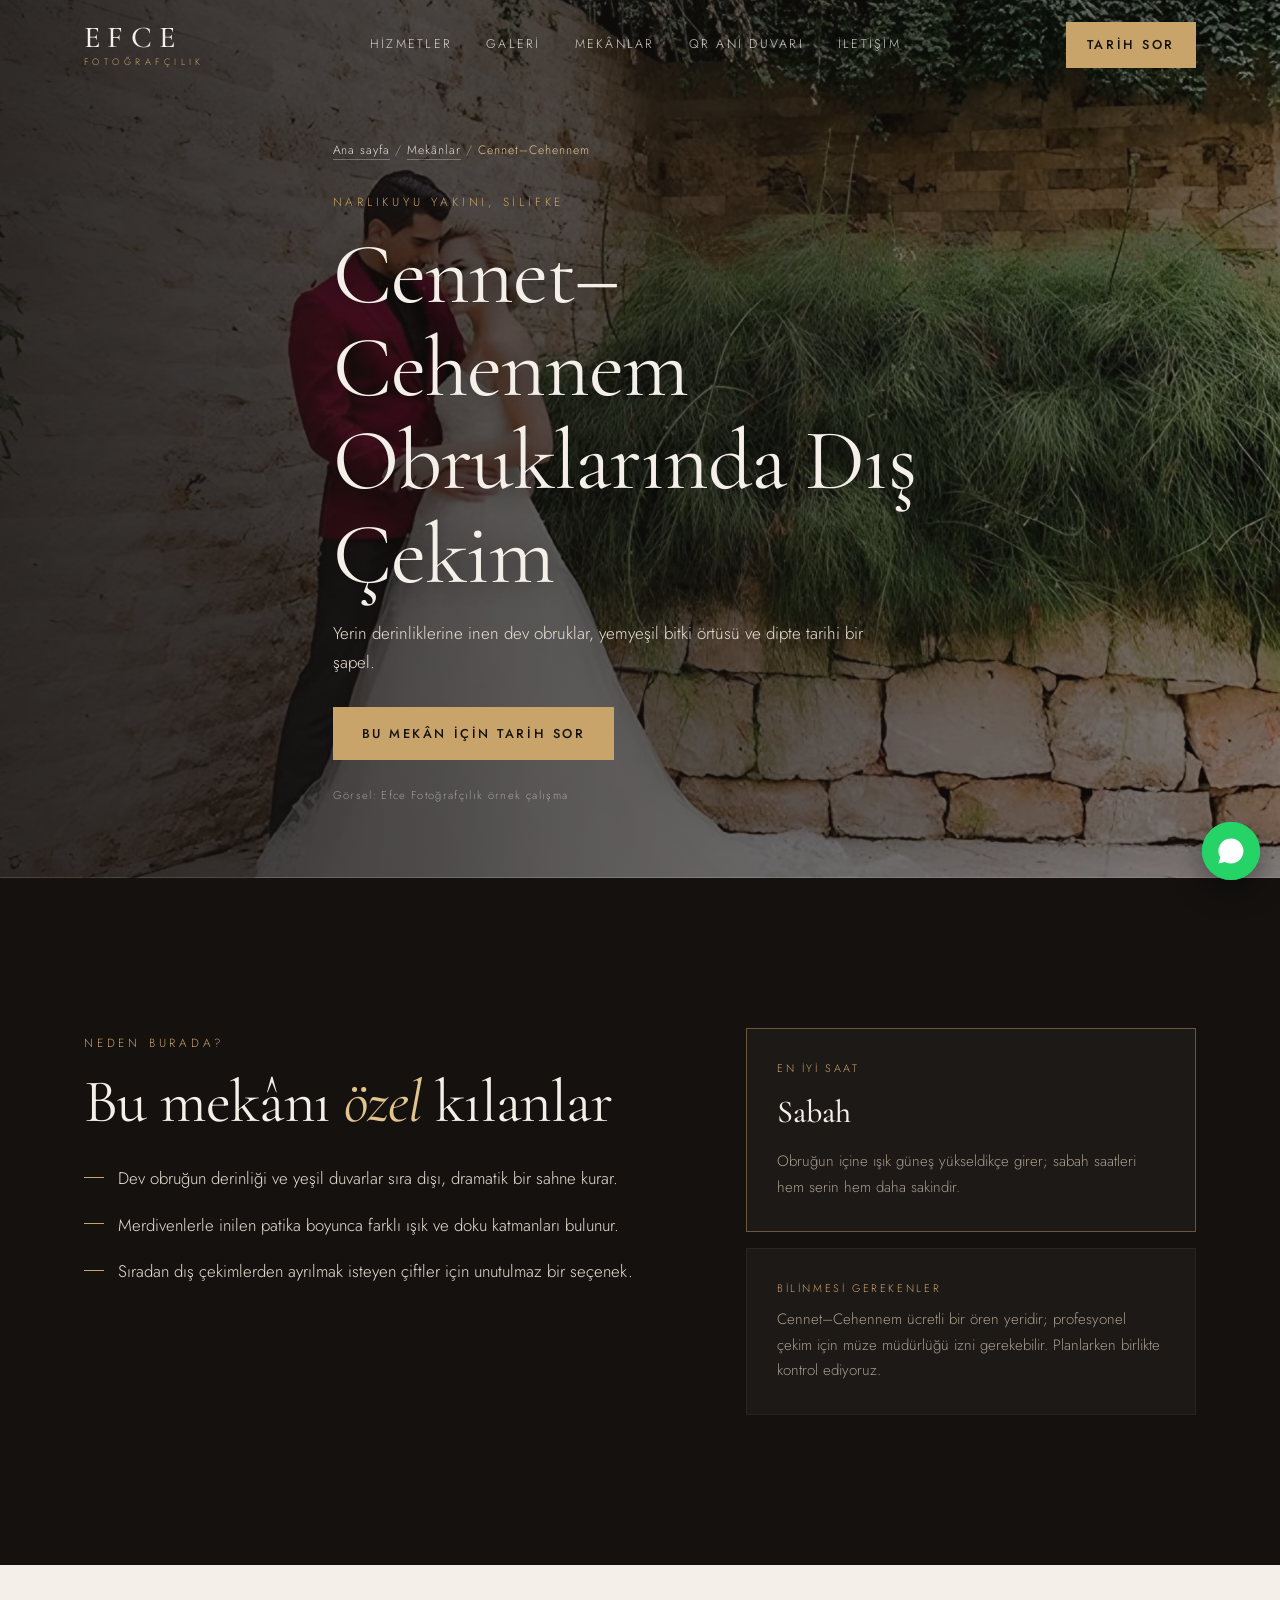
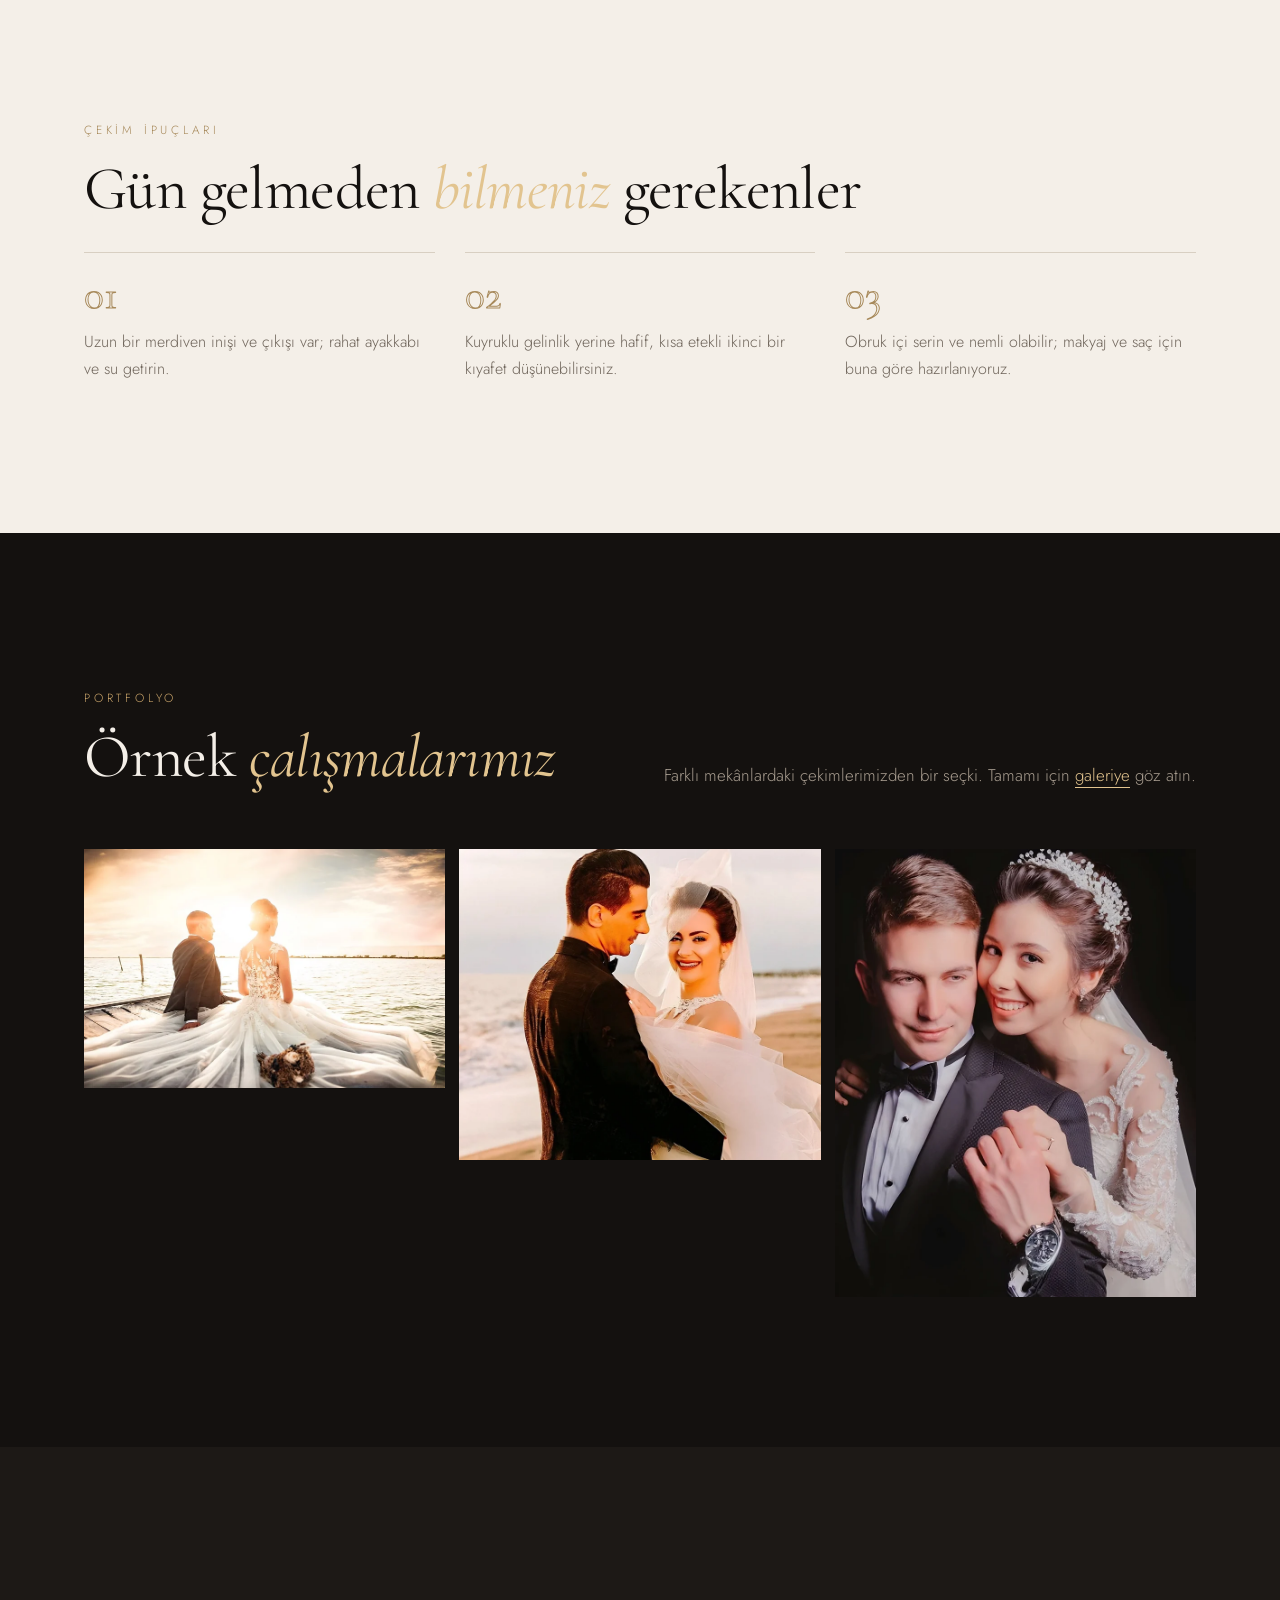
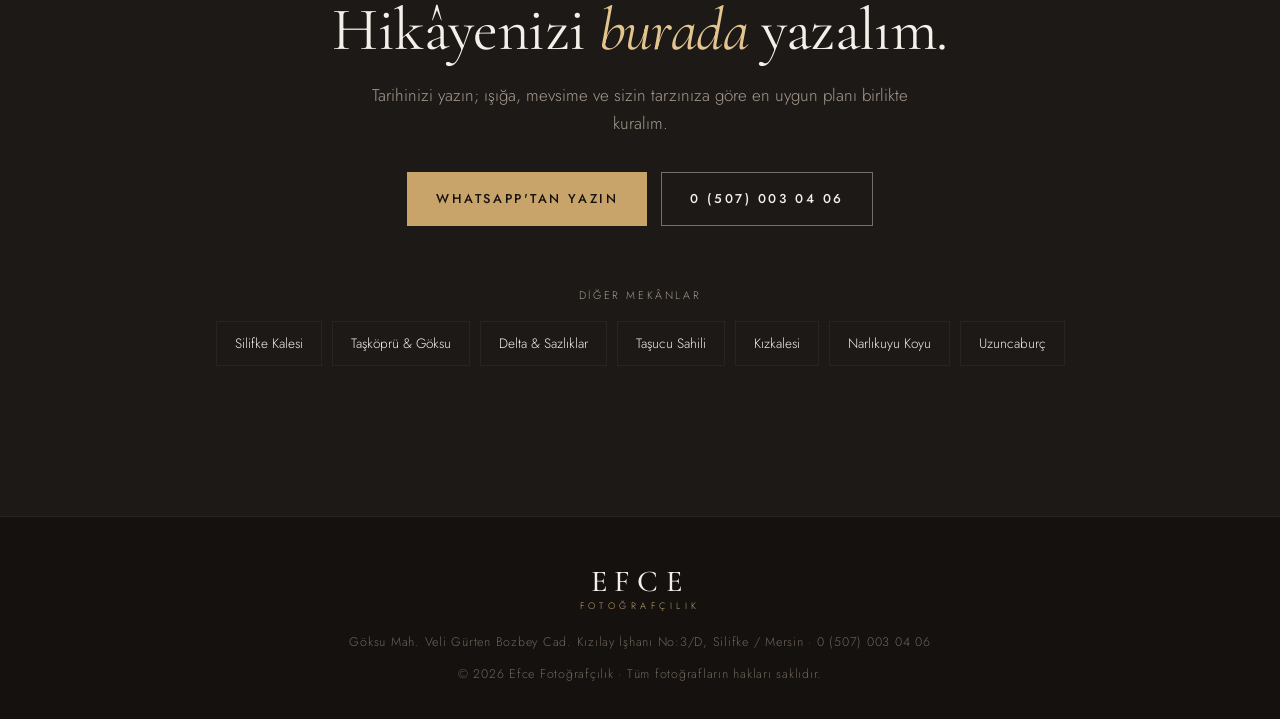
<file: dis-cekim/cennet-cehennem.html>
<!doctype html>
<html lang="tr">
<head>
<meta charset="utf-8">
<meta name="viewport" content="width=device-width, initial-scale=1">
<title>Cennet–Cehennem Obruklarında Dış Çekim · Efce Fotoğrafçılık Silifke</title>
<meta name="description" content="Yerin derinliklerine inen dev obruklar, yemyeşil bitki örtüsü ve dipte tarihi bir şapel. Cennet–Cehennem dış çekim ve düğün fotoğrafları için en iyi saat, ipuçları ve bilinmesi gerekenler.">
<link rel="canonical" href="https://efcefotografcilik.com.tr/dis-cekim/cennet-cehennem.html">
<meta property="og:title" content="Cennet–Cehennem Obruklarında Dış Çekim · Efce Fotoğrafçılık">
<meta property="og:description" content="Yerin derinliklerine inen dev obruklar, yemyeşil bitki örtüsü ve dipte tarihi bir şapel.">
<meta property="og:image" content="https://efcefotografcilik.com.tr/img/p6.jpg">
<meta property="og:type" content="article">
<meta name="theme-color" content="#14110f">
<link rel="icon" href="data:image/svg+xml,<svg xmlns='http://www.w3.org/2000/svg' viewBox='0 0 64 64'><rect width='64' height='64' rx='14' fill='%2314110f'/><circle cx='32' cy='32' r='15' fill='none' stroke='%23c9a46a' stroke-width='4'/><circle cx='32' cy='32' r='5' fill='%23c9a46a'/></svg>">
<link rel="preconnect" href="https://fonts.googleapis.com"><link rel="preconnect" href="https://fonts.gstatic.com" crossorigin>
<link href="https://fonts.googleapis.com/css2?family=Cormorant+Garamond:ital,wght@0,400;0,500;0,600;1,400;1,500&family=Jost:wght@300;400;500&display=swap" rel="stylesheet">
<link rel="stylesheet" href="../assets/site.css?v=3">
<script type="application/ld+json">{"@context": "https://schema.org", "@graph": [{"@type": "Service", "name": "Cennet–Cehennem Obruklarında Dış Çekim", "serviceType": "Dış çekim / düğün fotoğrafçılığı", "areaServed": "Narlıkuyu yakını, Silifke", "provider": {"@type": "ProfessionalService", "name": "Efce Fotoğrafçılık", "telephone": "+905070030406", "url": "https://efcefotografcilik.com.tr", "address": {"@type": "PostalAddress", "streetAddress": "Göksu Mah. Veli Gürten Bozbey Cad. Kızılay İşhanı No:3/D", "postalCode": "33960", "addressLocality": "Silifke", "addressRegion": "Mersin", "addressCountry": "TR"}}}, {"@type": "BreadcrumbList", "itemListElement": [{"@type": "ListItem", "position": 1, "name": "Ana sayfa", "item": "https://efcefotografcilik.com.tr/"}, {"@type": "ListItem", "position": 2, "name": "Dış çekim mekânları", "item": "https://efcefotografcilik.com.tr/#mekanlar"}, {"@type": "ListItem", "position": 3, "name": "Cennet–Cehennem Obruklarında Dış Çekim", "item": "https://efcefotografcilik.com.tr/dis-cekim/cennet-cehennem.html"}]}]}</script>
</head>
<body>
<nav id="nav" class="solid">
  <div class="wrap">
    <a href="../" class="logo" aria-label="Efce Fotoğrafçılık ana sayfa"><b>EFCE</b><small>Fotoğrafçılık</small></a>
    <div class="links" id="links">
      <a href="../#hizmetler">Hizmetler</a>
      <a href="../#galeri">Galeri</a>
      <a href="../#mekanlar">Mekânlar</a>
      <a href="../#qr">QR Anı Duvarı</a>
      <a href="../#iletisim">İletişim</a>
    </div>
    <a class="btn nav-cta" data-wa="Merhaba, çekim tarihi sormak istiyorum." href="#">Tarih Sor</a>
    <button class="burger" id="burger" aria-label="Menü"><svg viewBox="0 0 24 24" stroke="currentColor" stroke-width="1.5" fill="none"><path d="M3 7h18M3 12h18M3 17h18"/></svg></button>
  </div>
</nav>
<header class="page-hero" style="background-image:linear-gradient(90deg,rgba(20,17,15,.85),rgba(20,17,15,.35)),url(../img/p6-1600.webp)">
  <div class="wrap">
    <div class="crumb" role="navigation" aria-label="Konum"><a href="../">Ana sayfa</a> / <a href="../#mekanlar">Mekânlar</a> / <span>Cennet–Cehennem</span></div>
    <span class="eyebrow">Narlıkuyu yakını, Silifke</span>
    <h1>Cennet–Cehennem Obruklarında Dış Çekim</h1>
    <p class="lead">Yerin derinliklerine inen dev obruklar, yemyeşil bitki örtüsü ve dipte tarihi bir şapel.</p>
    <div class="hero-btns"><a class="btn" data-wa="Merhaba, Cennet–Cehennem için dış çekim tarihi sormak istiyorum." href="#">Bu mekân için tarih sor</a></div>
    <p class="photo-note">Görsel: Efce Fotoğrafçılık örnek çalışma</p>
  </div>
</header>

<section class="mekan-detay">
  <div class="wrap md-grid">
    <div class="rv">
      <span class="eyebrow">Neden burada?</span>
      <h2>Bu mekânı <em>özel</em> kılanlar</h2>
      <ul class="tick"><li>Dev obruğun derinliği ve yeşil duvarlar sıra dışı, dramatik bir sahne kurar.</li><li>Merdivenlerle inilen patika boyunca farklı ışık ve doku katmanları bulunur.</li><li>Sıradan dış çekimlerden ayrılmak isteyen çiftler için unutulmaz bir seçenek.</li></ul>
    </div>
    <aside class="rv">
      <div class="when-box"><small>En iyi saat</small><b>Sabah</b><p>Obruğun içine ışık güneş yükseldikçe girer; sabah saatleri hem serin hem daha sakindir.</p></div>
      <div class="info-box"><small>Bilinmesi gerekenler</small><p>Cennet–Cehennem ücretli bir ören yeridir; profesyonel çekim için müze müdürlüğü izni gerekebilir. Planlarken birlikte kontrol ediyoruz.</p></div>
    </aside>
  </div>
</section>

<section class="mekan-ipucu">
  <div class="wrap rv">
    <span class="eyebrow">Çekim ipuçları</span>
    <h2>Gün gelmeden <em>bilmeniz</em> gerekenler</h2>
    <ol class="tips"><li>Uzun bir merdiven inişi ve çıkışı var; rahat ayakkabı ve su getirin.</li><li>Kuyruklu gelinlik yerine hafif, kısa etekli ikinci bir kıyafet düşünebilirsiniz.</li><li>Obruk içi serin ve nemli olabilir; makyaj ve saç için buna göre hazırlanıyoruz.</li></ol>
  </div>
</section>

<section class="mekan-ornek">
  <div class="wrap">
    <div class="sec-head rv"><div><span class="eyebrow">Portfolyo</span><h2>Örnek <em>çalışmalarımız</em></h2></div><p class="lead">Farklı mekânlardaki çekimlerimizden bir seçki. Tamamı için <a href="../#galeri" style="color:var(--gold2);border-bottom:1px solid">galeriye</a> göz atın.</p></div>
    <div class="grid three pswp-gallery"><figure><a href="../img/p5-1600.webp" data-pswp-width="1600" data-pswp-height="1058"><img src="../img/p5-800.webp" srcset="../img/p5-800.webp 800w, ../img/p5-1600.webp 1600w" sizes="(max-width:700px) 100vw, 33vw" alt="Efce Fotoğrafçılık örnek çalışma" loading="lazy"></a></figure><figure><a href="../img/p3-1600.webp" data-pswp-width="1600" data-pswp-height="1374"><img src="../img/p3-800.webp" srcset="../img/p3-800.webp 800w, ../img/p3-1600.webp 1600w" sizes="(max-width:700px) 100vw, 33vw" alt="Efce Fotoğrafçılık örnek çalışma" loading="lazy"></a></figure><figure><a href="../img/p8-1600.webp" data-pswp-width="1600" data-pswp-height="1981"><img src="../img/p8-800.webp" srcset="../img/p8-800.webp 800w, ../img/p8-1600.webp 1600w" sizes="(max-width:700px) 100vw, 33vw" alt="Efce Fotoğrafçılık örnek çalışma" loading="lazy"></a></figure></div>
  </div>
</section>

<section class="mekan-cta">
  <div class="wrap rv">
    <h2>Hikâyenizi <em>burada</em> yazalım.</h2>
    <p class="lead">Tarihinizi yazın; ışığa, mevsime ve sizin tarzınıza göre en uygun planı birlikte kuralım.</p>
    <div class="hero-btns" style="justify-content:center"><a class="btn" data-wa="Merhaba, Cennet–Cehennem için dış çekim planlamak istiyorum." href="#">WhatsApp'tan Yazın</a><a class="btn ghost" href="#" data-tel></a></div>
    <div class="other"><small>Diğer mekânlar</small><div><a href="silifke-kalesi.html">Silifke Kalesi</a><a href="taskopru-goksu.html">Taşköprü &amp; Göksu</a><a href="goksu-deltasi.html">Delta &amp; Sazlıklar</a><a href="tasucu.html">Taşucu Sahili</a><a href="kizkalesi.html">Kızkalesi</a><a href="narlikuyu.html">Narlıkuyu Koyu</a><a href="uzuncaburc.html">Uzuncaburç</a></div></div>
  </div>
</section>
<footer>
  <div class="wrap">
    <a href="../" class="logo"><b>EFCE</b><small>Fotoğrafçılık</small></a>
    <p style="margin-bottom:10px">Göksu Mah. Veli Gürten Bozbey Cad. Kızılay İşhanı No:3/D, Silifke / Mersin · <a href="#" data-tel></a></p>
    <p>© <span class="yil"></span> Efce Fotoğrafçılık · Tüm fotoğrafların hakları saklıdır.</p>
  </div>
</footer>
<a class="wa" data-wa="Merhaba, dış çekim hakkında bilgi almak istiyorum." href="#" aria-label="WhatsApp ile yazın"><svg viewBox="0 0 24 24"><path d="M12 2a10 10 0 0 0-8.6 15.1L2 22l5-1.3A10 10 0 1 0 12 2Z"/></svg></a>
<script src="../assets/site.js?v=3" defer></script>
</body>
</html>
</file>
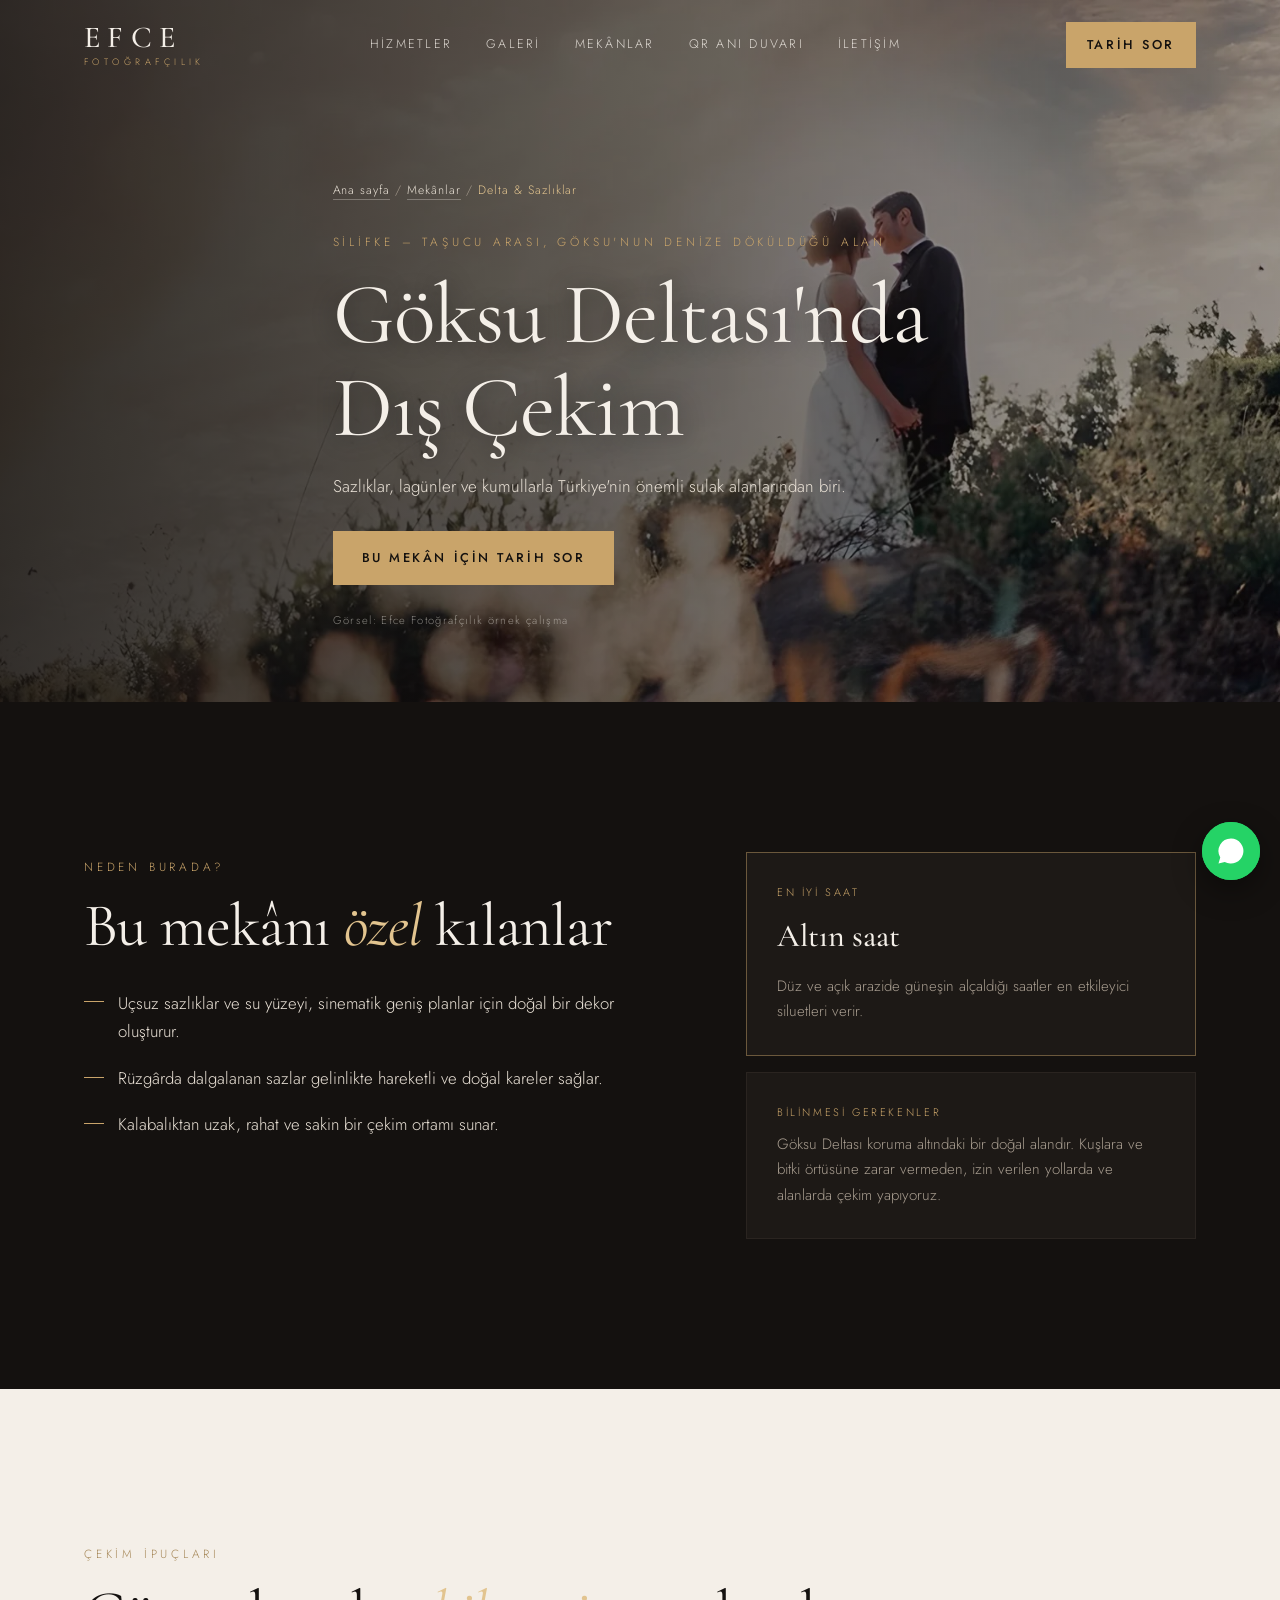
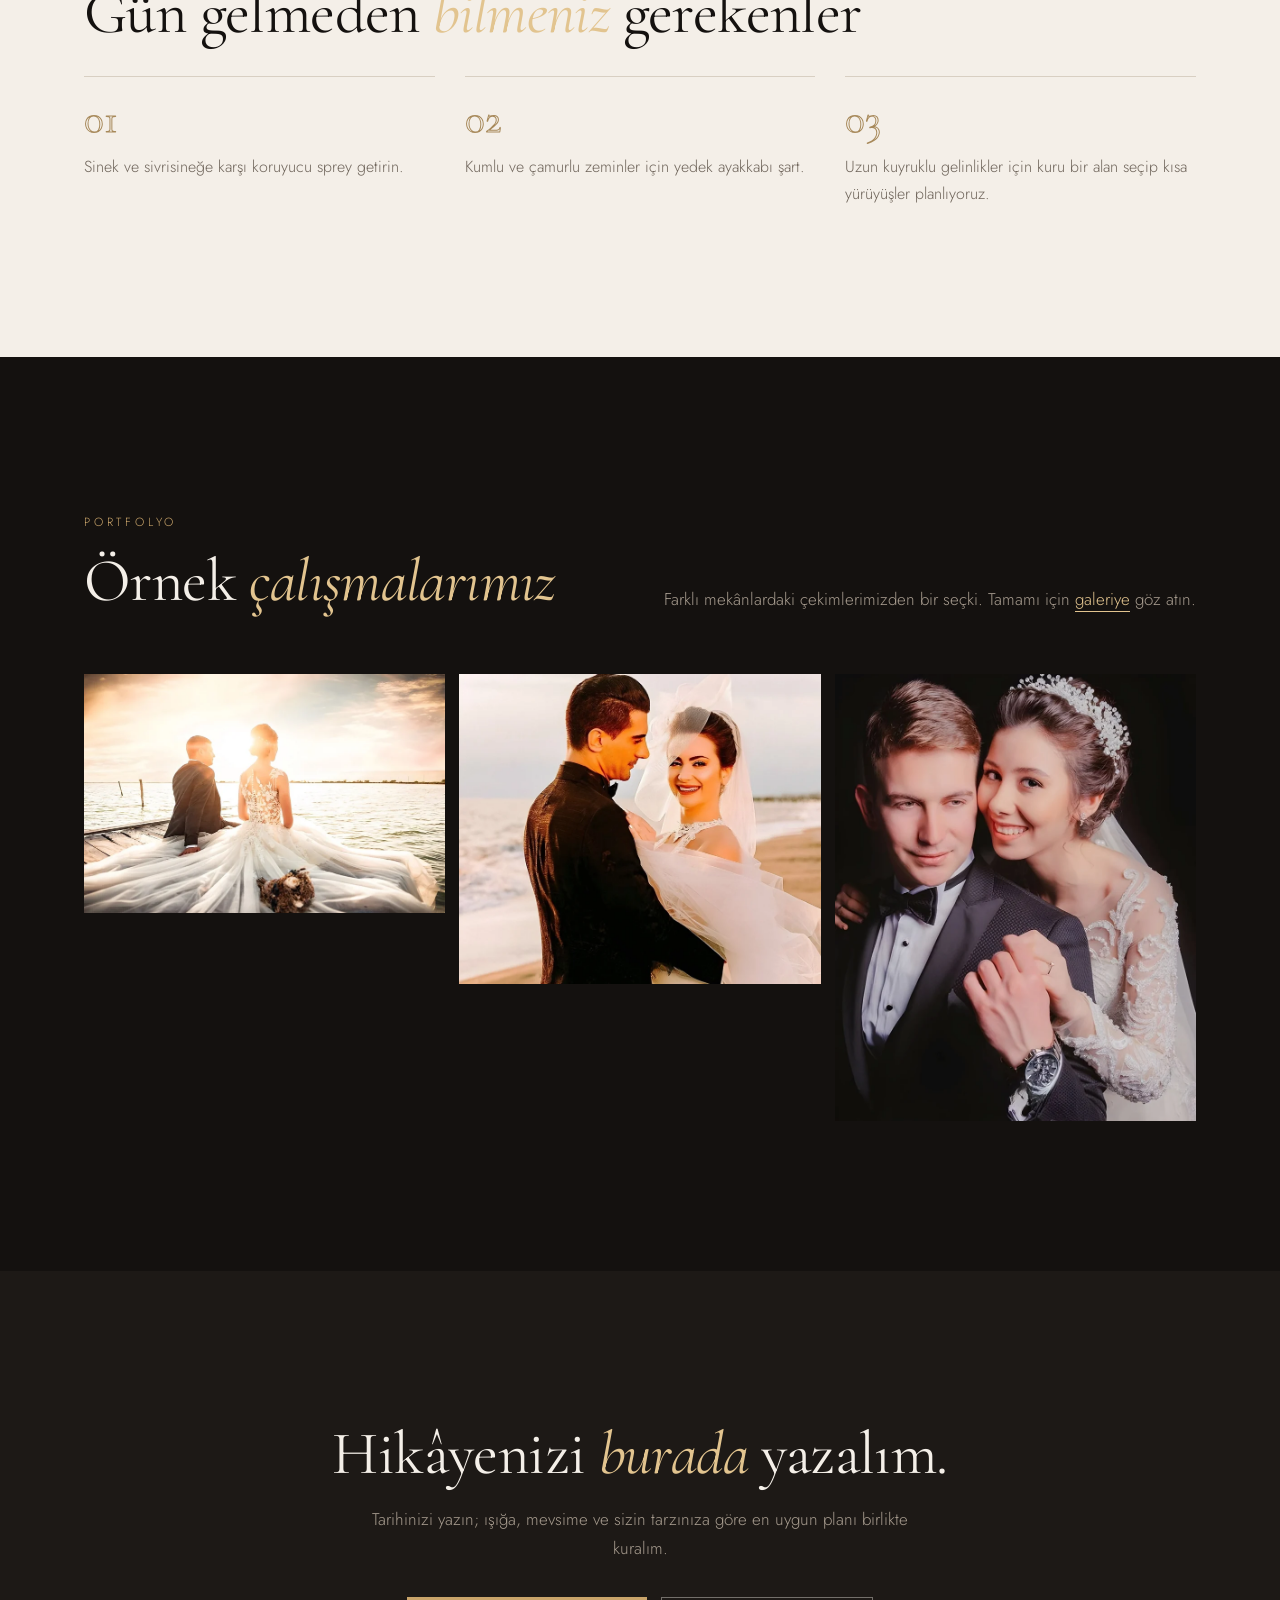
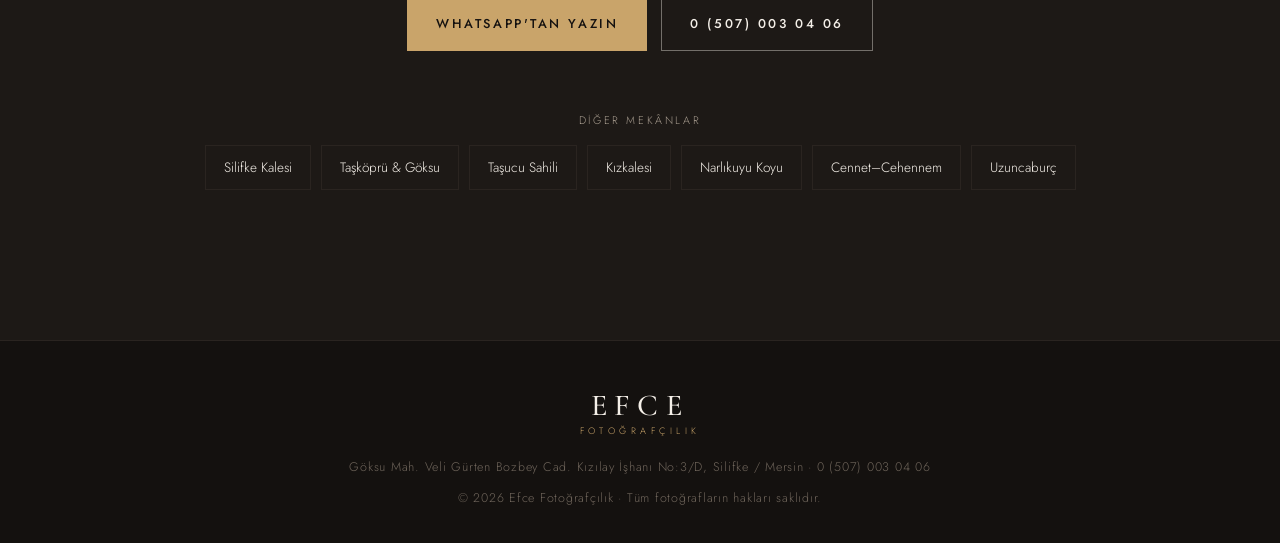
<file: dis-cekim/goksu-deltasi.html>
<!doctype html>
<html lang="tr">
<head>
<meta charset="utf-8">
<meta name="viewport" content="width=device-width, initial-scale=1">
<title>Göksu Deltası&#x27;nda Dış Çekim · Efce Fotoğrafçılık Silifke</title>
<meta name="description" content="Sazlıklar, lagünler ve kumullarla Türkiye&#x27;nin önemli sulak alanlarından biri. Delta &amp; Sazlıklar dış çekim ve düğün fotoğrafları için en iyi saat, ipuçları ve bilinmesi gerekenler.">
<link rel="canonical" href="https://efcefotografcilik.com.tr/dis-cekim/goksu-deltasi.html">
<meta property="og:title" content="Göksu Deltası&#x27;nda Dış Çekim · Efce Fotoğrafçılık">
<meta property="og:description" content="Sazlıklar, lagünler ve kumullarla Türkiye&#x27;nin önemli sulak alanlarından biri.">
<meta property="og:image" content="https://efcefotografcilik.com.tr/img/p2.jpg">
<meta property="og:type" content="article">
<meta name="theme-color" content="#14110f">
<link rel="icon" href="data:image/svg+xml,<svg xmlns='http://www.w3.org/2000/svg' viewBox='0 0 64 64'><rect width='64' height='64' rx='14' fill='%2314110f'/><circle cx='32' cy='32' r='15' fill='none' stroke='%23c9a46a' stroke-width='4'/><circle cx='32' cy='32' r='5' fill='%23c9a46a'/></svg>">
<link rel="preconnect" href="https://fonts.googleapis.com"><link rel="preconnect" href="https://fonts.gstatic.com" crossorigin>
<link href="https://fonts.googleapis.com/css2?family=Cormorant+Garamond:ital,wght@0,400;0,500;0,600;1,400;1,500&family=Jost:wght@300;400;500&display=swap" rel="stylesheet">
<link rel="stylesheet" href="../assets/site.css?v=3">
<script type="application/ld+json">{"@context": "https://schema.org", "@graph": [{"@type": "Service", "name": "Göksu Deltası'nda Dış Çekim", "serviceType": "Dış çekim / düğün fotoğrafçılığı", "areaServed": "Silifke – Taşucu arası, Göksu'nun denize döküldüğü alan", "provider": {"@type": "ProfessionalService", "name": "Efce Fotoğrafçılık", "telephone": "+905070030406", "url": "https://efcefotografcilik.com.tr", "address": {"@type": "PostalAddress", "streetAddress": "Göksu Mah. Veli Gürten Bozbey Cad. Kızılay İşhanı No:3/D", "postalCode": "33960", "addressLocality": "Silifke", "addressRegion": "Mersin", "addressCountry": "TR"}}}, {"@type": "BreadcrumbList", "itemListElement": [{"@type": "ListItem", "position": 1, "name": "Ana sayfa", "item": "https://efcefotografcilik.com.tr/"}, {"@type": "ListItem", "position": 2, "name": "Dış çekim mekânları", "item": "https://efcefotografcilik.com.tr/#mekanlar"}, {"@type": "ListItem", "position": 3, "name": "Göksu Deltası'nda Dış Çekim", "item": "https://efcefotografcilik.com.tr/dis-cekim/goksu-deltasi.html"}]}]}</script>
</head>
<body>
<nav id="nav" class="solid">
  <div class="wrap">
    <a href="../" class="logo" aria-label="Efce Fotoğrafçılık ana sayfa"><b>EFCE</b><small>Fotoğrafçılık</small></a>
    <div class="links" id="links">
      <a href="../#hizmetler">Hizmetler</a>
      <a href="../#galeri">Galeri</a>
      <a href="../#mekanlar">Mekânlar</a>
      <a href="../#qr">QR Anı Duvarı</a>
      <a href="../#iletisim">İletişim</a>
    </div>
    <a class="btn nav-cta" data-wa="Merhaba, çekim tarihi sormak istiyorum." href="#">Tarih Sor</a>
    <button class="burger" id="burger" aria-label="Menü"><svg viewBox="0 0 24 24" stroke="currentColor" stroke-width="1.5" fill="none"><path d="M3 7h18M3 12h18M3 17h18"/></svg></button>
  </div>
</nav>
<header class="page-hero" style="background-image:linear-gradient(90deg,rgba(20,17,15,.85),rgba(20,17,15,.35)),url(../img/p2-1600.webp)">
  <div class="wrap">
    <div class="crumb" role="navigation" aria-label="Konum"><a href="../">Ana sayfa</a> / <a href="../#mekanlar">Mekânlar</a> / <span>Delta &amp; Sazlıklar</span></div>
    <span class="eyebrow">Silifke – Taşucu arası, Göksu&#x27;nun denize döküldüğü alan</span>
    <h1>Göksu Deltası&#x27;nda Dış Çekim</h1>
    <p class="lead">Sazlıklar, lagünler ve kumullarla Türkiye&#x27;nin önemli sulak alanlarından biri.</p>
    <div class="hero-btns"><a class="btn" data-wa="Merhaba, Delta &amp; Sazlıklar için dış çekim tarihi sormak istiyorum." href="#">Bu mekân için tarih sor</a></div>
    <p class="photo-note">Görsel: Efce Fotoğrafçılık örnek çalışma</p>
  </div>
</header>

<section class="mekan-detay">
  <div class="wrap md-grid">
    <div class="rv">
      <span class="eyebrow">Neden burada?</span>
      <h2>Bu mekânı <em>özel</em> kılanlar</h2>
      <ul class="tick"><li>Uçsuz sazlıklar ve su yüzeyi, sinematik geniş planlar için doğal bir dekor oluşturur.</li><li>Rüzgârda dalgalanan sazlar gelinlikte hareketli ve doğal kareler sağlar.</li><li>Kalabalıktan uzak, rahat ve sakin bir çekim ortamı sunar.</li></ul>
    </div>
    <aside class="rv">
      <div class="when-box"><small>En iyi saat</small><b>Altın saat</b><p>Düz ve açık arazide güneşin alçaldığı saatler en etkileyici siluetleri verir.</p></div>
      <div class="info-box"><small>Bilinmesi gerekenler</small><p>Göksu Deltası koruma altındaki bir doğal alandır. Kuşlara ve bitki örtüsüne zarar vermeden, izin verilen yollarda ve alanlarda çekim yapıyoruz.</p></div>
    </aside>
  </div>
</section>

<section class="mekan-ipucu">
  <div class="wrap rv">
    <span class="eyebrow">Çekim ipuçları</span>
    <h2>Gün gelmeden <em>bilmeniz</em> gerekenler</h2>
    <ol class="tips"><li>Sinek ve sivrisineğe karşı koruyucu sprey getirin.</li><li>Kumlu ve çamurlu zeminler için yedek ayakkabı şart.</li><li>Uzun kuyruklu gelinlikler için kuru bir alan seçip kısa yürüyüşler planlıyoruz.</li></ol>
  </div>
</section>

<section class="mekan-ornek">
  <div class="wrap">
    <div class="sec-head rv"><div><span class="eyebrow">Portfolyo</span><h2>Örnek <em>çalışmalarımız</em></h2></div><p class="lead">Farklı mekânlardaki çekimlerimizden bir seçki. Tamamı için <a href="../#galeri" style="color:var(--gold2);border-bottom:1px solid">galeriye</a> göz atın.</p></div>
    <div class="grid three pswp-gallery"><figure><a href="../img/p5-1600.webp" data-pswp-width="1600" data-pswp-height="1058"><img src="../img/p5-800.webp" srcset="../img/p5-800.webp 800w, ../img/p5-1600.webp 1600w" sizes="(max-width:700px) 100vw, 33vw" alt="Efce Fotoğrafçılık örnek çalışma" loading="lazy"></a></figure><figure><a href="../img/p3-1600.webp" data-pswp-width="1600" data-pswp-height="1374"><img src="../img/p3-800.webp" srcset="../img/p3-800.webp 800w, ../img/p3-1600.webp 1600w" sizes="(max-width:700px) 100vw, 33vw" alt="Efce Fotoğrafçılık örnek çalışma" loading="lazy"></a></figure><figure><a href="../img/p8-1600.webp" data-pswp-width="1600" data-pswp-height="1981"><img src="../img/p8-800.webp" srcset="../img/p8-800.webp 800w, ../img/p8-1600.webp 1600w" sizes="(max-width:700px) 100vw, 33vw" alt="Efce Fotoğrafçılık örnek çalışma" loading="lazy"></a></figure></div>
  </div>
</section>

<section class="mekan-cta">
  <div class="wrap rv">
    <h2>Hikâyenizi <em>burada</em> yazalım.</h2>
    <p class="lead">Tarihinizi yazın; ışığa, mevsime ve sizin tarzınıza göre en uygun planı birlikte kuralım.</p>
    <div class="hero-btns" style="justify-content:center"><a class="btn" data-wa="Merhaba, Delta &amp; Sazlıklar için dış çekim planlamak istiyorum." href="#">WhatsApp'tan Yazın</a><a class="btn ghost" href="#" data-tel></a></div>
    <div class="other"><small>Diğer mekânlar</small><div><a href="silifke-kalesi.html">Silifke Kalesi</a><a href="taskopru-goksu.html">Taşköprü &amp; Göksu</a><a href="tasucu.html">Taşucu Sahili</a><a href="kizkalesi.html">Kızkalesi</a><a href="narlikuyu.html">Narlıkuyu Koyu</a><a href="cennet-cehennem.html">Cennet–Cehennem</a><a href="uzuncaburc.html">Uzuncaburç</a></div></div>
  </div>
</section>
<footer>
  <div class="wrap">
    <a href="../" class="logo"><b>EFCE</b><small>Fotoğrafçılık</small></a>
    <p style="margin-bottom:10px">Göksu Mah. Veli Gürten Bozbey Cad. Kızılay İşhanı No:3/D, Silifke / Mersin · <a href="#" data-tel></a></p>
    <p>© <span class="yil"></span> Efce Fotoğrafçılık · Tüm fotoğrafların hakları saklıdır.</p>
  </div>
</footer>
<a class="wa" data-wa="Merhaba, dış çekim hakkında bilgi almak istiyorum." href="#" aria-label="WhatsApp ile yazın"><svg viewBox="0 0 24 24"><path d="M12 2a10 10 0 0 0-8.6 15.1L2 22l5-1.3A10 10 0 1 0 12 2Z"/></svg></a>
<script src="../assets/site.js?v=3" defer></script>
</body>
</html>
</file>
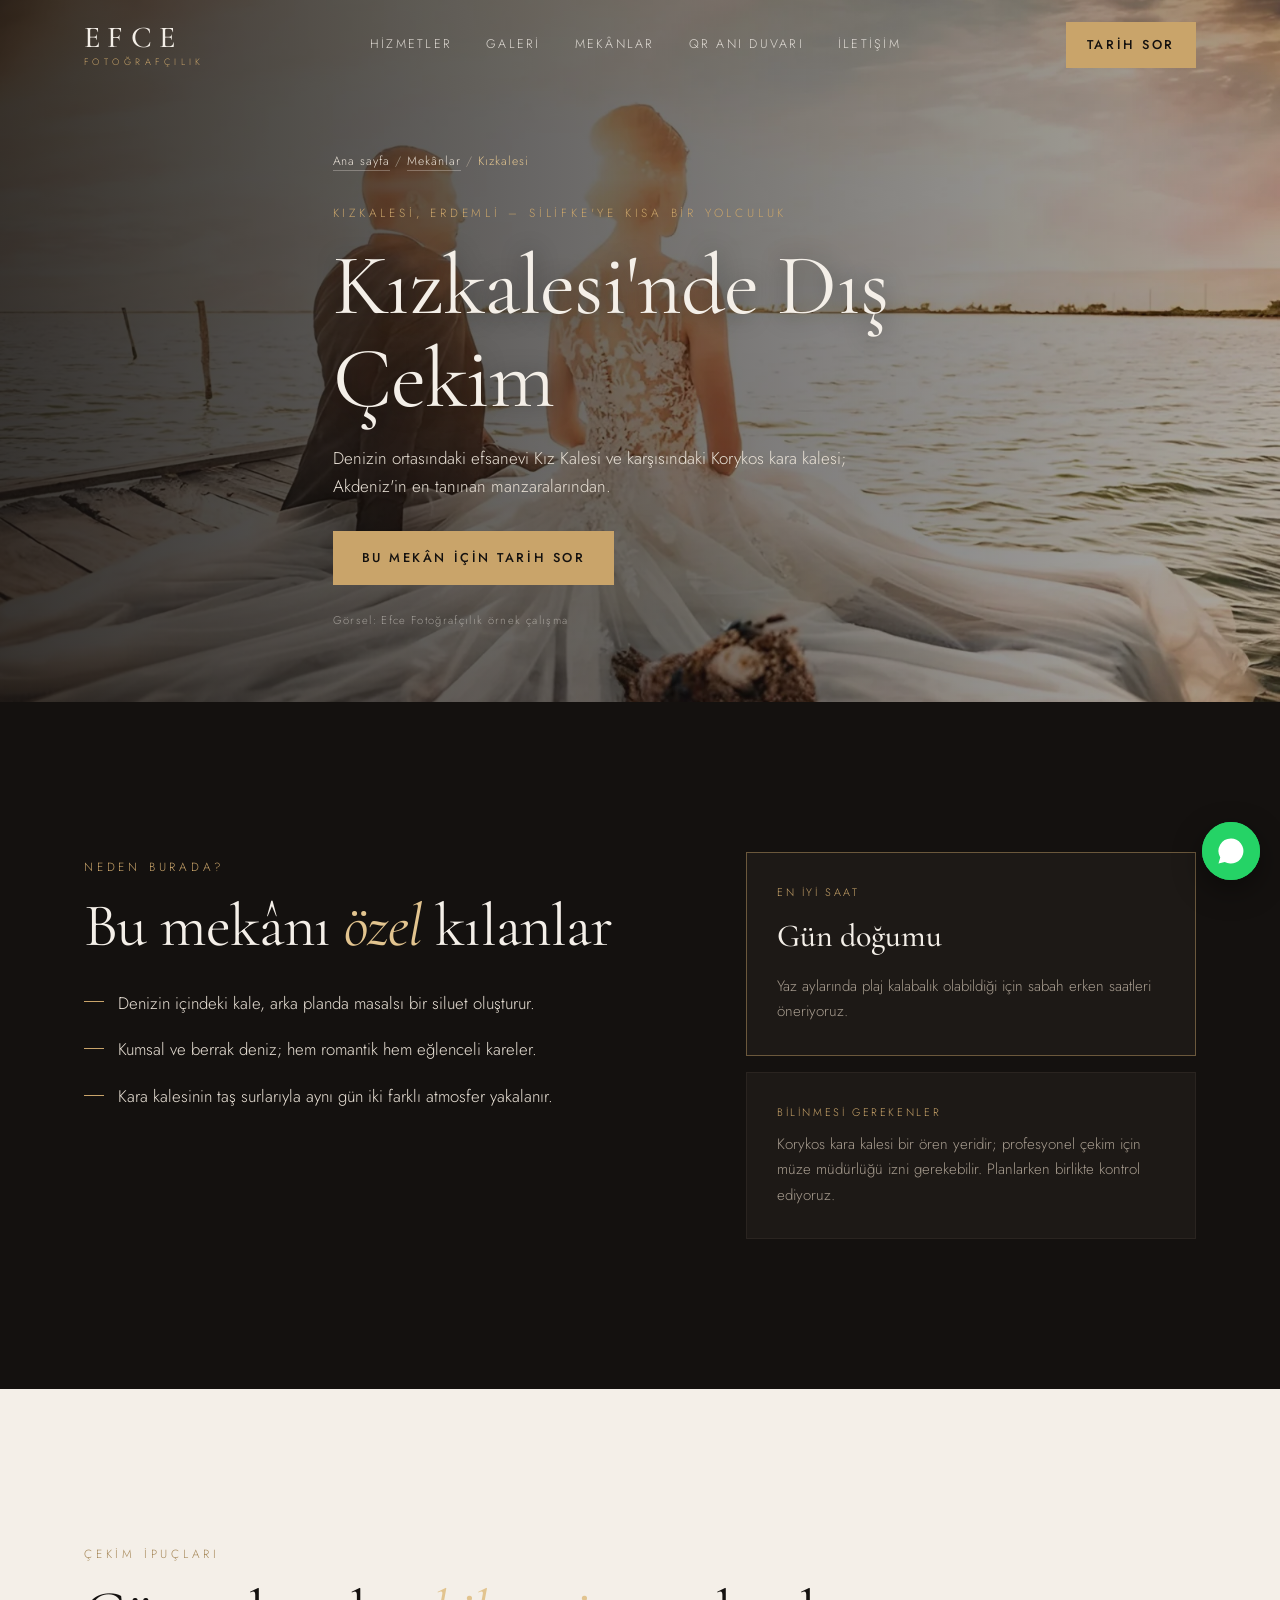
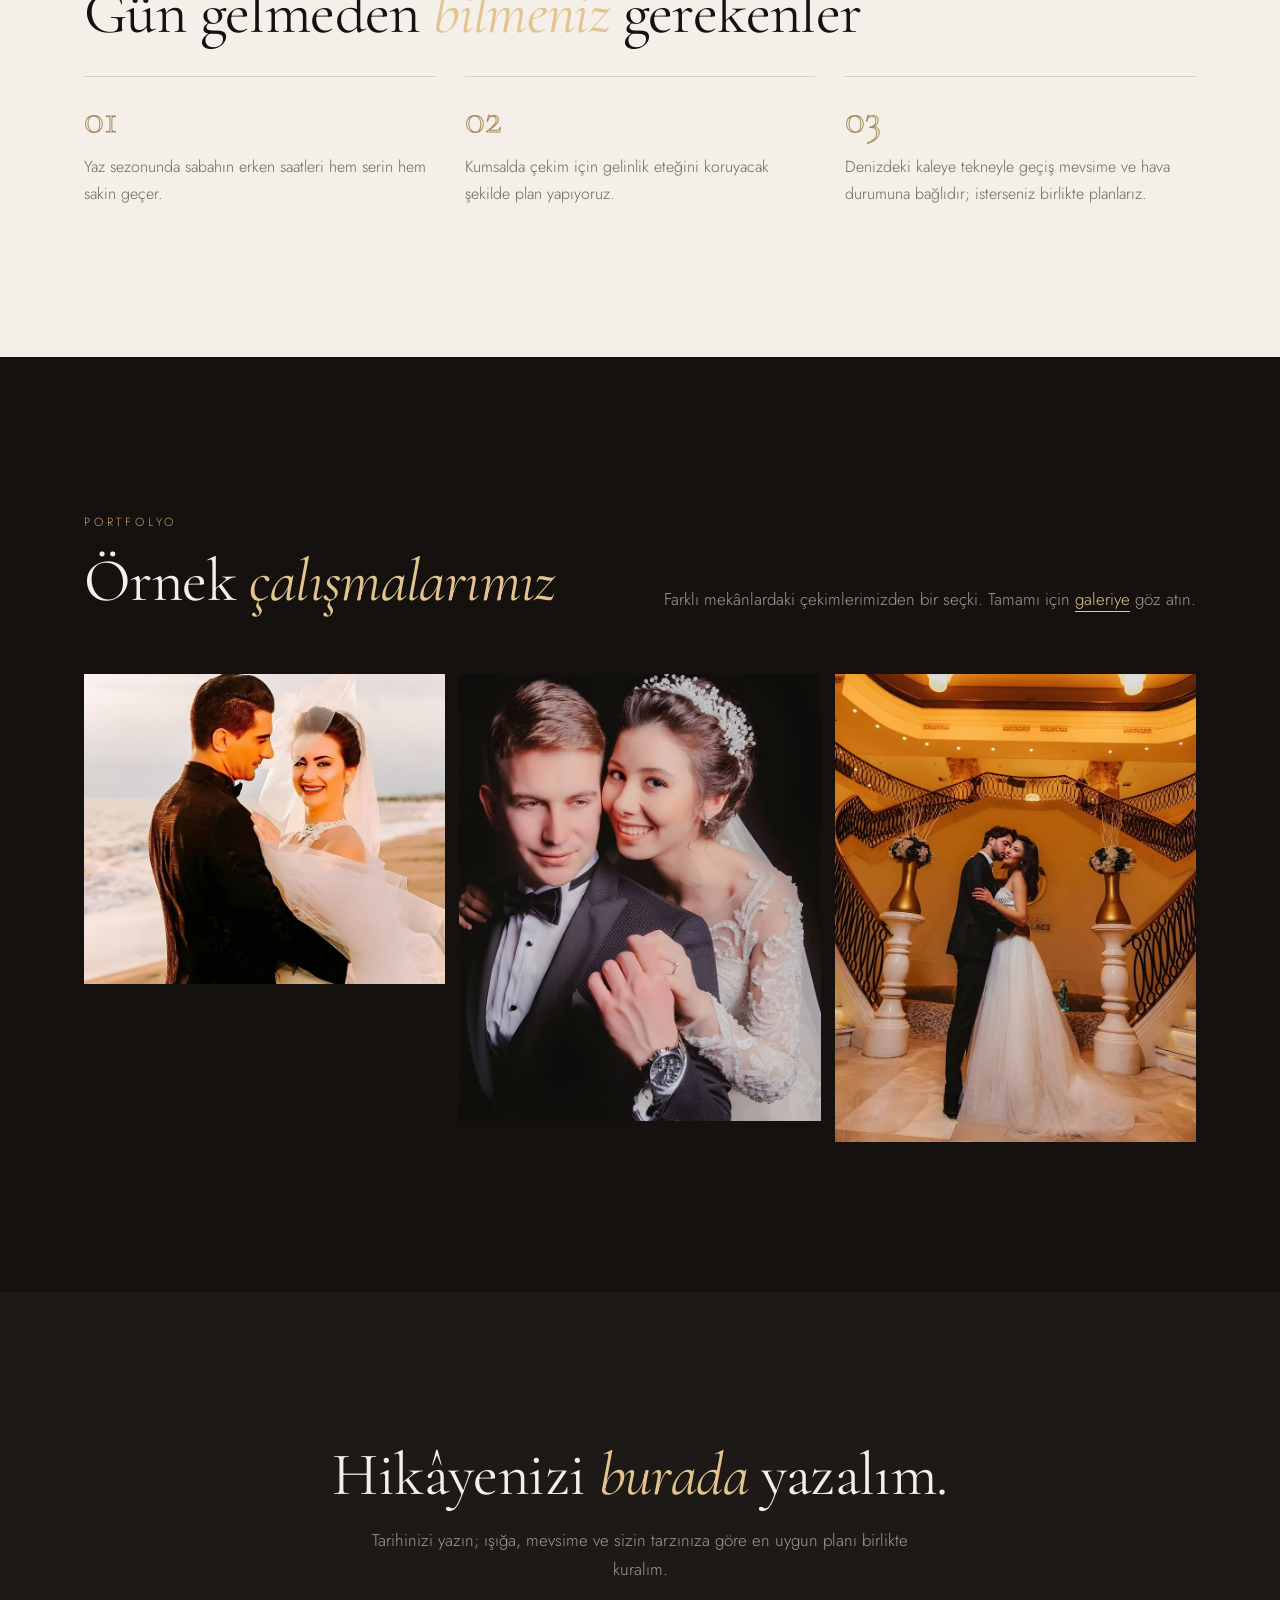
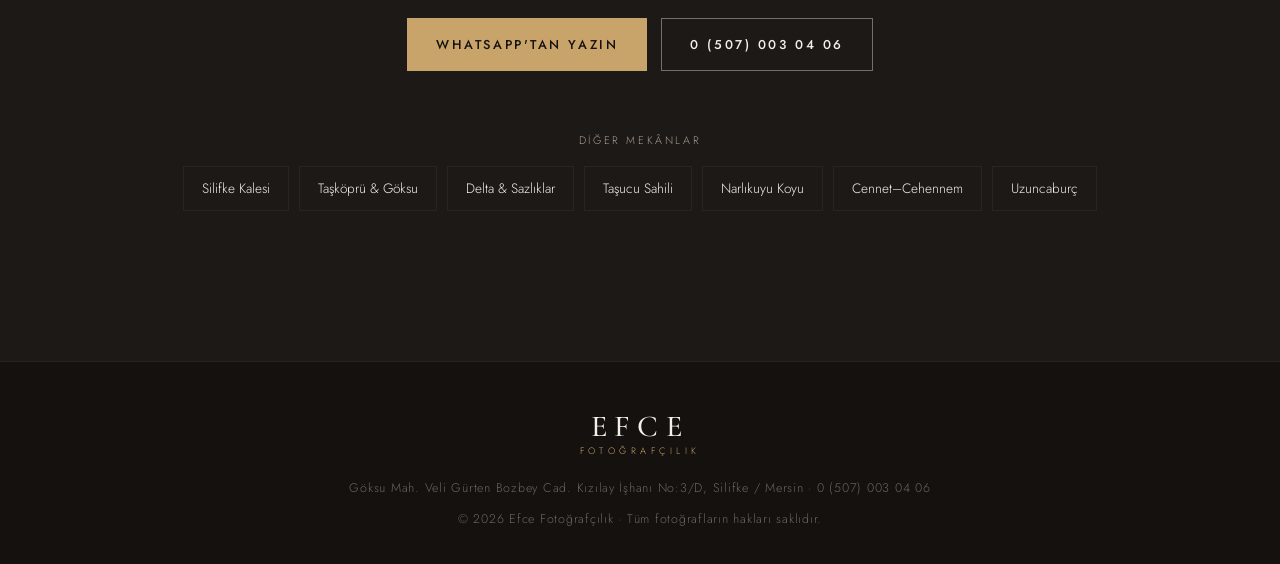
<file: dis-cekim/kizkalesi.html>
<!doctype html>
<html lang="tr">
<head>
<meta charset="utf-8">
<meta name="viewport" content="width=device-width, initial-scale=1">
<title>Kızkalesi&#x27;nde Dış Çekim · Efce Fotoğrafçılık Silifke</title>
<meta name="description" content="Denizin ortasındaki efsanevi Kız Kalesi ve karşısındaki Korykos kara kalesi; Akdeniz&#x27;in en tanınan manzaralarından. Kızkalesi dış çekim ve düğün fotoğrafları için en iyi saat, ipuçları ve bilinmesi gerekenler.">
<link rel="canonical" href="https://efcefotografcilik.com.tr/dis-cekim/kizkalesi.html">
<meta property="og:title" content="Kızkalesi&#x27;nde Dış Çekim · Efce Fotoğrafçılık">
<meta property="og:description" content="Denizin ortasındaki efsanevi Kız Kalesi ve karşısındaki Korykos kara kalesi; Akdeniz&#x27;in en tanınan manzaralarından.">
<meta property="og:image" content="https://efcefotografcilik.com.tr/img/p5.jpg">
<meta property="og:type" content="article">
<meta name="theme-color" content="#14110f">
<link rel="icon" href="data:image/svg+xml,<svg xmlns='http://www.w3.org/2000/svg' viewBox='0 0 64 64'><rect width='64' height='64' rx='14' fill='%2314110f'/><circle cx='32' cy='32' r='15' fill='none' stroke='%23c9a46a' stroke-width='4'/><circle cx='32' cy='32' r='5' fill='%23c9a46a'/></svg>">
<link rel="preconnect" href="https://fonts.googleapis.com"><link rel="preconnect" href="https://fonts.gstatic.com" crossorigin>
<link href="https://fonts.googleapis.com/css2?family=Cormorant+Garamond:ital,wght@0,400;0,500;0,600;1,400;1,500&family=Jost:wght@300;400;500&display=swap" rel="stylesheet">
<link rel="stylesheet" href="../assets/site.css?v=3">
<script type="application/ld+json">{"@context": "https://schema.org", "@graph": [{"@type": "Service", "name": "Kızkalesi'nde Dış Çekim", "serviceType": "Dış çekim / düğün fotoğrafçılığı", "areaServed": "Kızkalesi, Erdemli – Silifke'ye kısa bir yolculuk", "provider": {"@type": "ProfessionalService", "name": "Efce Fotoğrafçılık", "telephone": "+905070030406", "url": "https://efcefotografcilik.com.tr", "address": {"@type": "PostalAddress", "streetAddress": "Göksu Mah. Veli Gürten Bozbey Cad. Kızılay İşhanı No:3/D", "postalCode": "33960", "addressLocality": "Silifke", "addressRegion": "Mersin", "addressCountry": "TR"}}}, {"@type": "BreadcrumbList", "itemListElement": [{"@type": "ListItem", "position": 1, "name": "Ana sayfa", "item": "https://efcefotografcilik.com.tr/"}, {"@type": "ListItem", "position": 2, "name": "Dış çekim mekânları", "item": "https://efcefotografcilik.com.tr/#mekanlar"}, {"@type": "ListItem", "position": 3, "name": "Kızkalesi'nde Dış Çekim", "item": "https://efcefotografcilik.com.tr/dis-cekim/kizkalesi.html"}]}]}</script>
</head>
<body>
<nav id="nav" class="solid">
  <div class="wrap">
    <a href="../" class="logo" aria-label="Efce Fotoğrafçılık ana sayfa"><b>EFCE</b><small>Fotoğrafçılık</small></a>
    <div class="links" id="links">
      <a href="../#hizmetler">Hizmetler</a>
      <a href="../#galeri">Galeri</a>
      <a href="../#mekanlar">Mekânlar</a>
      <a href="../#qr">QR Anı Duvarı</a>
      <a href="../#iletisim">İletişim</a>
    </div>
    <a class="btn nav-cta" data-wa="Merhaba, çekim tarihi sormak istiyorum." href="#">Tarih Sor</a>
    <button class="burger" id="burger" aria-label="Menü"><svg viewBox="0 0 24 24" stroke="currentColor" stroke-width="1.5" fill="none"><path d="M3 7h18M3 12h18M3 17h18"/></svg></button>
  </div>
</nav>
<header class="page-hero" style="background-image:linear-gradient(90deg,rgba(20,17,15,.85),rgba(20,17,15,.35)),url(../img/p5-1600.webp)">
  <div class="wrap">
    <div class="crumb" role="navigation" aria-label="Konum"><a href="../">Ana sayfa</a> / <a href="../#mekanlar">Mekânlar</a> / <span>Kızkalesi</span></div>
    <span class="eyebrow">Kızkalesi, Erdemli – Silifke&#x27;ye kısa bir yolculuk</span>
    <h1>Kızkalesi&#x27;nde Dış Çekim</h1>
    <p class="lead">Denizin ortasındaki efsanevi Kız Kalesi ve karşısındaki Korykos kara kalesi; Akdeniz&#x27;in en tanınan manzaralarından.</p>
    <div class="hero-btns"><a class="btn" data-wa="Merhaba, Kızkalesi için dış çekim tarihi sormak istiyorum." href="#">Bu mekân için tarih sor</a></div>
    <p class="photo-note">Görsel: Efce Fotoğrafçılık örnek çalışma</p>
  </div>
</header>

<section class="mekan-detay">
  <div class="wrap md-grid">
    <div class="rv">
      <span class="eyebrow">Neden burada?</span>
      <h2>Bu mekânı <em>özel</em> kılanlar</h2>
      <ul class="tick"><li>Denizin içindeki kale, arka planda masalsı bir siluet oluşturur.</li><li>Kumsal ve berrak deniz; hem romantik hem eğlenceli kareler.</li><li>Kara kalesinin taş surlarıyla aynı gün iki farklı atmosfer yakalanır.</li></ul>
    </div>
    <aside class="rv">
      <div class="when-box"><small>En iyi saat</small><b>Gün doğumu</b><p>Yaz aylarında plaj kalabalık olabildiği için sabah erken saatleri öneriyoruz.</p></div>
      <div class="info-box"><small>Bilinmesi gerekenler</small><p>Korykos kara kalesi bir ören yeridir; profesyonel çekim için müze müdürlüğü izni gerekebilir. Planlarken birlikte kontrol ediyoruz.</p></div>
    </aside>
  </div>
</section>

<section class="mekan-ipucu">
  <div class="wrap rv">
    <span class="eyebrow">Çekim ipuçları</span>
    <h2>Gün gelmeden <em>bilmeniz</em> gerekenler</h2>
    <ol class="tips"><li>Yaz sezonunda sabahın erken saatleri hem serin hem sakin geçer.</li><li>Kumsalda çekim için gelinlik eteğini koruyacak şekilde plan yapıyoruz.</li><li>Denizdeki kaleye tekneyle geçiş mevsime ve hava durumuna bağlıdır; isterseniz birlikte planlarız.</li></ol>
  </div>
</section>

<section class="mekan-ornek">
  <div class="wrap">
    <div class="sec-head rv"><div><span class="eyebrow">Portfolyo</span><h2>Örnek <em>çalışmalarımız</em></h2></div><p class="lead">Farklı mekânlardaki çekimlerimizden bir seçki. Tamamı için <a href="../#galeri" style="color:var(--gold2);border-bottom:1px solid">galeriye</a> göz atın.</p></div>
    <div class="grid three pswp-gallery"><figure><a href="../img/p3-1600.webp" data-pswp-width="1600" data-pswp-height="1374"><img src="../img/p3-800.webp" srcset="../img/p3-800.webp 800w, ../img/p3-1600.webp 1600w" sizes="(max-width:700px) 100vw, 33vw" alt="Efce Fotoğrafçılık örnek çalışma" loading="lazy"></a></figure><figure><a href="../img/p8-1600.webp" data-pswp-width="1600" data-pswp-height="1981"><img src="../img/p8-800.webp" srcset="../img/p8-800.webp 800w, ../img/p8-1600.webp 1600w" sizes="(max-width:700px) 100vw, 33vw" alt="Efce Fotoğrafçılık örnek çalışma" loading="lazy"></a></figure><figure><a href="../img/p9-1600.webp" data-pswp-width="1543" data-pswp-height="2000"><img src="../img/p9-800.webp" srcset="../img/p9-800.webp 800w, ../img/p9-1600.webp 1543w" sizes="(max-width:700px) 100vw, 33vw" alt="Efce Fotoğrafçılık örnek çalışma" loading="lazy"></a></figure></div>
  </div>
</section>

<section class="mekan-cta">
  <div class="wrap rv">
    <h2>Hikâyenizi <em>burada</em> yazalım.</h2>
    <p class="lead">Tarihinizi yazın; ışığa, mevsime ve sizin tarzınıza göre en uygun planı birlikte kuralım.</p>
    <div class="hero-btns" style="justify-content:center"><a class="btn" data-wa="Merhaba, Kızkalesi için dış çekim planlamak istiyorum." href="#">WhatsApp'tan Yazın</a><a class="btn ghost" href="#" data-tel></a></div>
    <div class="other"><small>Diğer mekânlar</small><div><a href="silifke-kalesi.html">Silifke Kalesi</a><a href="taskopru-goksu.html">Taşköprü &amp; Göksu</a><a href="goksu-deltasi.html">Delta &amp; Sazlıklar</a><a href="tasucu.html">Taşucu Sahili</a><a href="narlikuyu.html">Narlıkuyu Koyu</a><a href="cennet-cehennem.html">Cennet–Cehennem</a><a href="uzuncaburc.html">Uzuncaburç</a></div></div>
  </div>
</section>
<footer>
  <div class="wrap">
    <a href="../" class="logo"><b>EFCE</b><small>Fotoğrafçılık</small></a>
    <p style="margin-bottom:10px">Göksu Mah. Veli Gürten Bozbey Cad. Kızılay İşhanı No:3/D, Silifke / Mersin · <a href="#" data-tel></a></p>
    <p>© <span class="yil"></span> Efce Fotoğrafçılık · Tüm fotoğrafların hakları saklıdır.</p>
  </div>
</footer>
<a class="wa" data-wa="Merhaba, dış çekim hakkında bilgi almak istiyorum." href="#" aria-label="WhatsApp ile yazın"><svg viewBox="0 0 24 24"><path d="M12 2a10 10 0 0 0-8.6 15.1L2 22l5-1.3A10 10 0 1 0 12 2Z"/></svg></a>
<script src="../assets/site.js?v=3" defer></script>
</body>
</html>
</file>
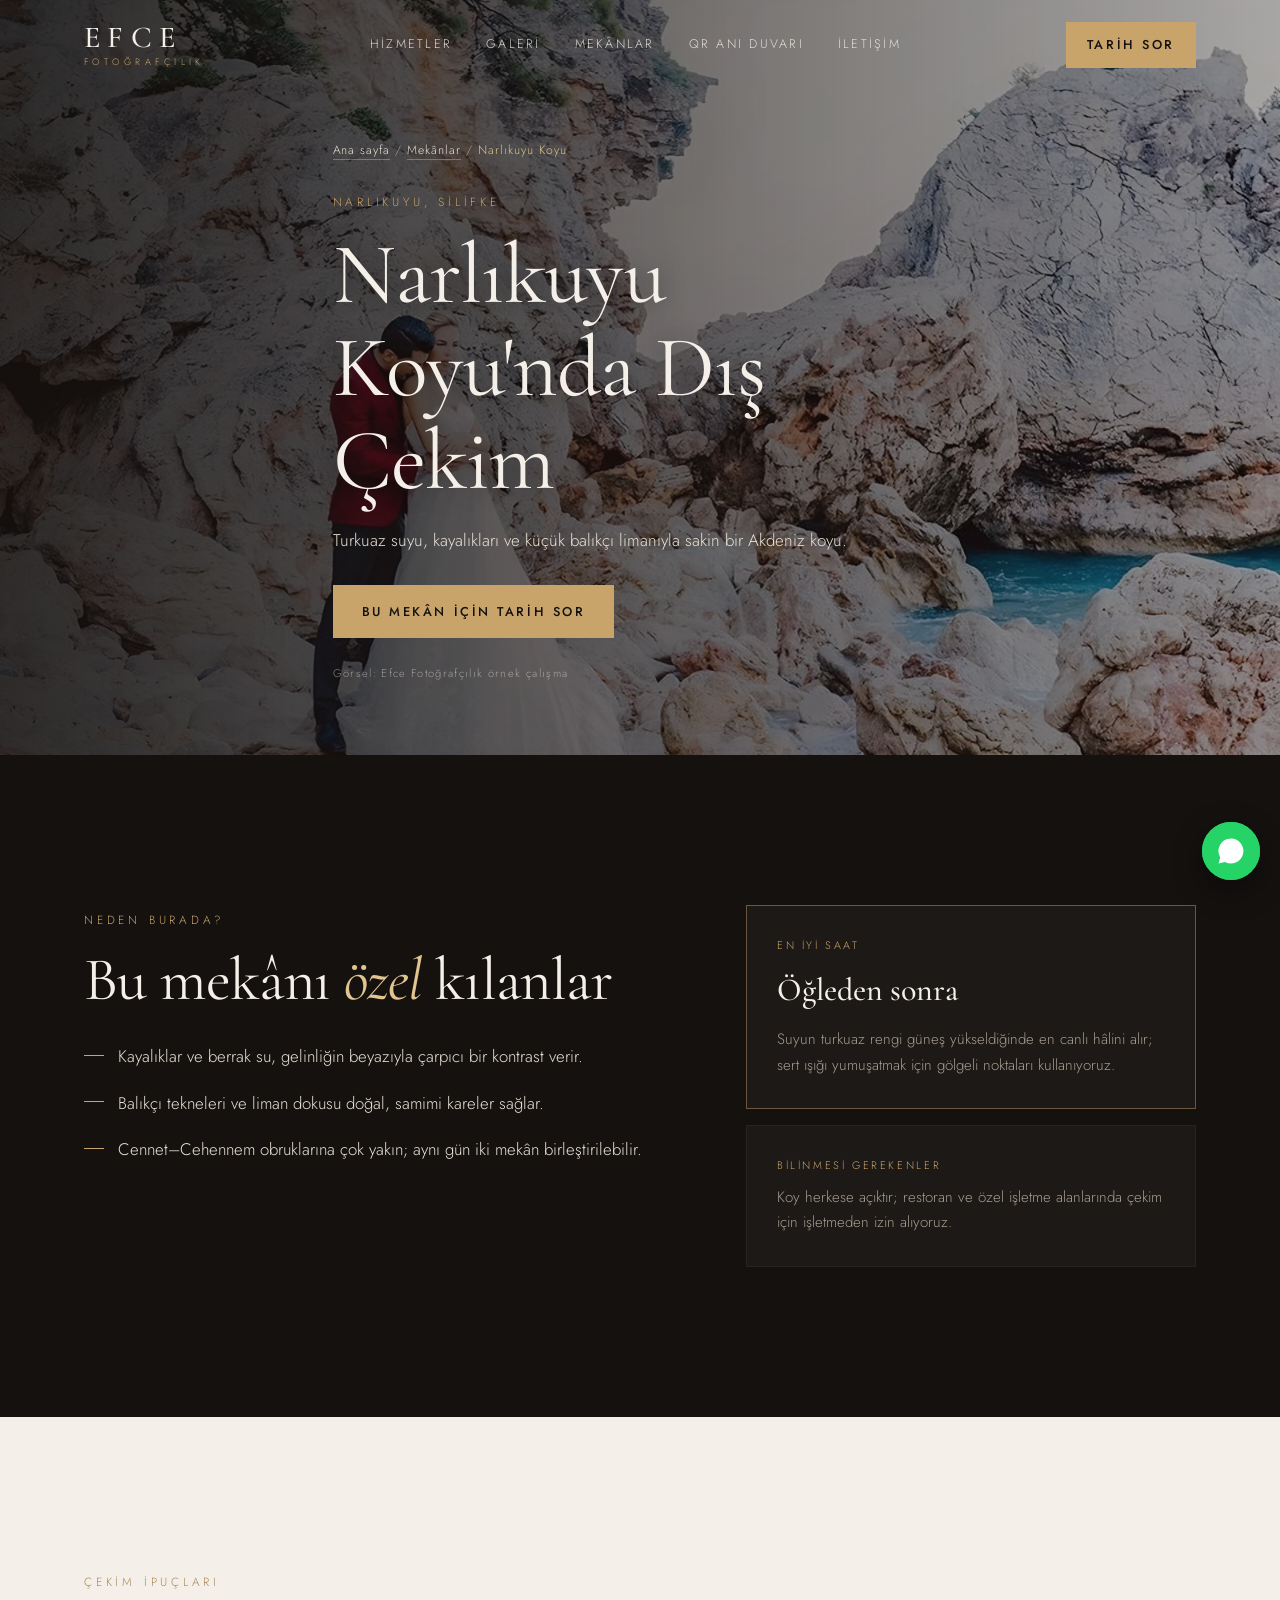
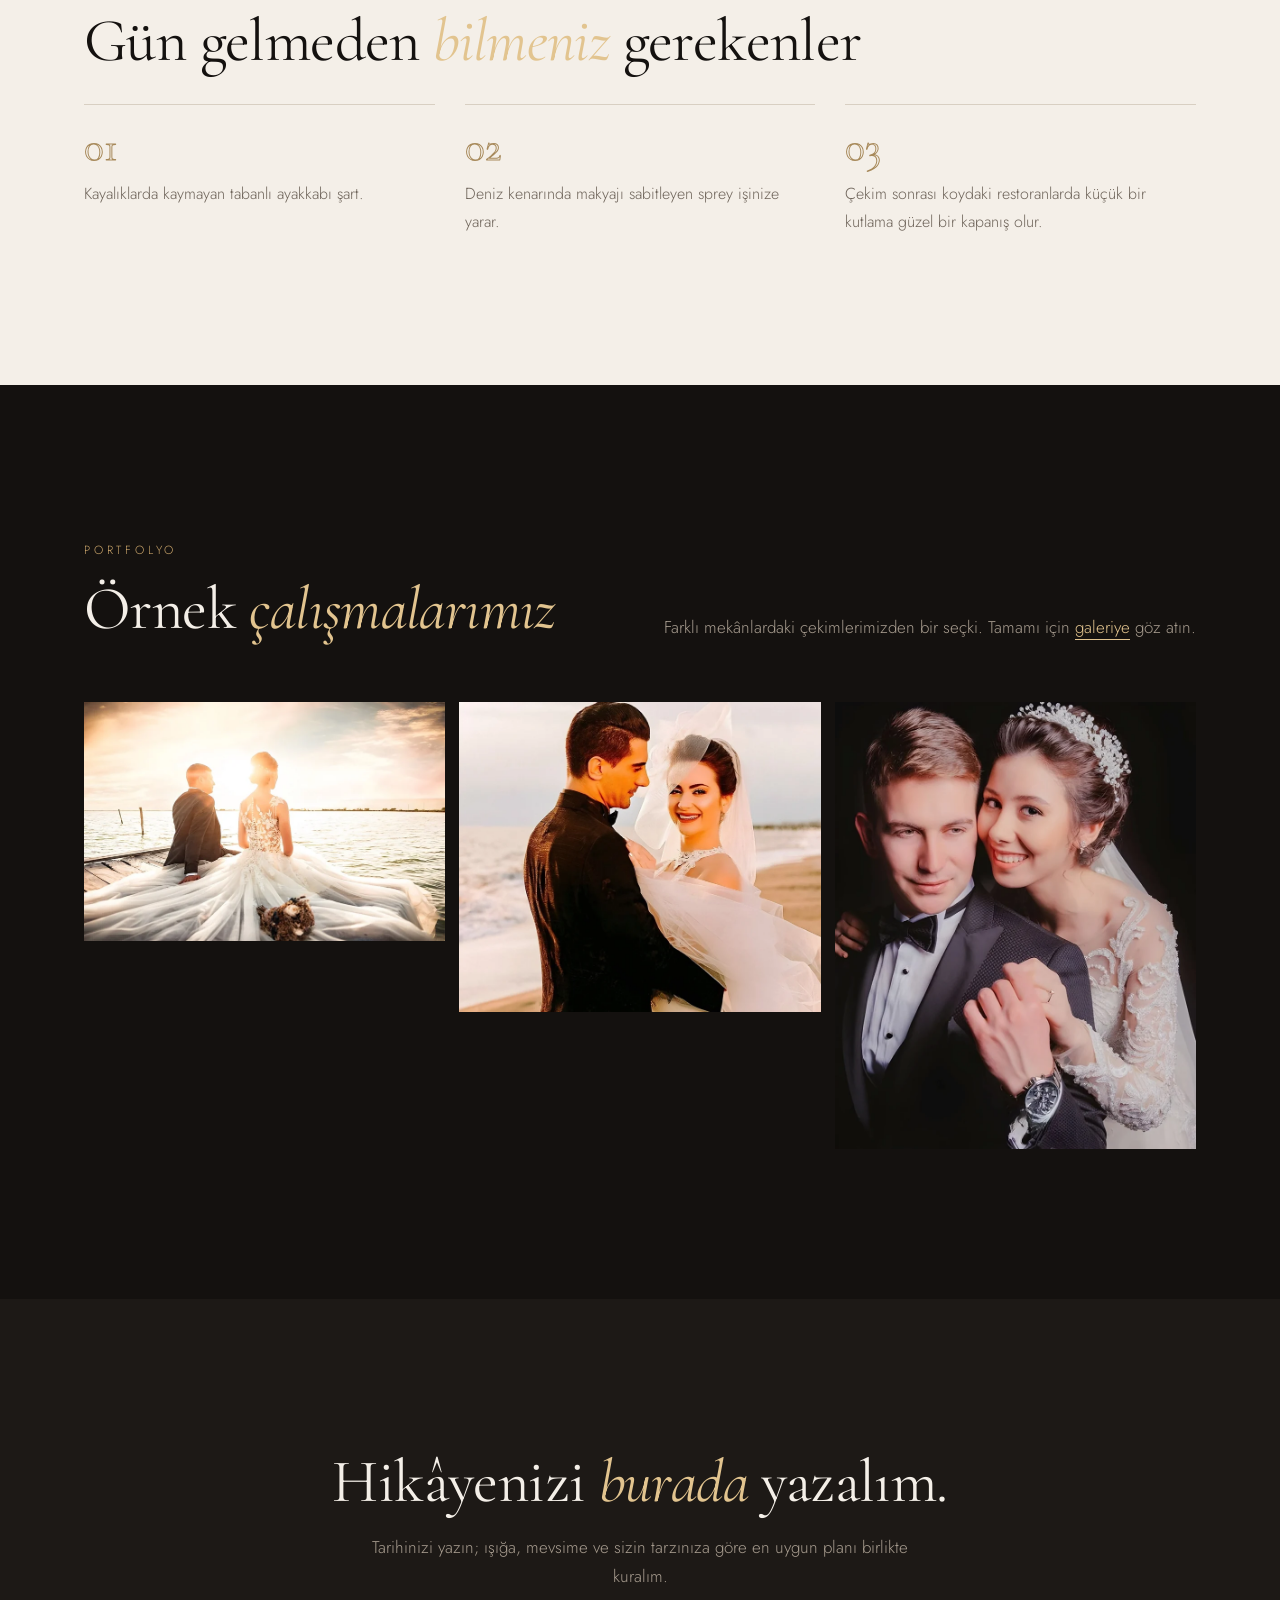
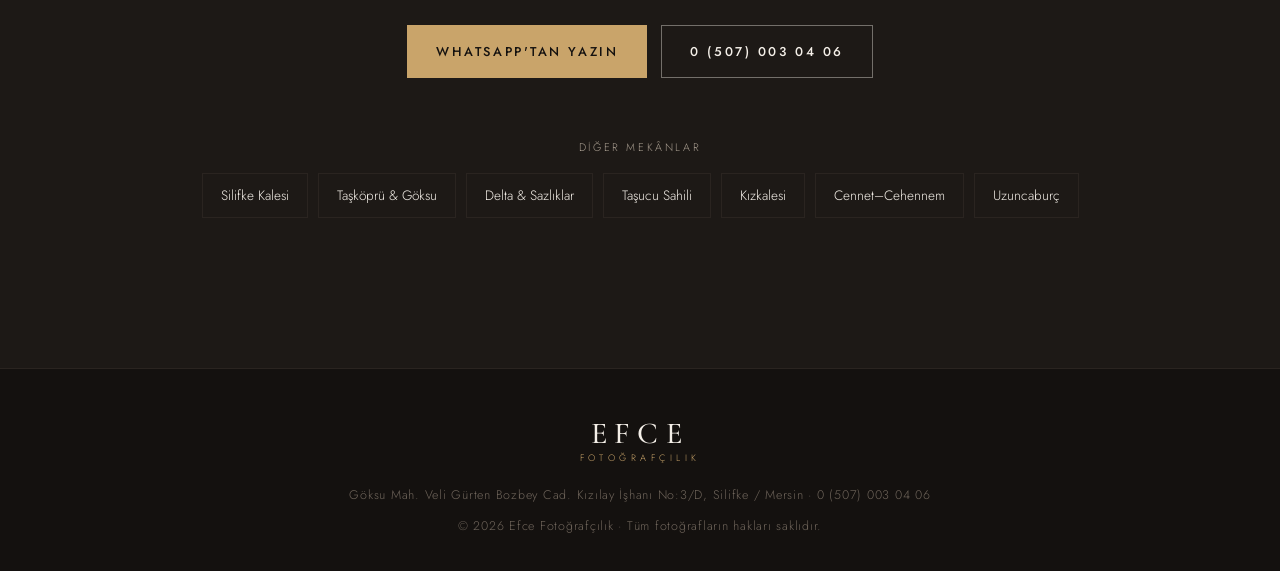
<file: dis-cekim/narlikuyu.html>
<!doctype html>
<html lang="tr">
<head>
<meta charset="utf-8">
<meta name="viewport" content="width=device-width, initial-scale=1">
<title>Narlıkuyu Koyu&#x27;nda Dış Çekim · Efce Fotoğrafçılık Silifke</title>
<meta name="description" content="Turkuaz suyu, kayalıkları ve küçük balıkçı limanıyla sakin bir Akdeniz koyu. Narlıkuyu Koyu dış çekim ve düğün fotoğrafları için en iyi saat, ipuçları ve bilinmesi gerekenler.">
<link rel="canonical" href="https://efcefotografcilik.com.tr/dis-cekim/narlikuyu.html">
<meta property="og:title" content="Narlıkuyu Koyu&#x27;nda Dış Çekim · Efce Fotoğrafçılık">
<meta property="og:description" content="Turkuaz suyu, kayalıkları ve küçük balıkçı limanıyla sakin bir Akdeniz koyu.">
<meta property="og:image" content="https://efcefotografcilik.com.tr/img/p7.jpg">
<meta property="og:type" content="article">
<meta name="theme-color" content="#14110f">
<link rel="icon" href="data:image/svg+xml,<svg xmlns='http://www.w3.org/2000/svg' viewBox='0 0 64 64'><rect width='64' height='64' rx='14' fill='%2314110f'/><circle cx='32' cy='32' r='15' fill='none' stroke='%23c9a46a' stroke-width='4'/><circle cx='32' cy='32' r='5' fill='%23c9a46a'/></svg>">
<link rel="preconnect" href="https://fonts.googleapis.com"><link rel="preconnect" href="https://fonts.gstatic.com" crossorigin>
<link href="https://fonts.googleapis.com/css2?family=Cormorant+Garamond:ital,wght@0,400;0,500;0,600;1,400;1,500&family=Jost:wght@300;400;500&display=swap" rel="stylesheet">
<link rel="stylesheet" href="../assets/site.css?v=3">
<script type="application/ld+json">{"@context": "https://schema.org", "@graph": [{"@type": "Service", "name": "Narlıkuyu Koyu'nda Dış Çekim", "serviceType": "Dış çekim / düğün fotoğrafçılığı", "areaServed": "Narlıkuyu, Silifke", "provider": {"@type": "ProfessionalService", "name": "Efce Fotoğrafçılık", "telephone": "+905070030406", "url": "https://efcefotografcilik.com.tr", "address": {"@type": "PostalAddress", "streetAddress": "Göksu Mah. Veli Gürten Bozbey Cad. Kızılay İşhanı No:3/D", "postalCode": "33960", "addressLocality": "Silifke", "addressRegion": "Mersin", "addressCountry": "TR"}}}, {"@type": "BreadcrumbList", "itemListElement": [{"@type": "ListItem", "position": 1, "name": "Ana sayfa", "item": "https://efcefotografcilik.com.tr/"}, {"@type": "ListItem", "position": 2, "name": "Dış çekim mekânları", "item": "https://efcefotografcilik.com.tr/#mekanlar"}, {"@type": "ListItem", "position": 3, "name": "Narlıkuyu Koyu'nda Dış Çekim", "item": "https://efcefotografcilik.com.tr/dis-cekim/narlikuyu.html"}]}]}</script>
</head>
<body>
<nav id="nav" class="solid">
  <div class="wrap">
    <a href="../" class="logo" aria-label="Efce Fotoğrafçılık ana sayfa"><b>EFCE</b><small>Fotoğrafçılık</small></a>
    <div class="links" id="links">
      <a href="../#hizmetler">Hizmetler</a>
      <a href="../#galeri">Galeri</a>
      <a href="../#mekanlar">Mekânlar</a>
      <a href="../#qr">QR Anı Duvarı</a>
      <a href="../#iletisim">İletişim</a>
    </div>
    <a class="btn nav-cta" data-wa="Merhaba, çekim tarihi sormak istiyorum." href="#">Tarih Sor</a>
    <button class="burger" id="burger" aria-label="Menü"><svg viewBox="0 0 24 24" stroke="currentColor" stroke-width="1.5" fill="none"><path d="M3 7h18M3 12h18M3 17h18"/></svg></button>
  </div>
</nav>
<header class="page-hero" style="background-image:linear-gradient(90deg,rgba(20,17,15,.85),rgba(20,17,15,.35)),url(../img/p7-1600.webp)">
  <div class="wrap">
    <div class="crumb" role="navigation" aria-label="Konum"><a href="../">Ana sayfa</a> / <a href="../#mekanlar">Mekânlar</a> / <span>Narlıkuyu Koyu</span></div>
    <span class="eyebrow">Narlıkuyu, Silifke</span>
    <h1>Narlıkuyu Koyu&#x27;nda Dış Çekim</h1>
    <p class="lead">Turkuaz suyu, kayalıkları ve küçük balıkçı limanıyla sakin bir Akdeniz koyu.</p>
    <div class="hero-btns"><a class="btn" data-wa="Merhaba, Narlıkuyu Koyu için dış çekim tarihi sormak istiyorum." href="#">Bu mekân için tarih sor</a></div>
    <p class="photo-note">Görsel: Efce Fotoğrafçılık örnek çalışma</p>
  </div>
</header>

<section class="mekan-detay">
  <div class="wrap md-grid">
    <div class="rv">
      <span class="eyebrow">Neden burada?</span>
      <h2>Bu mekânı <em>özel</em> kılanlar</h2>
      <ul class="tick"><li>Kayalıklar ve berrak su, gelinliğin beyazıyla çarpıcı bir kontrast verir.</li><li>Balıkçı tekneleri ve liman dokusu doğal, samimi kareler sağlar.</li><li>Cennet–Cehennem obruklarına çok yakın; aynı gün iki mekân birleştirilebilir.</li></ul>
    </div>
    <aside class="rv">
      <div class="when-box"><small>En iyi saat</small><b>Öğleden sonra</b><p>Suyun turkuaz rengi güneş yükseldiğinde en canlı hâlini alır; sert ışığı yumuşatmak için gölgeli noktaları kullanıyoruz.</p></div>
      <div class="info-box"><small>Bilinmesi gerekenler</small><p>Koy herkese açıktır; restoran ve özel işletme alanlarında çekim için işletmeden izin alıyoruz.</p></div>
    </aside>
  </div>
</section>

<section class="mekan-ipucu">
  <div class="wrap rv">
    <span class="eyebrow">Çekim ipuçları</span>
    <h2>Gün gelmeden <em>bilmeniz</em> gerekenler</h2>
    <ol class="tips"><li>Kayalıklarda kaymayan tabanlı ayakkabı şart.</li><li>Deniz kenarında makyajı sabitleyen sprey işinize yarar.</li><li>Çekim sonrası koydaki restoranlarda küçük bir kutlama güzel bir kapanış olur.</li></ol>
  </div>
</section>

<section class="mekan-ornek">
  <div class="wrap">
    <div class="sec-head rv"><div><span class="eyebrow">Portfolyo</span><h2>Örnek <em>çalışmalarımız</em></h2></div><p class="lead">Farklı mekânlardaki çekimlerimizden bir seçki. Tamamı için <a href="../#galeri" style="color:var(--gold2);border-bottom:1px solid">galeriye</a> göz atın.</p></div>
    <div class="grid three pswp-gallery"><figure><a href="../img/p5-1600.webp" data-pswp-width="1600" data-pswp-height="1058"><img src="../img/p5-800.webp" srcset="../img/p5-800.webp 800w, ../img/p5-1600.webp 1600w" sizes="(max-width:700px) 100vw, 33vw" alt="Efce Fotoğrafçılık örnek çalışma" loading="lazy"></a></figure><figure><a href="../img/p3-1600.webp" data-pswp-width="1600" data-pswp-height="1374"><img src="../img/p3-800.webp" srcset="../img/p3-800.webp 800w, ../img/p3-1600.webp 1600w" sizes="(max-width:700px) 100vw, 33vw" alt="Efce Fotoğrafçılık örnek çalışma" loading="lazy"></a></figure><figure><a href="../img/p8-1600.webp" data-pswp-width="1600" data-pswp-height="1981"><img src="../img/p8-800.webp" srcset="../img/p8-800.webp 800w, ../img/p8-1600.webp 1600w" sizes="(max-width:700px) 100vw, 33vw" alt="Efce Fotoğrafçılık örnek çalışma" loading="lazy"></a></figure></div>
  </div>
</section>

<section class="mekan-cta">
  <div class="wrap rv">
    <h2>Hikâyenizi <em>burada</em> yazalım.</h2>
    <p class="lead">Tarihinizi yazın; ışığa, mevsime ve sizin tarzınıza göre en uygun planı birlikte kuralım.</p>
    <div class="hero-btns" style="justify-content:center"><a class="btn" data-wa="Merhaba, Narlıkuyu Koyu için dış çekim planlamak istiyorum." href="#">WhatsApp'tan Yazın</a><a class="btn ghost" href="#" data-tel></a></div>
    <div class="other"><small>Diğer mekânlar</small><div><a href="silifke-kalesi.html">Silifke Kalesi</a><a href="taskopru-goksu.html">Taşköprü &amp; Göksu</a><a href="goksu-deltasi.html">Delta &amp; Sazlıklar</a><a href="tasucu.html">Taşucu Sahili</a><a href="kizkalesi.html">Kızkalesi</a><a href="cennet-cehennem.html">Cennet–Cehennem</a><a href="uzuncaburc.html">Uzuncaburç</a></div></div>
  </div>
</section>
<footer>
  <div class="wrap">
    <a href="../" class="logo"><b>EFCE</b><small>Fotoğrafçılık</small></a>
    <p style="margin-bottom:10px">Göksu Mah. Veli Gürten Bozbey Cad. Kızılay İşhanı No:3/D, Silifke / Mersin · <a href="#" data-tel></a></p>
    <p>© <span class="yil"></span> Efce Fotoğrafçılık · Tüm fotoğrafların hakları saklıdır.</p>
  </div>
</footer>
<a class="wa" data-wa="Merhaba, dış çekim hakkında bilgi almak istiyorum." href="#" aria-label="WhatsApp ile yazın"><svg viewBox="0 0 24 24"><path d="M12 2a10 10 0 0 0-8.6 15.1L2 22l5-1.3A10 10 0 1 0 12 2Z"/></svg></a>
<script src="../assets/site.js?v=3" defer></script>
</body>
</html>
</file>
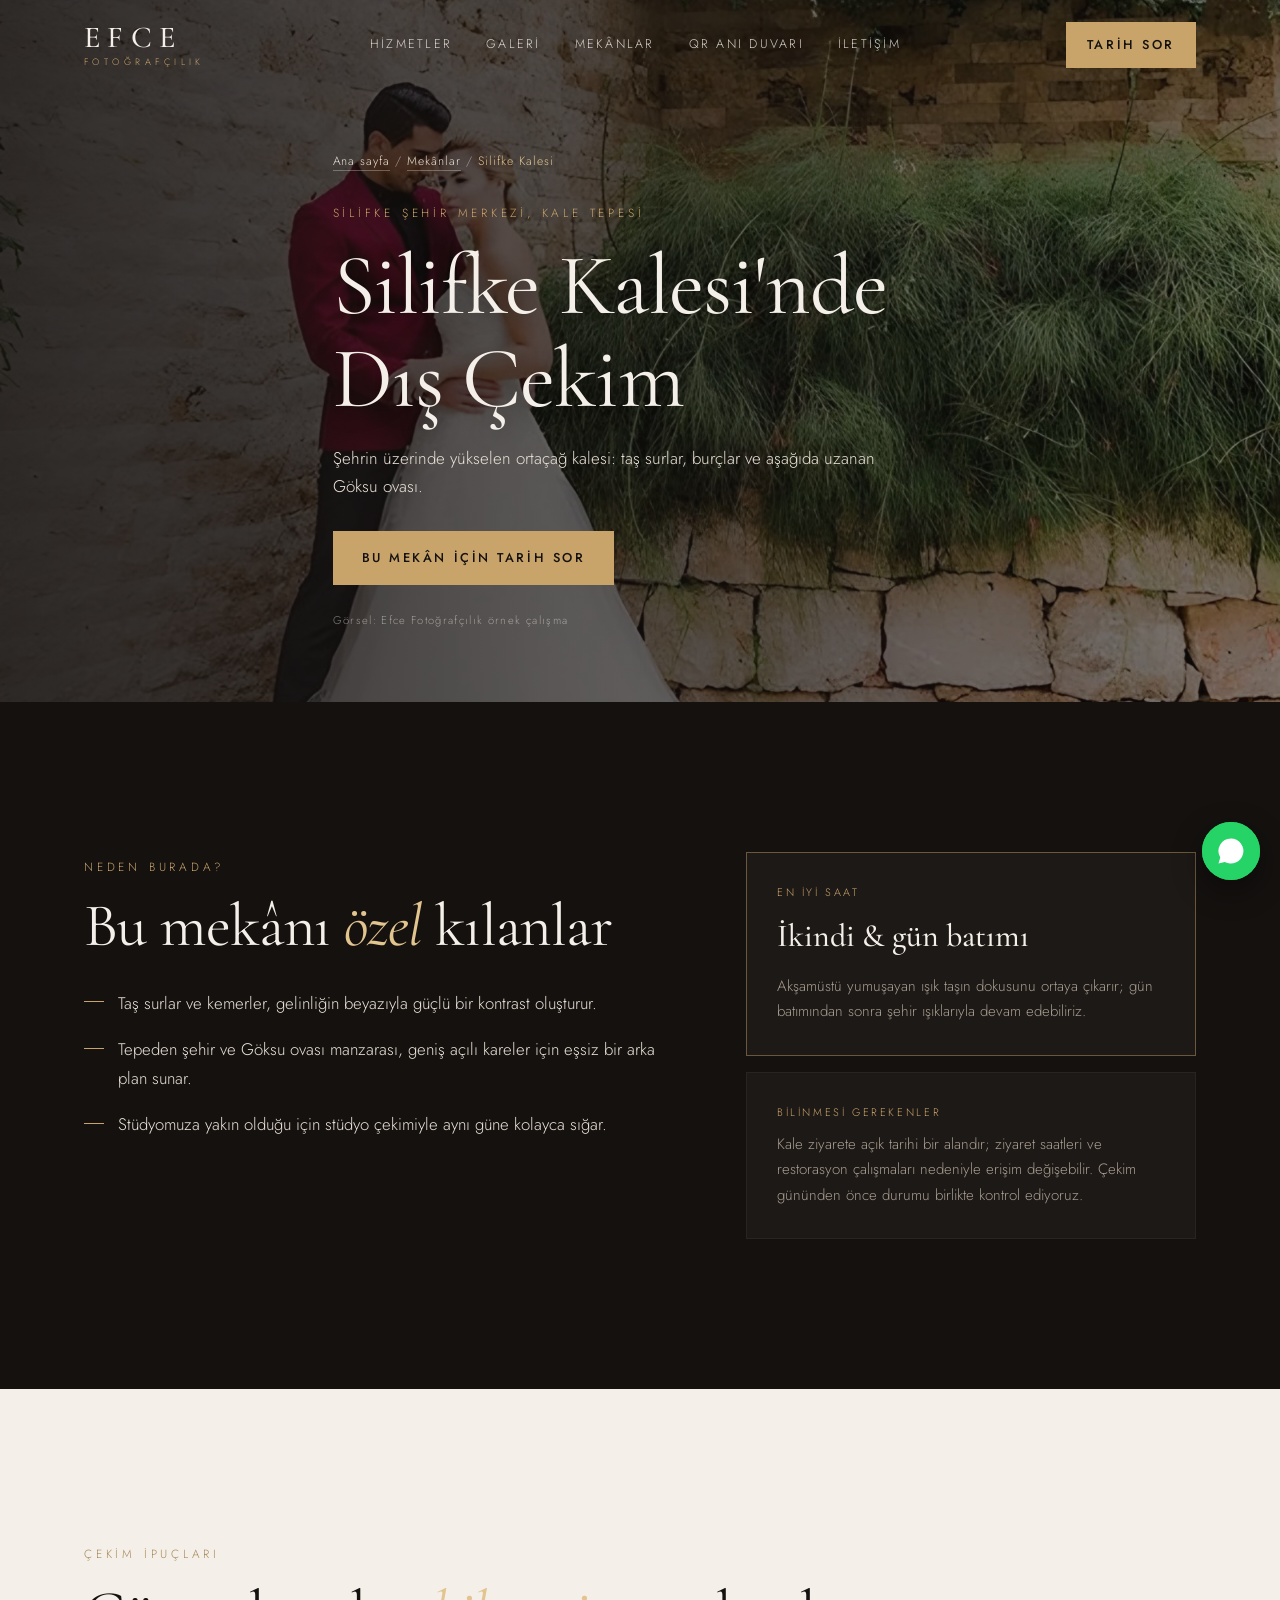
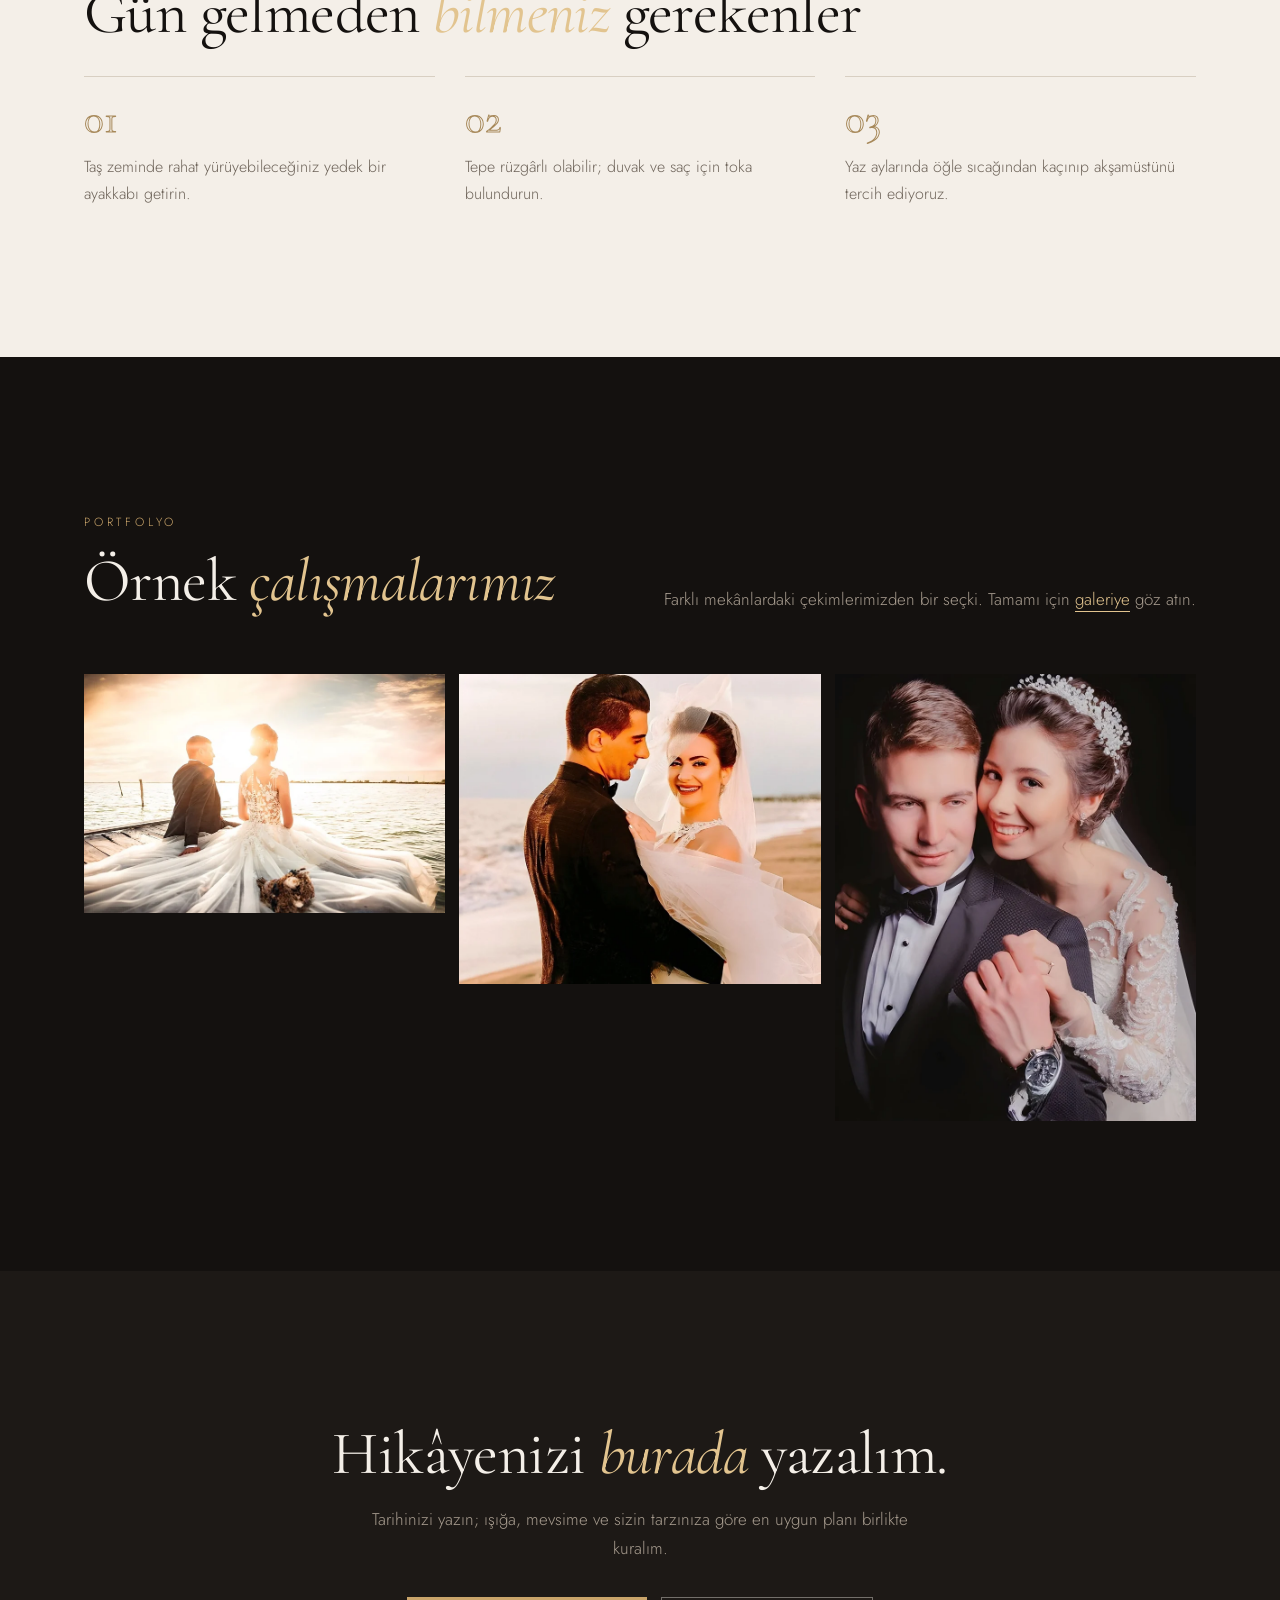
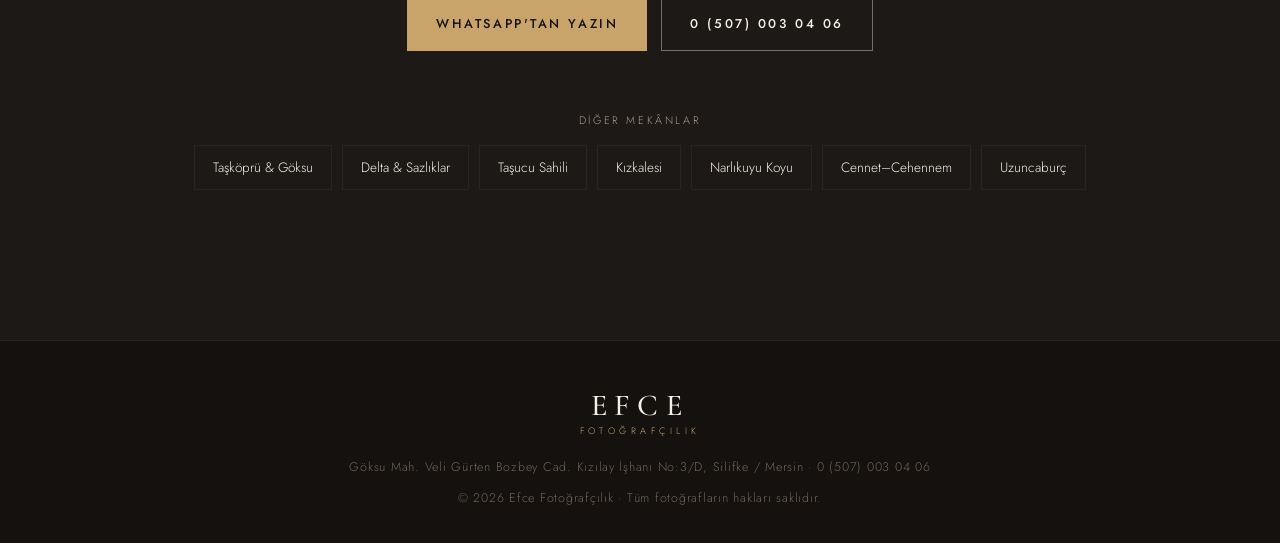
<file: dis-cekim/silifke-kalesi.html>
<!doctype html>
<html lang="tr">
<head>
<meta charset="utf-8">
<meta name="viewport" content="width=device-width, initial-scale=1">
<title>Silifke Kalesi&#x27;nde Dış Çekim · Efce Fotoğrafçılık Silifke</title>
<meta name="description" content="Şehrin üzerinde yükselen ortaçağ kalesi: taş surlar, burçlar ve aşağıda uzanan Göksu ovası. Silifke Kalesi dış çekim ve düğün fotoğrafları için en iyi saat, ipuçları ve bilinmesi gerekenler.">
<link rel="canonical" href="https://efcefotografcilik.com.tr/dis-cekim/silifke-kalesi.html">
<meta property="og:title" content="Silifke Kalesi&#x27;nde Dış Çekim · Efce Fotoğrafçılık">
<meta property="og:description" content="Şehrin üzerinde yükselen ortaçağ kalesi: taş surlar, burçlar ve aşağıda uzanan Göksu ovası.">
<meta property="og:image" content="https://efcefotografcilik.com.tr/img/p6.jpg">
<meta property="og:type" content="article">
<meta name="theme-color" content="#14110f">
<link rel="icon" href="data:image/svg+xml,<svg xmlns='http://www.w3.org/2000/svg' viewBox='0 0 64 64'><rect width='64' height='64' rx='14' fill='%2314110f'/><circle cx='32' cy='32' r='15' fill='none' stroke='%23c9a46a' stroke-width='4'/><circle cx='32' cy='32' r='5' fill='%23c9a46a'/></svg>">
<link rel="preconnect" href="https://fonts.googleapis.com"><link rel="preconnect" href="https://fonts.gstatic.com" crossorigin>
<link href="https://fonts.googleapis.com/css2?family=Cormorant+Garamond:ital,wght@0,400;0,500;0,600;1,400;1,500&family=Jost:wght@300;400;500&display=swap" rel="stylesheet">
<link rel="stylesheet" href="../assets/site.css?v=3">
<script type="application/ld+json">{"@context": "https://schema.org", "@graph": [{"@type": "Service", "name": "Silifke Kalesi'nde Dış Çekim", "serviceType": "Dış çekim / düğün fotoğrafçılığı", "areaServed": "Silifke şehir merkezi, kale tepesi", "provider": {"@type": "ProfessionalService", "name": "Efce Fotoğrafçılık", "telephone": "+905070030406", "url": "https://efcefotografcilik.com.tr", "address": {"@type": "PostalAddress", "streetAddress": "Göksu Mah. Veli Gürten Bozbey Cad. Kızılay İşhanı No:3/D", "postalCode": "33960", "addressLocality": "Silifke", "addressRegion": "Mersin", "addressCountry": "TR"}}}, {"@type": "BreadcrumbList", "itemListElement": [{"@type": "ListItem", "position": 1, "name": "Ana sayfa", "item": "https://efcefotografcilik.com.tr/"}, {"@type": "ListItem", "position": 2, "name": "Dış çekim mekânları", "item": "https://efcefotografcilik.com.tr/#mekanlar"}, {"@type": "ListItem", "position": 3, "name": "Silifke Kalesi'nde Dış Çekim", "item": "https://efcefotografcilik.com.tr/dis-cekim/silifke-kalesi.html"}]}]}</script>
</head>
<body>
<nav id="nav" class="solid">
  <div class="wrap">
    <a href="../" class="logo" aria-label="Efce Fotoğrafçılık ana sayfa"><b>EFCE</b><small>Fotoğrafçılık</small></a>
    <div class="links" id="links">
      <a href="../#hizmetler">Hizmetler</a>
      <a href="../#galeri">Galeri</a>
      <a href="../#mekanlar">Mekânlar</a>
      <a href="../#qr">QR Anı Duvarı</a>
      <a href="../#iletisim">İletişim</a>
    </div>
    <a class="btn nav-cta" data-wa="Merhaba, çekim tarihi sormak istiyorum." href="#">Tarih Sor</a>
    <button class="burger" id="burger" aria-label="Menü"><svg viewBox="0 0 24 24" stroke="currentColor" stroke-width="1.5" fill="none"><path d="M3 7h18M3 12h18M3 17h18"/></svg></button>
  </div>
</nav>
<header class="page-hero" style="background-image:linear-gradient(90deg,rgba(20,17,15,.85),rgba(20,17,15,.35)),url(../img/p6-1600.webp)">
  <div class="wrap">
    <div class="crumb" role="navigation" aria-label="Konum"><a href="../">Ana sayfa</a> / <a href="../#mekanlar">Mekânlar</a> / <span>Silifke Kalesi</span></div>
    <span class="eyebrow">Silifke şehir merkezi, kale tepesi</span>
    <h1>Silifke Kalesi&#x27;nde Dış Çekim</h1>
    <p class="lead">Şehrin üzerinde yükselen ortaçağ kalesi: taş surlar, burçlar ve aşağıda uzanan Göksu ovası.</p>
    <div class="hero-btns"><a class="btn" data-wa="Merhaba, Silifke Kalesi için dış çekim tarihi sormak istiyorum." href="#">Bu mekân için tarih sor</a></div>
    <p class="photo-note">Görsel: Efce Fotoğrafçılık örnek çalışma</p>
  </div>
</header>

<section class="mekan-detay">
  <div class="wrap md-grid">
    <div class="rv">
      <span class="eyebrow">Neden burada?</span>
      <h2>Bu mekânı <em>özel</em> kılanlar</h2>
      <ul class="tick"><li>Taş surlar ve kemerler, gelinliğin beyazıyla güçlü bir kontrast oluşturur.</li><li>Tepeden şehir ve Göksu ovası manzarası, geniş açılı kareler için eşsiz bir arka plan sunar.</li><li>Stüdyomuza yakın olduğu için stüdyo çekimiyle aynı güne kolayca sığar.</li></ul>
    </div>
    <aside class="rv">
      <div class="when-box"><small>En iyi saat</small><b>İkindi &amp; gün batımı</b><p>Akşamüstü yumuşayan ışık taşın dokusunu ortaya çıkarır; gün batımından sonra şehir ışıklarıyla devam edebiliriz.</p></div>
      <div class="info-box"><small>Bilinmesi gerekenler</small><p>Kale ziyarete açık tarihi bir alandır; ziyaret saatleri ve restorasyon çalışmaları nedeniyle erişim değişebilir. Çekim gününden önce durumu birlikte kontrol ediyoruz.</p></div>
    </aside>
  </div>
</section>

<section class="mekan-ipucu">
  <div class="wrap rv">
    <span class="eyebrow">Çekim ipuçları</span>
    <h2>Gün gelmeden <em>bilmeniz</em> gerekenler</h2>
    <ol class="tips"><li>Taş zeminde rahat yürüyebileceğiniz yedek bir ayakkabı getirin.</li><li>Tepe rüzgârlı olabilir; duvak ve saç için toka bulundurun.</li><li>Yaz aylarında öğle sıcağından kaçınıp akşamüstünü tercih ediyoruz.</li></ol>
  </div>
</section>

<section class="mekan-ornek">
  <div class="wrap">
    <div class="sec-head rv"><div><span class="eyebrow">Portfolyo</span><h2>Örnek <em>çalışmalarımız</em></h2></div><p class="lead">Farklı mekânlardaki çekimlerimizden bir seçki. Tamamı için <a href="../#galeri" style="color:var(--gold2);border-bottom:1px solid">galeriye</a> göz atın.</p></div>
    <div class="grid three pswp-gallery"><figure><a href="../img/p5-1600.webp" data-pswp-width="1600" data-pswp-height="1058"><img src="../img/p5-800.webp" srcset="../img/p5-800.webp 800w, ../img/p5-1600.webp 1600w" sizes="(max-width:700px) 100vw, 33vw" alt="Efce Fotoğrafçılık örnek çalışma" loading="lazy"></a></figure><figure><a href="../img/p3-1600.webp" data-pswp-width="1600" data-pswp-height="1374"><img src="../img/p3-800.webp" srcset="../img/p3-800.webp 800w, ../img/p3-1600.webp 1600w" sizes="(max-width:700px) 100vw, 33vw" alt="Efce Fotoğrafçılık örnek çalışma" loading="lazy"></a></figure><figure><a href="../img/p8-1600.webp" data-pswp-width="1600" data-pswp-height="1981"><img src="../img/p8-800.webp" srcset="../img/p8-800.webp 800w, ../img/p8-1600.webp 1600w" sizes="(max-width:700px) 100vw, 33vw" alt="Efce Fotoğrafçılık örnek çalışma" loading="lazy"></a></figure></div>
  </div>
</section>

<section class="mekan-cta">
  <div class="wrap rv">
    <h2>Hikâyenizi <em>burada</em> yazalım.</h2>
    <p class="lead">Tarihinizi yazın; ışığa, mevsime ve sizin tarzınıza göre en uygun planı birlikte kuralım.</p>
    <div class="hero-btns" style="justify-content:center"><a class="btn" data-wa="Merhaba, Silifke Kalesi için dış çekim planlamak istiyorum." href="#">WhatsApp'tan Yazın</a><a class="btn ghost" href="#" data-tel></a></div>
    <div class="other"><small>Diğer mekânlar</small><div><a href="taskopru-goksu.html">Taşköprü &amp; Göksu</a><a href="goksu-deltasi.html">Delta &amp; Sazlıklar</a><a href="tasucu.html">Taşucu Sahili</a><a href="kizkalesi.html">Kızkalesi</a><a href="narlikuyu.html">Narlıkuyu Koyu</a><a href="cennet-cehennem.html">Cennet–Cehennem</a><a href="uzuncaburc.html">Uzuncaburç</a></div></div>
  </div>
</section>
<footer>
  <div class="wrap">
    <a href="../" class="logo"><b>EFCE</b><small>Fotoğrafçılık</small></a>
    <p style="margin-bottom:10px">Göksu Mah. Veli Gürten Bozbey Cad. Kızılay İşhanı No:3/D, Silifke / Mersin · <a href="#" data-tel></a></p>
    <p>© <span class="yil"></span> Efce Fotoğrafçılık · Tüm fotoğrafların hakları saklıdır.</p>
  </div>
</footer>
<a class="wa" data-wa="Merhaba, dış çekim hakkında bilgi almak istiyorum." href="#" aria-label="WhatsApp ile yazın"><svg viewBox="0 0 24 24"><path d="M12 2a10 10 0 0 0-8.6 15.1L2 22l5-1.3A10 10 0 1 0 12 2Z"/></svg></a>
<script src="../assets/site.js?v=3" defer></script>
</body>
</html>
</file>
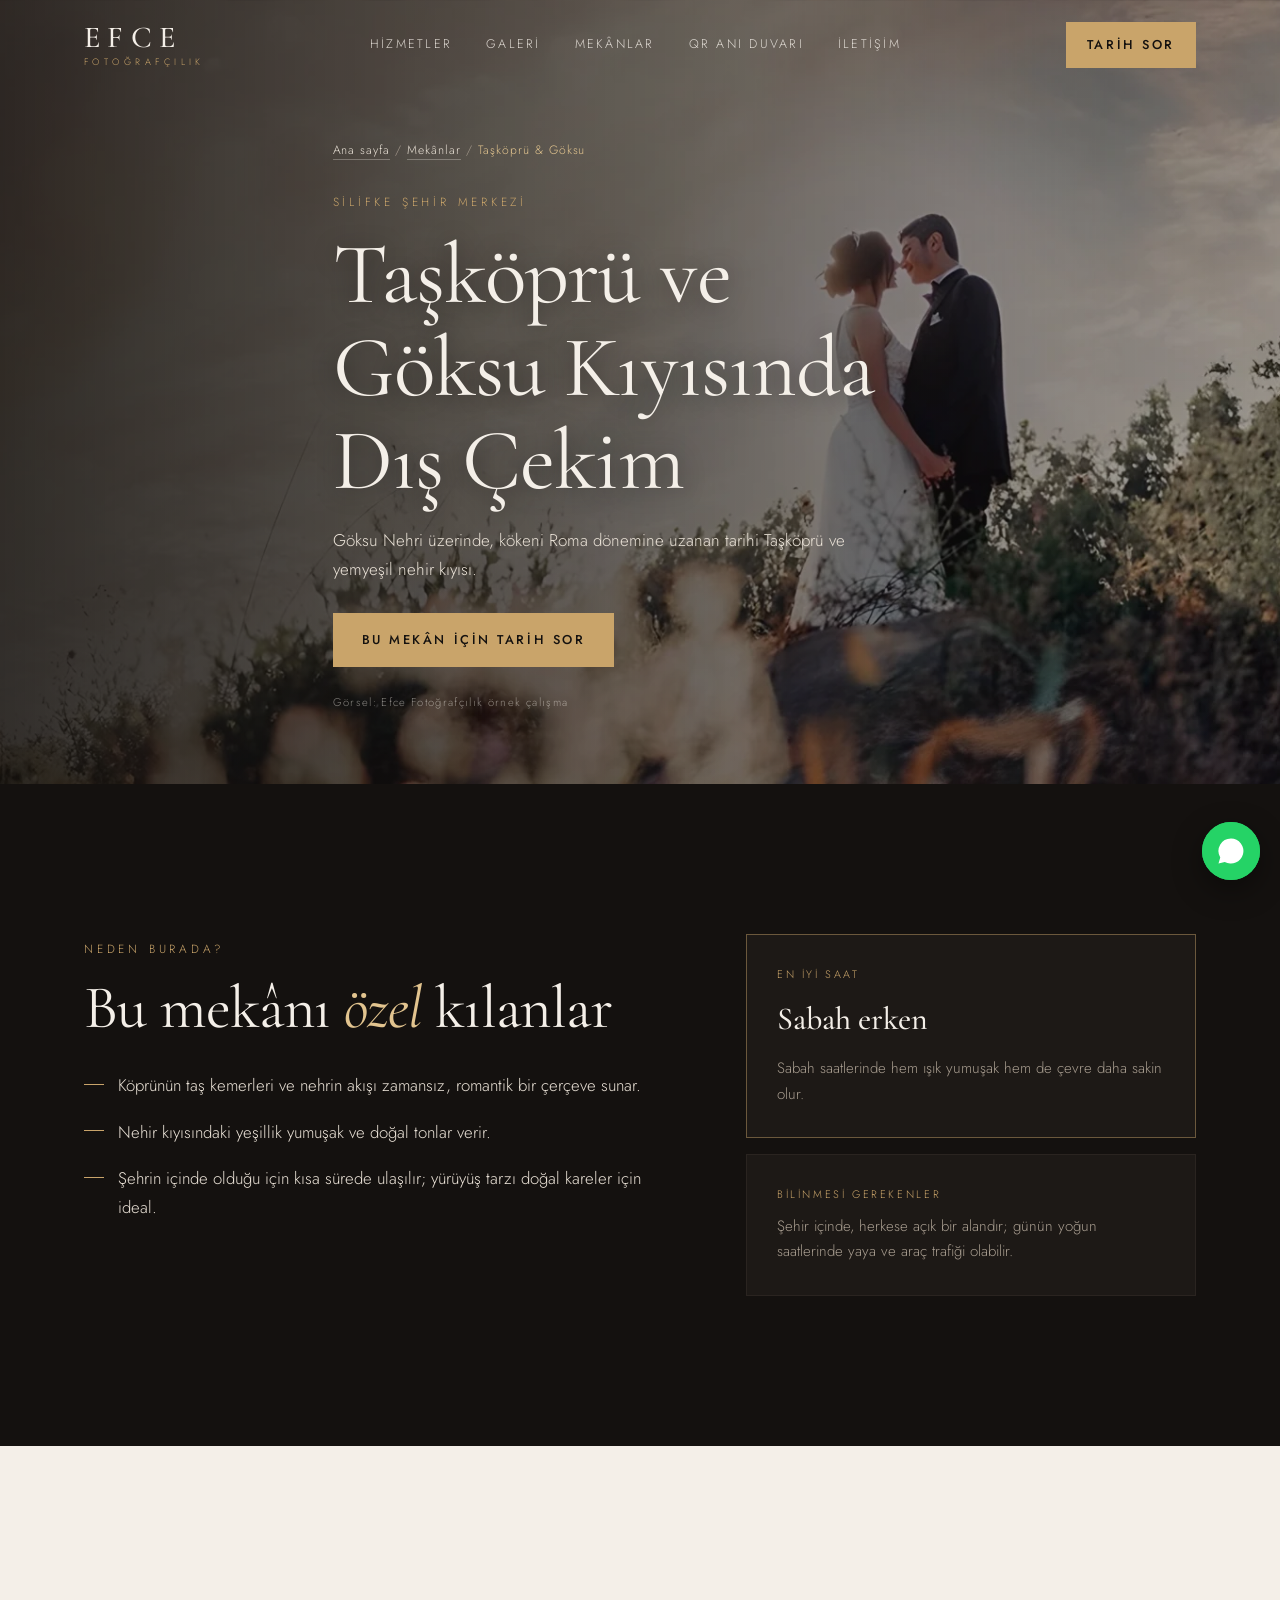
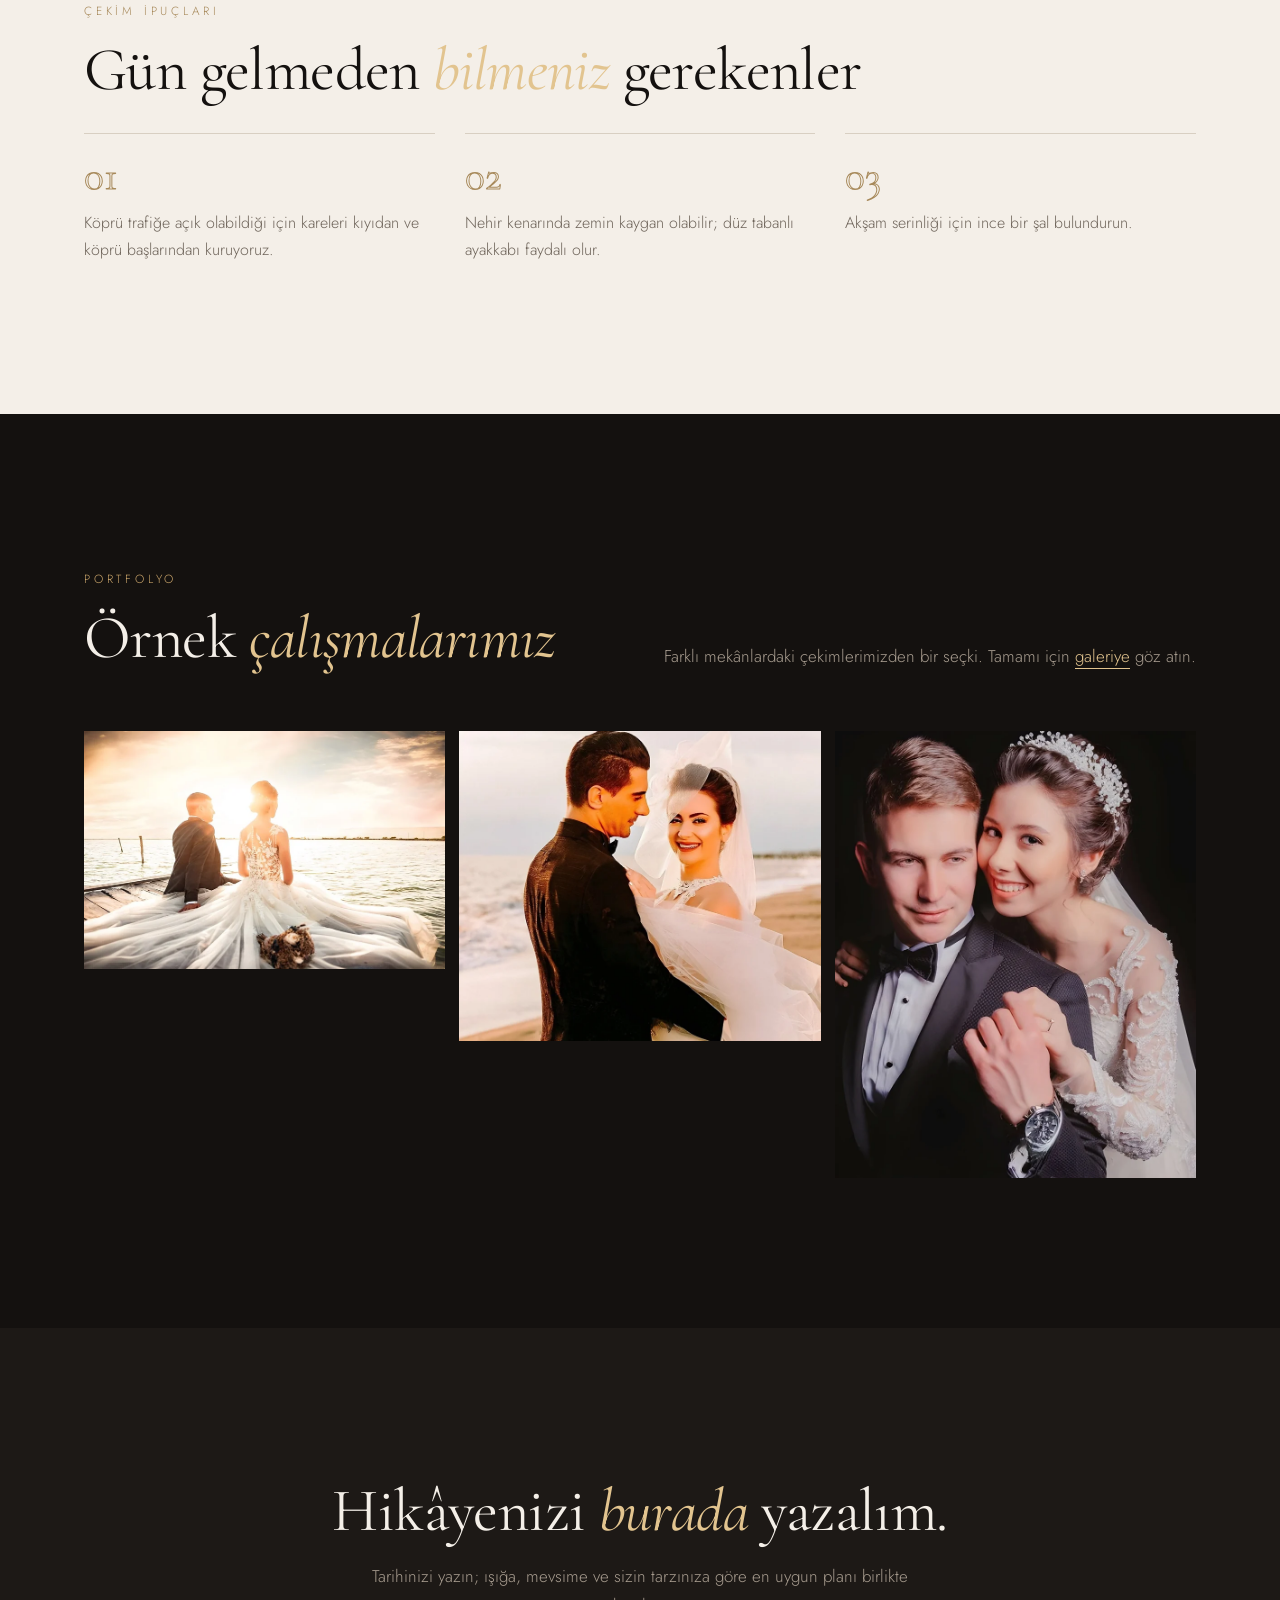
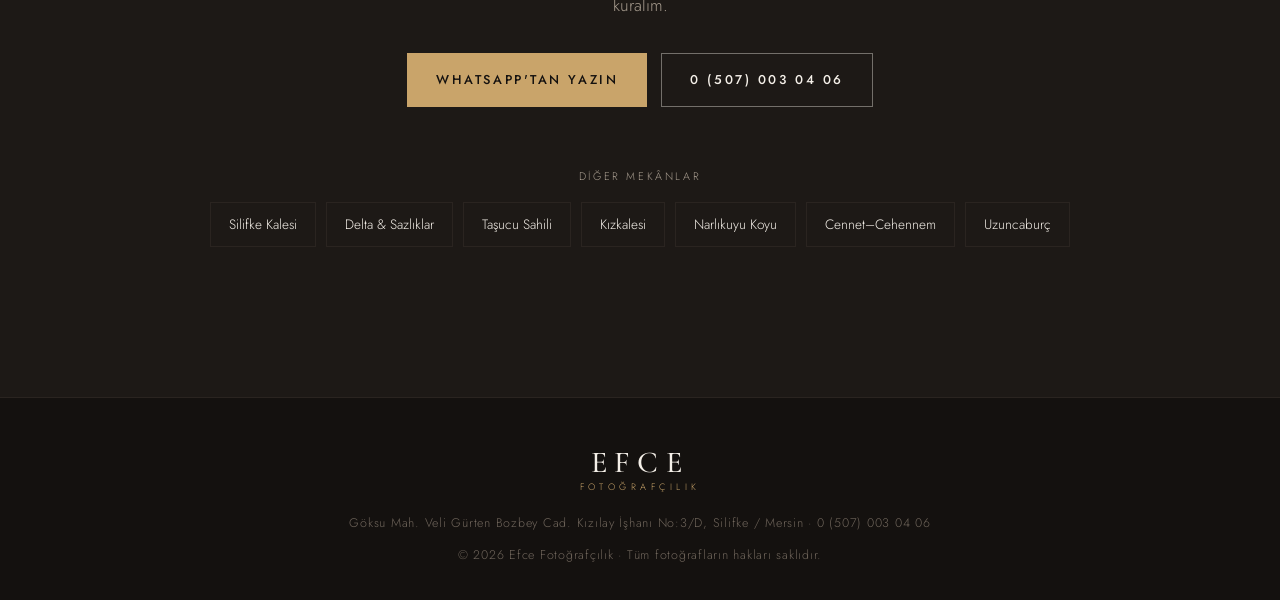
<file: dis-cekim/taskopru-goksu.html>
<!doctype html>
<html lang="tr">
<head>
<meta charset="utf-8">
<meta name="viewport" content="width=device-width, initial-scale=1">
<title>Taşköprü ve Göksu Kıyısında Dış Çekim · Efce Fotoğrafçılık Silifke</title>
<meta name="description" content="Göksu Nehri üzerinde, kökeni Roma dönemine uzanan tarihi Taşköprü ve yemyeşil nehir kıyısı. Taşköprü &amp; Göksu dış çekim ve düğün fotoğrafları için en iyi saat, ipuçları ve bilinmesi gerekenler.">
<link rel="canonical" href="https://efcefotografcilik.com.tr/dis-cekim/taskopru-goksu.html">
<meta property="og:title" content="Taşköprü ve Göksu Kıyısında Dış Çekim · Efce Fotoğrafçılık">
<meta property="og:description" content="Göksu Nehri üzerinde, kökeni Roma dönemine uzanan tarihi Taşköprü ve yemyeşil nehir kıyısı.">
<meta property="og:image" content="https://efcefotografcilik.com.tr/img/p2.jpg">
<meta property="og:type" content="article">
<meta name="theme-color" content="#14110f">
<link rel="icon" href="data:image/svg+xml,<svg xmlns='http://www.w3.org/2000/svg' viewBox='0 0 64 64'><rect width='64' height='64' rx='14' fill='%2314110f'/><circle cx='32' cy='32' r='15' fill='none' stroke='%23c9a46a' stroke-width='4'/><circle cx='32' cy='32' r='5' fill='%23c9a46a'/></svg>">
<link rel="preconnect" href="https://fonts.googleapis.com"><link rel="preconnect" href="https://fonts.gstatic.com" crossorigin>
<link href="https://fonts.googleapis.com/css2?family=Cormorant+Garamond:ital,wght@0,400;0,500;0,600;1,400;1,500&family=Jost:wght@300;400;500&display=swap" rel="stylesheet">
<link rel="stylesheet" href="../assets/site.css?v=3">
<script type="application/ld+json">{"@context": "https://schema.org", "@graph": [{"@type": "Service", "name": "Taşköprü ve Göksu Kıyısında Dış Çekim", "serviceType": "Dış çekim / düğün fotoğrafçılığı", "areaServed": "Silifke şehir merkezi", "provider": {"@type": "ProfessionalService", "name": "Efce Fotoğrafçılık", "telephone": "+905070030406", "url": "https://efcefotografcilik.com.tr", "address": {"@type": "PostalAddress", "streetAddress": "Göksu Mah. Veli Gürten Bozbey Cad. Kızılay İşhanı No:3/D", "postalCode": "33960", "addressLocality": "Silifke", "addressRegion": "Mersin", "addressCountry": "TR"}}}, {"@type": "BreadcrumbList", "itemListElement": [{"@type": "ListItem", "position": 1, "name": "Ana sayfa", "item": "https://efcefotografcilik.com.tr/"}, {"@type": "ListItem", "position": 2, "name": "Dış çekim mekânları", "item": "https://efcefotografcilik.com.tr/#mekanlar"}, {"@type": "ListItem", "position": 3, "name": "Taşköprü ve Göksu Kıyısında Dış Çekim", "item": "https://efcefotografcilik.com.tr/dis-cekim/taskopru-goksu.html"}]}]}</script>
</head>
<body>
<nav id="nav" class="solid">
  <div class="wrap">
    <a href="../" class="logo" aria-label="Efce Fotoğrafçılık ana sayfa"><b>EFCE</b><small>Fotoğrafçılık</small></a>
    <div class="links" id="links">
      <a href="../#hizmetler">Hizmetler</a>
      <a href="../#galeri">Galeri</a>
      <a href="../#mekanlar">Mekânlar</a>
      <a href="../#qr">QR Anı Duvarı</a>
      <a href="../#iletisim">İletişim</a>
    </div>
    <a class="btn nav-cta" data-wa="Merhaba, çekim tarihi sormak istiyorum." href="#">Tarih Sor</a>
    <button class="burger" id="burger" aria-label="Menü"><svg viewBox="0 0 24 24" stroke="currentColor" stroke-width="1.5" fill="none"><path d="M3 7h18M3 12h18M3 17h18"/></svg></button>
  </div>
</nav>
<header class="page-hero" style="background-image:linear-gradient(90deg,rgba(20,17,15,.85),rgba(20,17,15,.35)),url(../img/p2-1600.webp)">
  <div class="wrap">
    <div class="crumb" role="navigation" aria-label="Konum"><a href="../">Ana sayfa</a> / <a href="../#mekanlar">Mekânlar</a> / <span>Taşköprü &amp; Göksu</span></div>
    <span class="eyebrow">Silifke şehir merkezi</span>
    <h1>Taşköprü ve Göksu Kıyısında Dış Çekim</h1>
    <p class="lead">Göksu Nehri üzerinde, kökeni Roma dönemine uzanan tarihi Taşköprü ve yemyeşil nehir kıyısı.</p>
    <div class="hero-btns"><a class="btn" data-wa="Merhaba, Taşköprü &amp; Göksu için dış çekim tarihi sormak istiyorum." href="#">Bu mekân için tarih sor</a></div>
    <p class="photo-note">Görsel: Efce Fotoğrafçılık örnek çalışma</p>
  </div>
</header>

<section class="mekan-detay">
  <div class="wrap md-grid">
    <div class="rv">
      <span class="eyebrow">Neden burada?</span>
      <h2>Bu mekânı <em>özel</em> kılanlar</h2>
      <ul class="tick"><li>Köprünün taş kemerleri ve nehrin akışı zamansız, romantik bir çerçeve sunar.</li><li>Nehir kıyısındaki yeşillik yumuşak ve doğal tonlar verir.</li><li>Şehrin içinde olduğu için kısa sürede ulaşılır; yürüyüş tarzı doğal kareler için ideal.</li></ul>
    </div>
    <aside class="rv">
      <div class="when-box"><small>En iyi saat</small><b>Sabah erken</b><p>Sabah saatlerinde hem ışık yumuşak hem de çevre daha sakin olur.</p></div>
      <div class="info-box"><small>Bilinmesi gerekenler</small><p>Şehir içinde, herkese açık bir alandır; günün yoğun saatlerinde yaya ve araç trafiği olabilir.</p></div>
    </aside>
  </div>
</section>

<section class="mekan-ipucu">
  <div class="wrap rv">
    <span class="eyebrow">Çekim ipuçları</span>
    <h2>Gün gelmeden <em>bilmeniz</em> gerekenler</h2>
    <ol class="tips"><li>Köprü trafiğe açık olabildiği için kareleri kıyıdan ve köprü başlarından kuruyoruz.</li><li>Nehir kenarında zemin kaygan olabilir; düz tabanlı ayakkabı faydalı olur.</li><li>Akşam serinliği için ince bir şal bulundurun.</li></ol>
  </div>
</section>

<section class="mekan-ornek">
  <div class="wrap">
    <div class="sec-head rv"><div><span class="eyebrow">Portfolyo</span><h2>Örnek <em>çalışmalarımız</em></h2></div><p class="lead">Farklı mekânlardaki çekimlerimizden bir seçki. Tamamı için <a href="../#galeri" style="color:var(--gold2);border-bottom:1px solid">galeriye</a> göz atın.</p></div>
    <div class="grid three pswp-gallery"><figure><a href="../img/p5-1600.webp" data-pswp-width="1600" data-pswp-height="1058"><img src="../img/p5-800.webp" srcset="../img/p5-800.webp 800w, ../img/p5-1600.webp 1600w" sizes="(max-width:700px) 100vw, 33vw" alt="Efce Fotoğrafçılık örnek çalışma" loading="lazy"></a></figure><figure><a href="../img/p3-1600.webp" data-pswp-width="1600" data-pswp-height="1374"><img src="../img/p3-800.webp" srcset="../img/p3-800.webp 800w, ../img/p3-1600.webp 1600w" sizes="(max-width:700px) 100vw, 33vw" alt="Efce Fotoğrafçılık örnek çalışma" loading="lazy"></a></figure><figure><a href="../img/p8-1600.webp" data-pswp-width="1600" data-pswp-height="1981"><img src="../img/p8-800.webp" srcset="../img/p8-800.webp 800w, ../img/p8-1600.webp 1600w" sizes="(max-width:700px) 100vw, 33vw" alt="Efce Fotoğrafçılık örnek çalışma" loading="lazy"></a></figure></div>
  </div>
</section>

<section class="mekan-cta">
  <div class="wrap rv">
    <h2>Hikâyenizi <em>burada</em> yazalım.</h2>
    <p class="lead">Tarihinizi yazın; ışığa, mevsime ve sizin tarzınıza göre en uygun planı birlikte kuralım.</p>
    <div class="hero-btns" style="justify-content:center"><a class="btn" data-wa="Merhaba, Taşköprü &amp; Göksu için dış çekim planlamak istiyorum." href="#">WhatsApp'tan Yazın</a><a class="btn ghost" href="#" data-tel></a></div>
    <div class="other"><small>Diğer mekânlar</small><div><a href="silifke-kalesi.html">Silifke Kalesi</a><a href="goksu-deltasi.html">Delta &amp; Sazlıklar</a><a href="tasucu.html">Taşucu Sahili</a><a href="kizkalesi.html">Kızkalesi</a><a href="narlikuyu.html">Narlıkuyu Koyu</a><a href="cennet-cehennem.html">Cennet–Cehennem</a><a href="uzuncaburc.html">Uzuncaburç</a></div></div>
  </div>
</section>
<footer>
  <div class="wrap">
    <a href="../" class="logo"><b>EFCE</b><small>Fotoğrafçılık</small></a>
    <p style="margin-bottom:10px">Göksu Mah. Veli Gürten Bozbey Cad. Kızılay İşhanı No:3/D, Silifke / Mersin · <a href="#" data-tel></a></p>
    <p>© <span class="yil"></span> Efce Fotoğrafçılık · Tüm fotoğrafların hakları saklıdır.</p>
  </div>
</footer>
<a class="wa" data-wa="Merhaba, dış çekim hakkında bilgi almak istiyorum." href="#" aria-label="WhatsApp ile yazın"><svg viewBox="0 0 24 24"><path d="M12 2a10 10 0 0 0-8.6 15.1L2 22l5-1.3A10 10 0 1 0 12 2Z"/></svg></a>
<script src="../assets/site.js?v=3" defer></script>
</body>
</html>
</file>
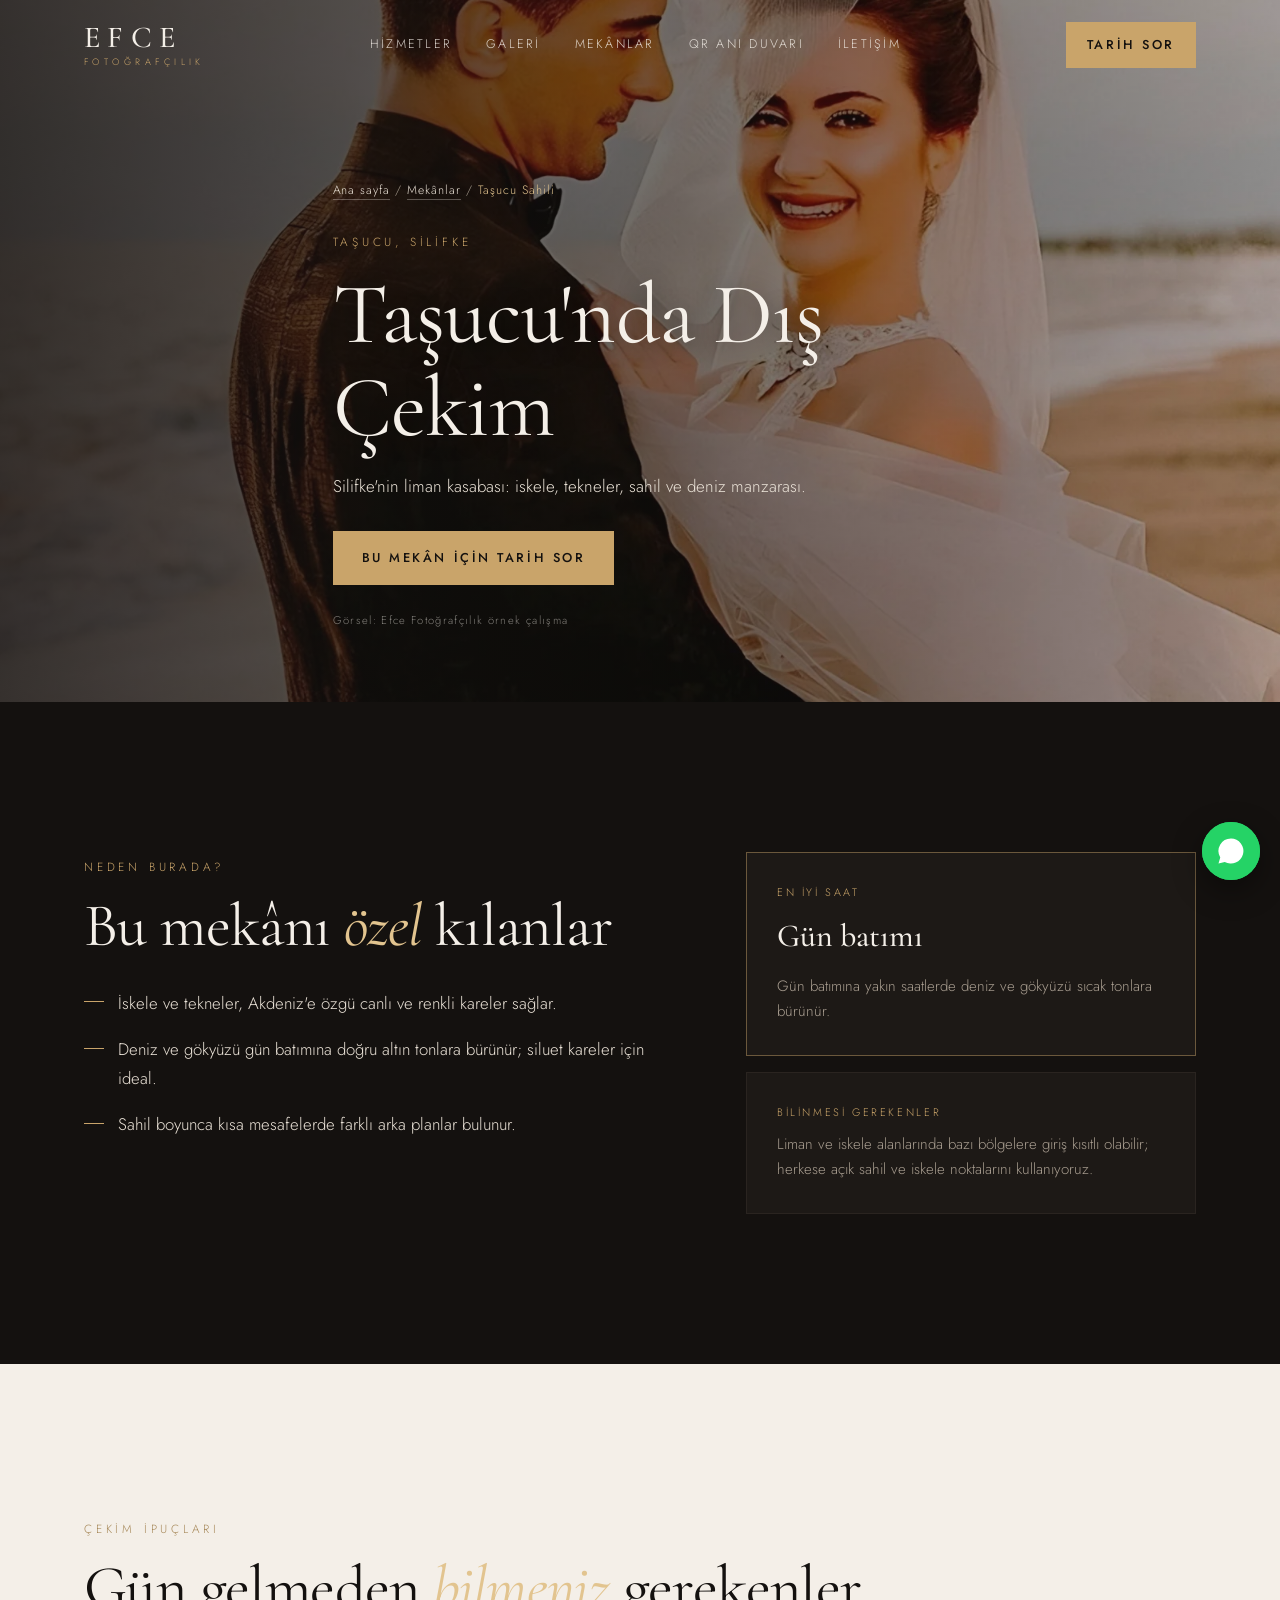
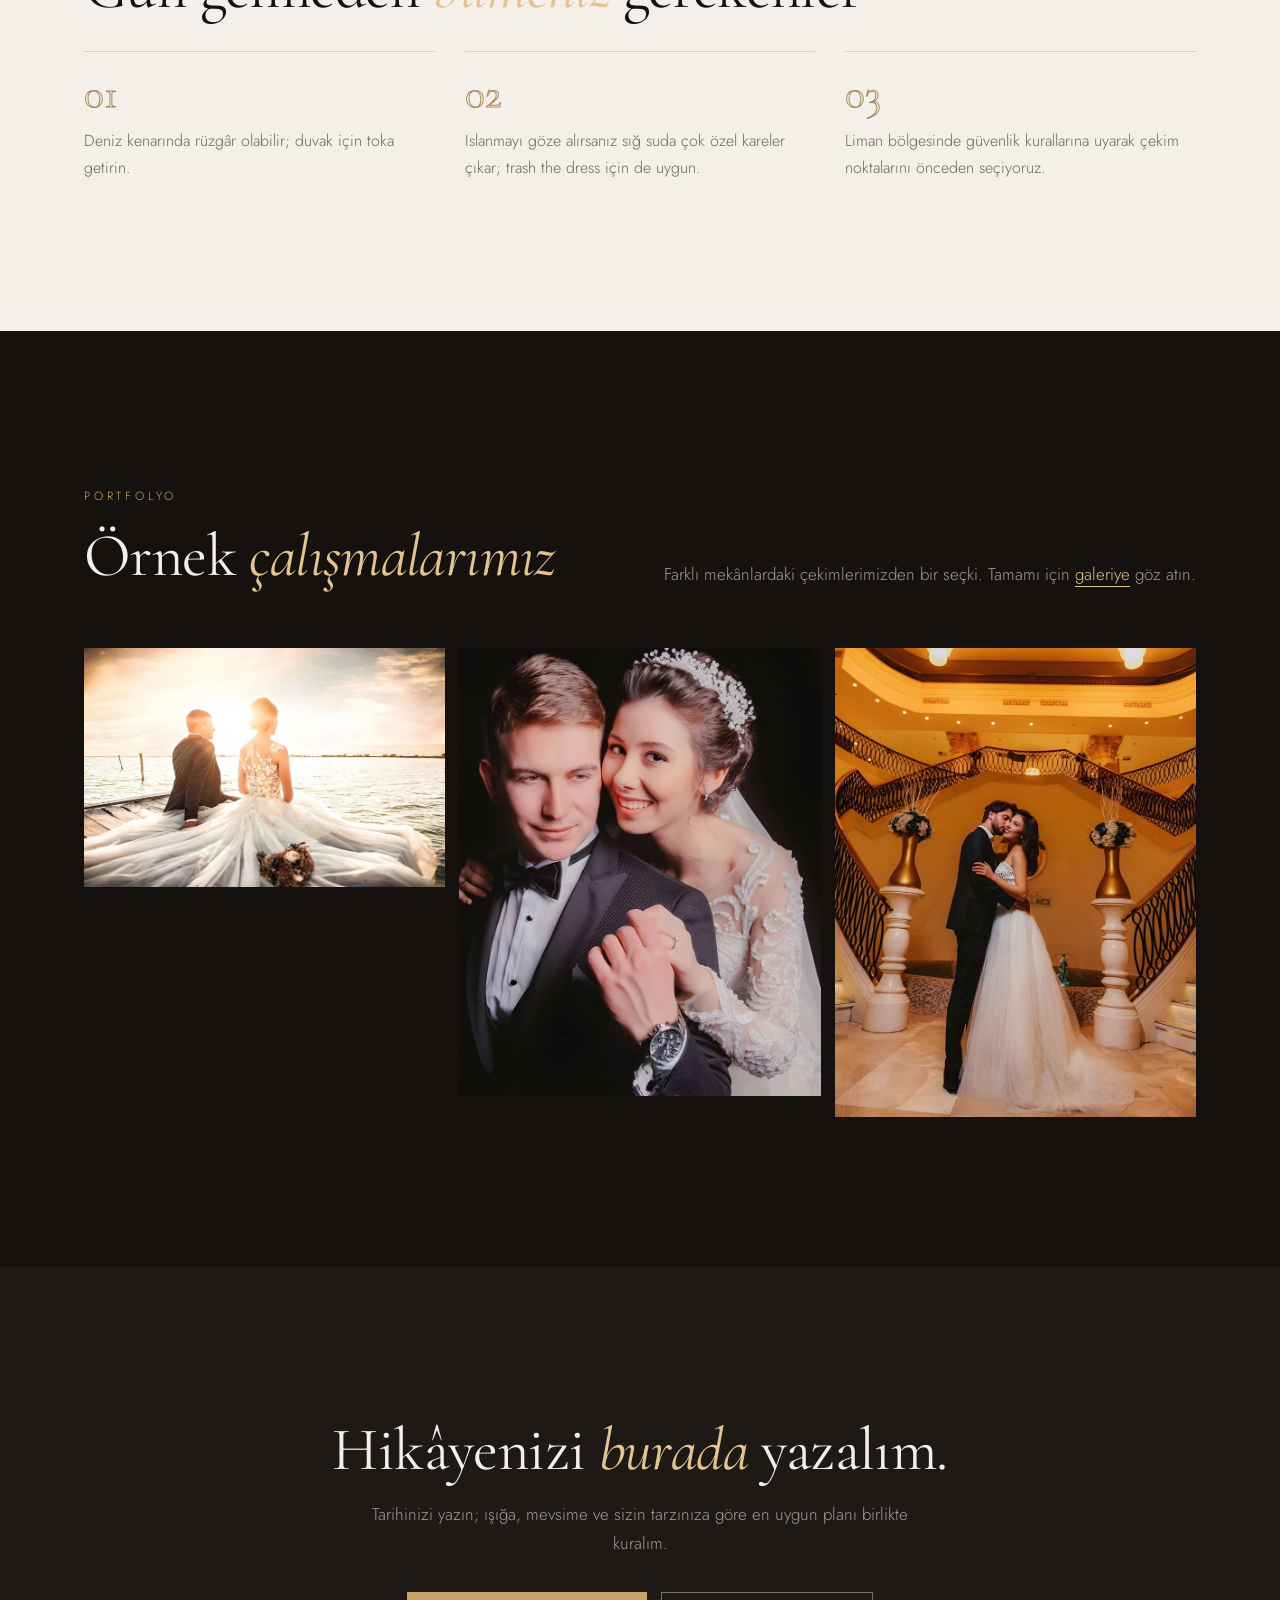
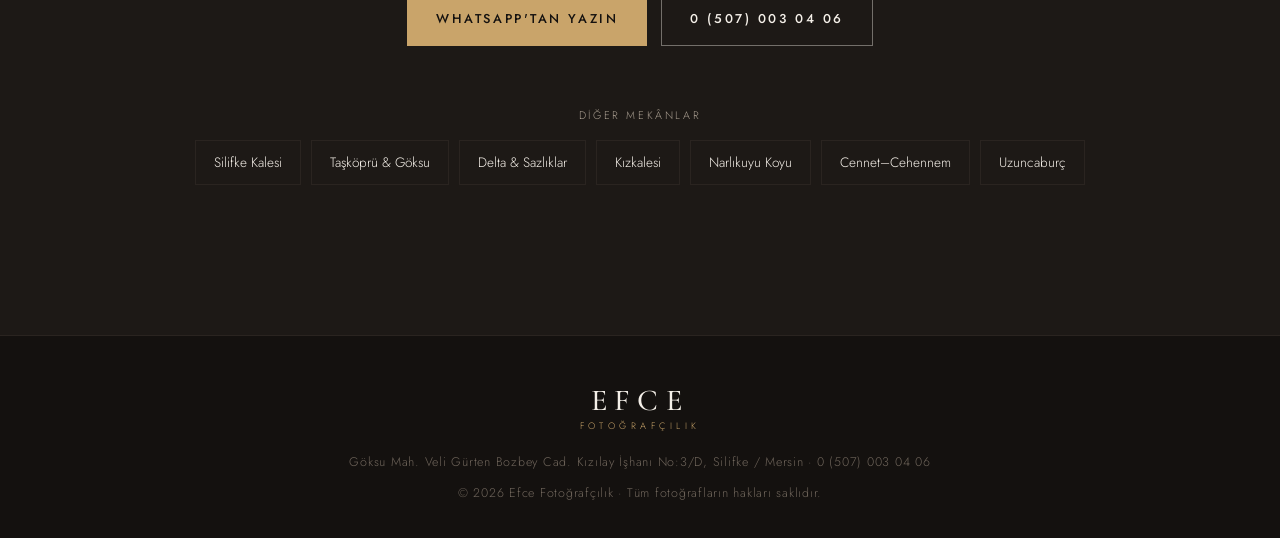
<file: dis-cekim/tasucu.html>
<!doctype html>
<html lang="tr">
<head>
<meta charset="utf-8">
<meta name="viewport" content="width=device-width, initial-scale=1">
<title>Taşucu&#x27;nda Dış Çekim · Efce Fotoğrafçılık Silifke</title>
<meta name="description" content="Silifke&#x27;nin liman kasabası: iskele, tekneler, sahil ve deniz manzarası. Taşucu Sahili dış çekim ve düğün fotoğrafları için en iyi saat, ipuçları ve bilinmesi gerekenler.">
<link rel="canonical" href="https://efcefotografcilik.com.tr/dis-cekim/tasucu.html">
<meta property="og:title" content="Taşucu&#x27;nda Dış Çekim · Efce Fotoğrafçılık">
<meta property="og:description" content="Silifke&#x27;nin liman kasabası: iskele, tekneler, sahil ve deniz manzarası.">
<meta property="og:image" content="https://efcefotografcilik.com.tr/img/p3.jpg">
<meta property="og:type" content="article">
<meta name="theme-color" content="#14110f">
<link rel="icon" href="data:image/svg+xml,<svg xmlns='http://www.w3.org/2000/svg' viewBox='0 0 64 64'><rect width='64' height='64' rx='14' fill='%2314110f'/><circle cx='32' cy='32' r='15' fill='none' stroke='%23c9a46a' stroke-width='4'/><circle cx='32' cy='32' r='5' fill='%23c9a46a'/></svg>">
<link rel="preconnect" href="https://fonts.googleapis.com"><link rel="preconnect" href="https://fonts.gstatic.com" crossorigin>
<link href="https://fonts.googleapis.com/css2?family=Cormorant+Garamond:ital,wght@0,400;0,500;0,600;1,400;1,500&family=Jost:wght@300;400;500&display=swap" rel="stylesheet">
<link rel="stylesheet" href="../assets/site.css?v=3">
<script type="application/ld+json">{"@context": "https://schema.org", "@graph": [{"@type": "Service", "name": "Taşucu'nda Dış Çekim", "serviceType": "Dış çekim / düğün fotoğrafçılığı", "areaServed": "Taşucu, Silifke", "provider": {"@type": "ProfessionalService", "name": "Efce Fotoğrafçılık", "telephone": "+905070030406", "url": "https://efcefotografcilik.com.tr", "address": {"@type": "PostalAddress", "streetAddress": "Göksu Mah. Veli Gürten Bozbey Cad. Kızılay İşhanı No:3/D", "postalCode": "33960", "addressLocality": "Silifke", "addressRegion": "Mersin", "addressCountry": "TR"}}}, {"@type": "BreadcrumbList", "itemListElement": [{"@type": "ListItem", "position": 1, "name": "Ana sayfa", "item": "https://efcefotografcilik.com.tr/"}, {"@type": "ListItem", "position": 2, "name": "Dış çekim mekânları", "item": "https://efcefotografcilik.com.tr/#mekanlar"}, {"@type": "ListItem", "position": 3, "name": "Taşucu'nda Dış Çekim", "item": "https://efcefotografcilik.com.tr/dis-cekim/tasucu.html"}]}]}</script>
</head>
<body>
<nav id="nav" class="solid">
  <div class="wrap">
    <a href="../" class="logo" aria-label="Efce Fotoğrafçılık ana sayfa"><b>EFCE</b><small>Fotoğrafçılık</small></a>
    <div class="links" id="links">
      <a href="../#hizmetler">Hizmetler</a>
      <a href="../#galeri">Galeri</a>
      <a href="../#mekanlar">Mekânlar</a>
      <a href="../#qr">QR Anı Duvarı</a>
      <a href="../#iletisim">İletişim</a>
    </div>
    <a class="btn nav-cta" data-wa="Merhaba, çekim tarihi sormak istiyorum." href="#">Tarih Sor</a>
    <button class="burger" id="burger" aria-label="Menü"><svg viewBox="0 0 24 24" stroke="currentColor" stroke-width="1.5" fill="none"><path d="M3 7h18M3 12h18M3 17h18"/></svg></button>
  </div>
</nav>
<header class="page-hero" style="background-image:linear-gradient(90deg,rgba(20,17,15,.85),rgba(20,17,15,.35)),url(../img/p3-1600.webp)">
  <div class="wrap">
    <div class="crumb" role="navigation" aria-label="Konum"><a href="../">Ana sayfa</a> / <a href="../#mekanlar">Mekânlar</a> / <span>Taşucu Sahili</span></div>
    <span class="eyebrow">Taşucu, Silifke</span>
    <h1>Taşucu&#x27;nda Dış Çekim</h1>
    <p class="lead">Silifke&#x27;nin liman kasabası: iskele, tekneler, sahil ve deniz manzarası.</p>
    <div class="hero-btns"><a class="btn" data-wa="Merhaba, Taşucu Sahili için dış çekim tarihi sormak istiyorum." href="#">Bu mekân için tarih sor</a></div>
    <p class="photo-note">Görsel: Efce Fotoğrafçılık örnek çalışma</p>
  </div>
</header>

<section class="mekan-detay">
  <div class="wrap md-grid">
    <div class="rv">
      <span class="eyebrow">Neden burada?</span>
      <h2>Bu mekânı <em>özel</em> kılanlar</h2>
      <ul class="tick"><li>İskele ve tekneler, Akdeniz&#x27;e özgü canlı ve renkli kareler sağlar.</li><li>Deniz ve gökyüzü gün batımına doğru altın tonlara bürünür; siluet kareler için ideal.</li><li>Sahil boyunca kısa mesafelerde farklı arka planlar bulunur.</li></ul>
    </div>
    <aside class="rv">
      <div class="when-box"><small>En iyi saat</small><b>Gün batımı</b><p>Gün batımına yakın saatlerde deniz ve gökyüzü sıcak tonlara bürünür.</p></div>
      <div class="info-box"><small>Bilinmesi gerekenler</small><p>Liman ve iskele alanlarında bazı bölgelere giriş kısıtlı olabilir; herkese açık sahil ve iskele noktalarını kullanıyoruz.</p></div>
    </aside>
  </div>
</section>

<section class="mekan-ipucu">
  <div class="wrap rv">
    <span class="eyebrow">Çekim ipuçları</span>
    <h2>Gün gelmeden <em>bilmeniz</em> gerekenler</h2>
    <ol class="tips"><li>Deniz kenarında rüzgâr olabilir; duvak için toka getirin.</li><li>Islanmayı göze alırsanız sığ suda çok özel kareler çıkar; trash the dress için de uygun.</li><li>Liman bölgesinde güvenlik kurallarına uyarak çekim noktalarını önceden seçiyoruz.</li></ol>
  </div>
</section>

<section class="mekan-ornek">
  <div class="wrap">
    <div class="sec-head rv"><div><span class="eyebrow">Portfolyo</span><h2>Örnek <em>çalışmalarımız</em></h2></div><p class="lead">Farklı mekânlardaki çekimlerimizden bir seçki. Tamamı için <a href="../#galeri" style="color:var(--gold2);border-bottom:1px solid">galeriye</a> göz atın.</p></div>
    <div class="grid three pswp-gallery"><figure><a href="../img/p5-1600.webp" data-pswp-width="1600" data-pswp-height="1058"><img src="../img/p5-800.webp" srcset="../img/p5-800.webp 800w, ../img/p5-1600.webp 1600w" sizes="(max-width:700px) 100vw, 33vw" alt="Efce Fotoğrafçılık örnek çalışma" loading="lazy"></a></figure><figure><a href="../img/p8-1600.webp" data-pswp-width="1600" data-pswp-height="1981"><img src="../img/p8-800.webp" srcset="../img/p8-800.webp 800w, ../img/p8-1600.webp 1600w" sizes="(max-width:700px) 100vw, 33vw" alt="Efce Fotoğrafçılık örnek çalışma" loading="lazy"></a></figure><figure><a href="../img/p9-1600.webp" data-pswp-width="1543" data-pswp-height="2000"><img src="../img/p9-800.webp" srcset="../img/p9-800.webp 800w, ../img/p9-1600.webp 1543w" sizes="(max-width:700px) 100vw, 33vw" alt="Efce Fotoğrafçılık örnek çalışma" loading="lazy"></a></figure></div>
  </div>
</section>

<section class="mekan-cta">
  <div class="wrap rv">
    <h2>Hikâyenizi <em>burada</em> yazalım.</h2>
    <p class="lead">Tarihinizi yazın; ışığa, mevsime ve sizin tarzınıza göre en uygun planı birlikte kuralım.</p>
    <div class="hero-btns" style="justify-content:center"><a class="btn" data-wa="Merhaba, Taşucu Sahili için dış çekim planlamak istiyorum." href="#">WhatsApp'tan Yazın</a><a class="btn ghost" href="#" data-tel></a></div>
    <div class="other"><small>Diğer mekânlar</small><div><a href="silifke-kalesi.html">Silifke Kalesi</a><a href="taskopru-goksu.html">Taşköprü &amp; Göksu</a><a href="goksu-deltasi.html">Delta &amp; Sazlıklar</a><a href="kizkalesi.html">Kızkalesi</a><a href="narlikuyu.html">Narlıkuyu Koyu</a><a href="cennet-cehennem.html">Cennet–Cehennem</a><a href="uzuncaburc.html">Uzuncaburç</a></div></div>
  </div>
</section>
<footer>
  <div class="wrap">
    <a href="../" class="logo"><b>EFCE</b><small>Fotoğrafçılık</small></a>
    <p style="margin-bottom:10px">Göksu Mah. Veli Gürten Bozbey Cad. Kızılay İşhanı No:3/D, Silifke / Mersin · <a href="#" data-tel></a></p>
    <p>© <span class="yil"></span> Efce Fotoğrafçılık · Tüm fotoğrafların hakları saklıdır.</p>
  </div>
</footer>
<a class="wa" data-wa="Merhaba, dış çekim hakkında bilgi almak istiyorum." href="#" aria-label="WhatsApp ile yazın"><svg viewBox="0 0 24 24"><path d="M12 2a10 10 0 0 0-8.6 15.1L2 22l5-1.3A10 10 0 1 0 12 2Z"/></svg></a>
<script src="../assets/site.js?v=3" defer></script>
</body>
</html>
</file>
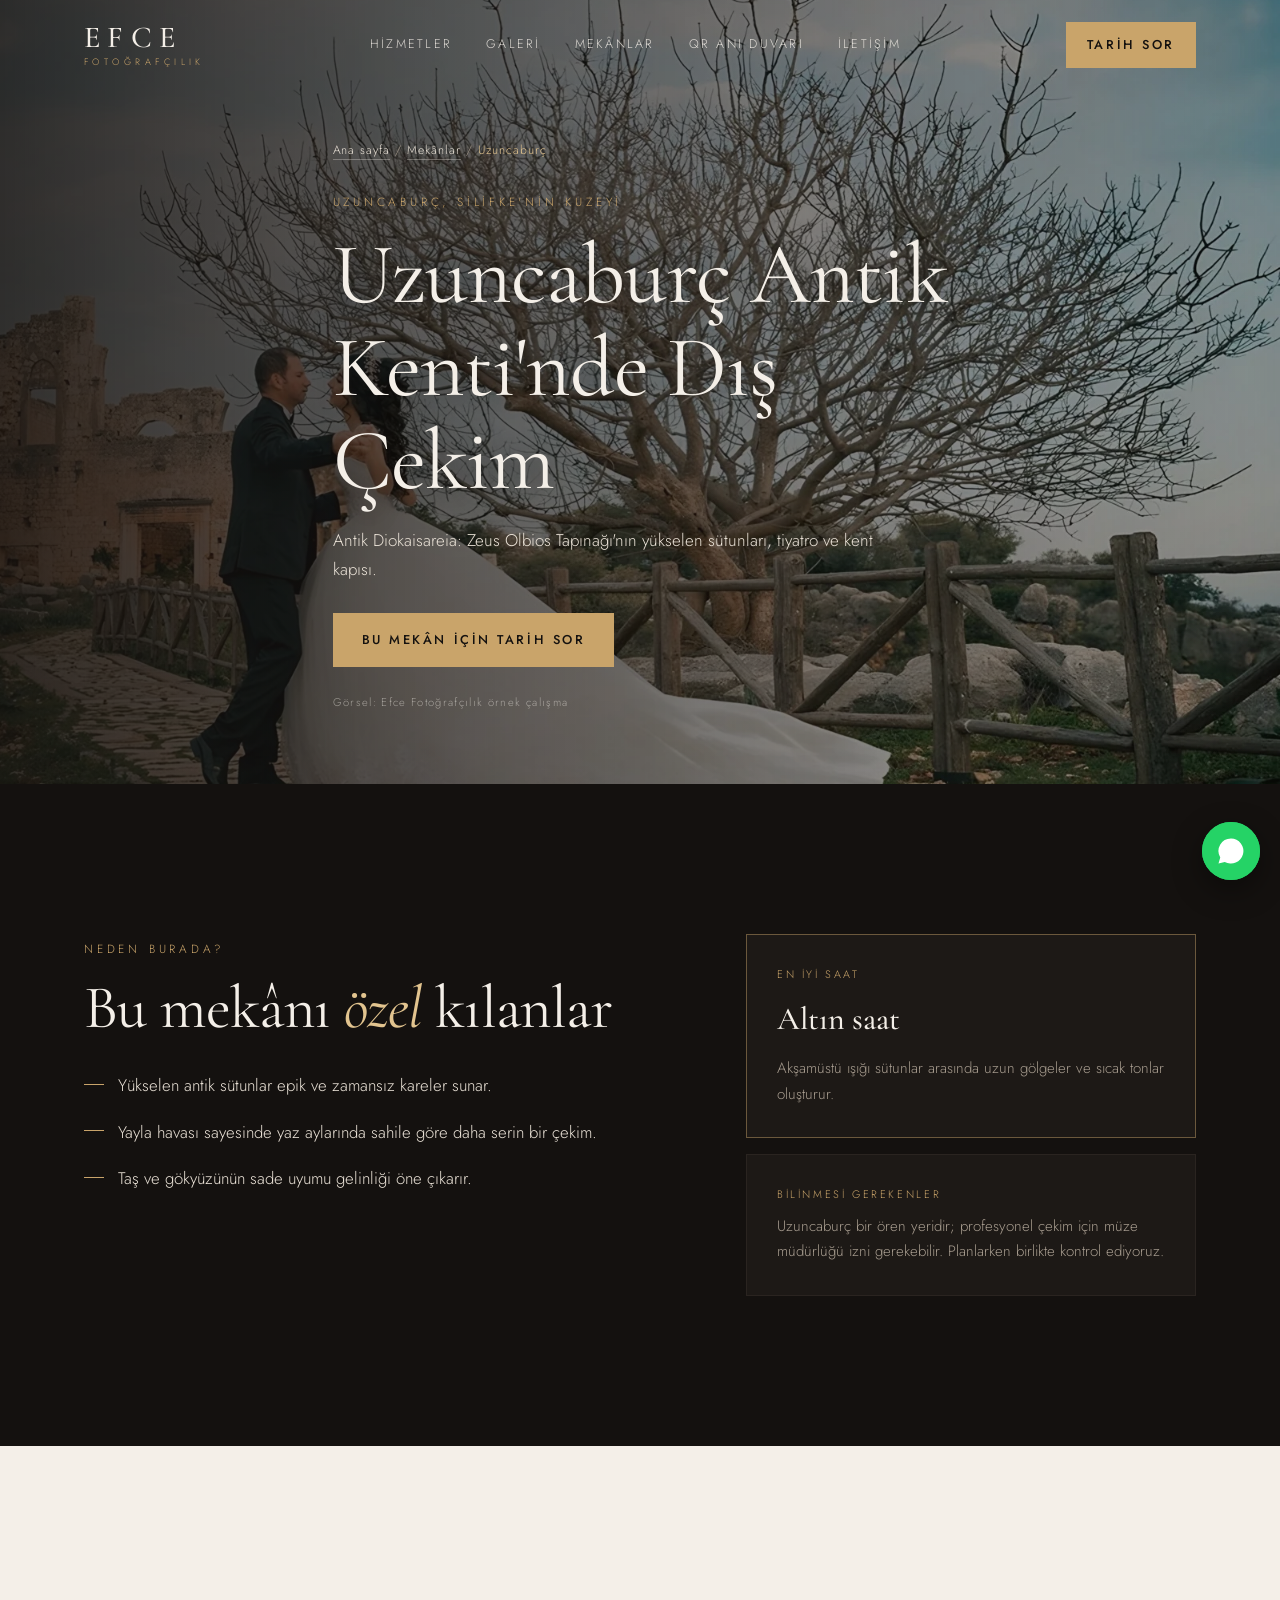
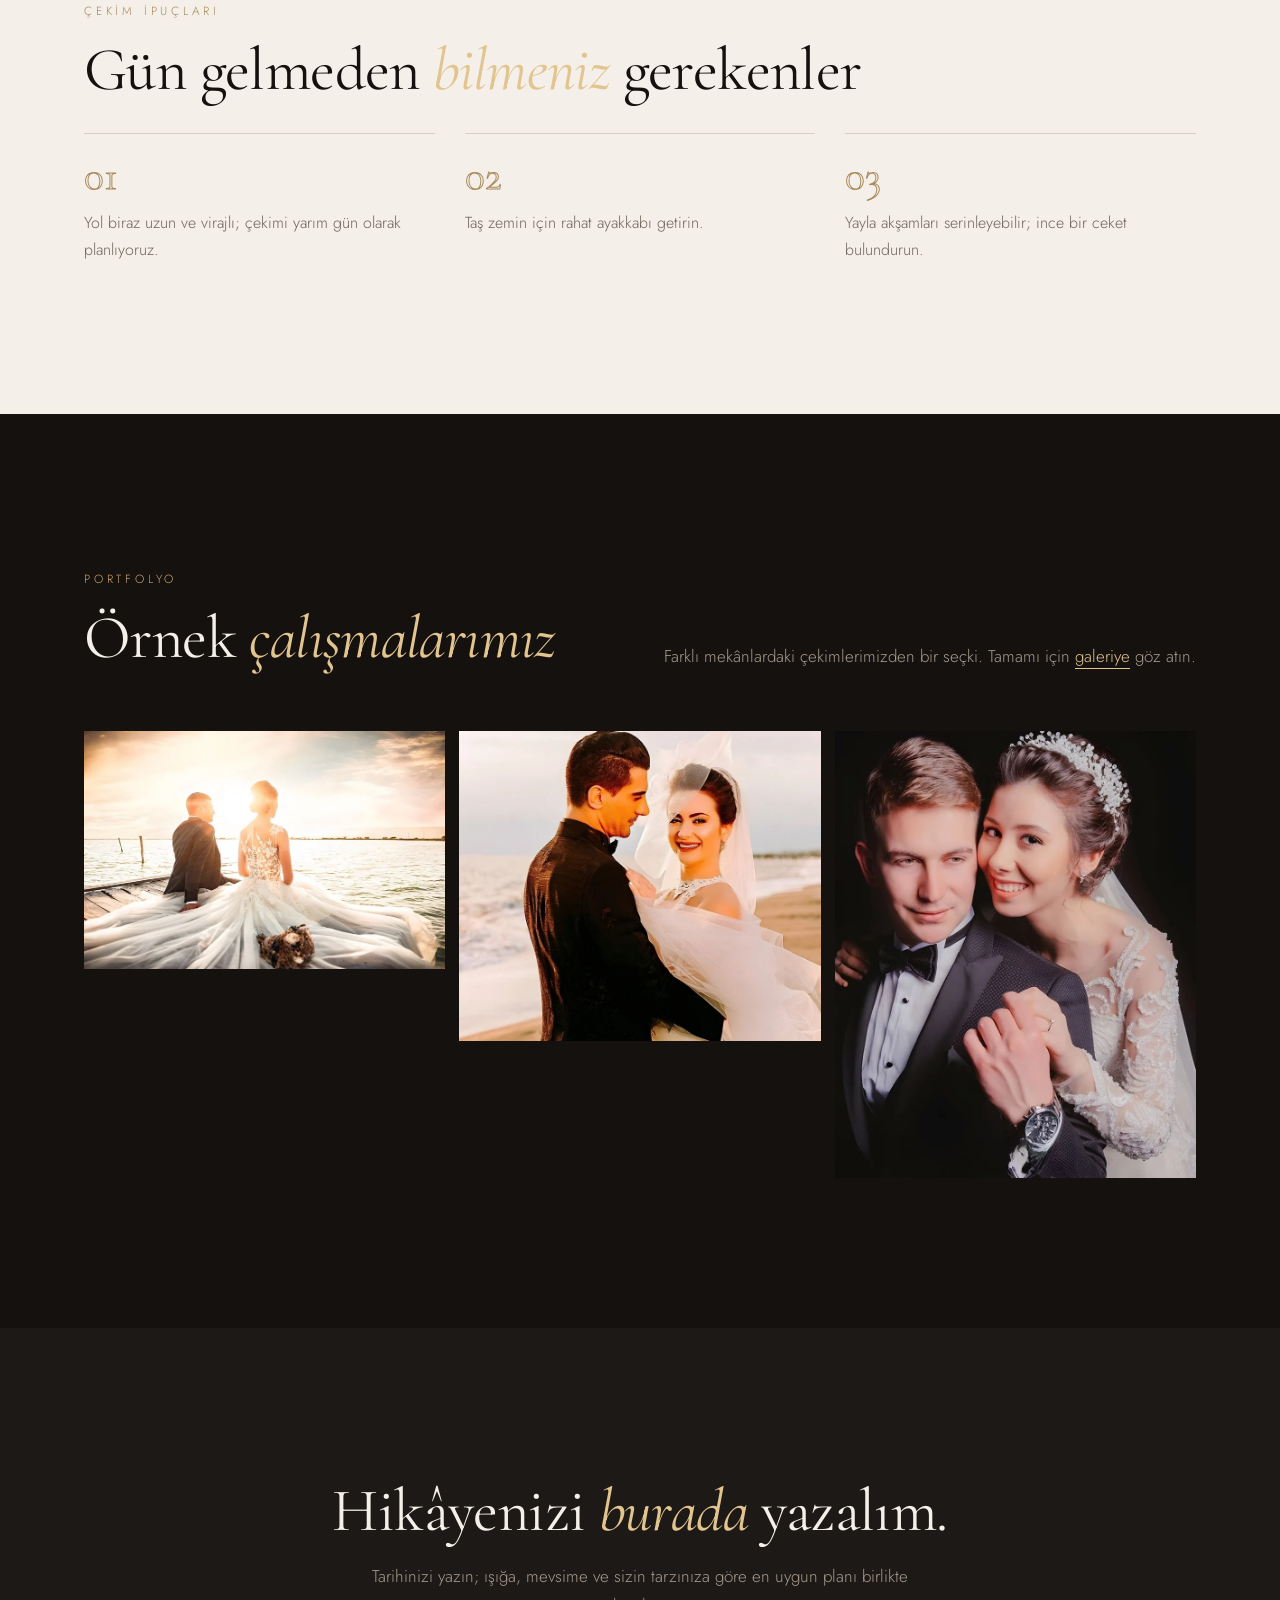
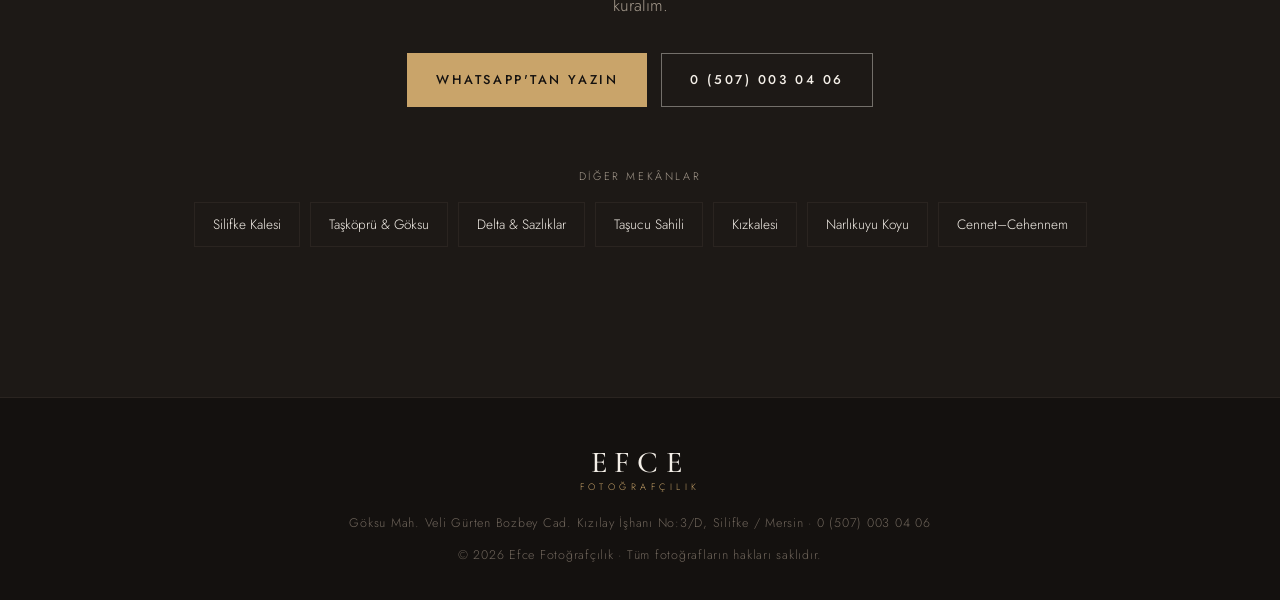
<file: dis-cekim/uzuncaburc.html>
<!doctype html>
<html lang="tr">
<head>
<meta charset="utf-8">
<meta name="viewport" content="width=device-width, initial-scale=1">
<title>Uzuncaburç Antik Kenti&#x27;nde Dış Çekim · Efce Fotoğrafçılık Silifke</title>
<meta name="description" content="Antik Diokaisareia: Zeus Olbios Tapınağı&#x27;nın yükselen sütunları, tiyatro ve kent kapısı. Uzuncaburç dış çekim ve düğün fotoğrafları için en iyi saat, ipuçları ve bilinmesi gerekenler.">
<link rel="canonical" href="https://efcefotografcilik.com.tr/dis-cekim/uzuncaburc.html">
<meta property="og:title" content="Uzuncaburç Antik Kenti&#x27;nde Dış Çekim · Efce Fotoğrafçılık">
<meta property="og:description" content="Antik Diokaisareia: Zeus Olbios Tapınağı&#x27;nın yükselen sütunları, tiyatro ve kent kapısı.">
<meta property="og:image" content="https://efcefotografcilik.com.tr/img/p1.jpg">
<meta property="og:type" content="article">
<meta name="theme-color" content="#14110f">
<link rel="icon" href="data:image/svg+xml,<svg xmlns='http://www.w3.org/2000/svg' viewBox='0 0 64 64'><rect width='64' height='64' rx='14' fill='%2314110f'/><circle cx='32' cy='32' r='15' fill='none' stroke='%23c9a46a' stroke-width='4'/><circle cx='32' cy='32' r='5' fill='%23c9a46a'/></svg>">
<link rel="preconnect" href="https://fonts.googleapis.com"><link rel="preconnect" href="https://fonts.gstatic.com" crossorigin>
<link href="https://fonts.googleapis.com/css2?family=Cormorant+Garamond:ital,wght@0,400;0,500;0,600;1,400;1,500&family=Jost:wght@300;400;500&display=swap" rel="stylesheet">
<link rel="stylesheet" href="../assets/site.css?v=3">
<script type="application/ld+json">{"@context": "https://schema.org", "@graph": [{"@type": "Service", "name": "Uzuncaburç Antik Kenti'nde Dış Çekim", "serviceType": "Dış çekim / düğün fotoğrafçılığı", "areaServed": "Uzuncaburç, Silifke'nin kuzeyi", "provider": {"@type": "ProfessionalService", "name": "Efce Fotoğrafçılık", "telephone": "+905070030406", "url": "https://efcefotografcilik.com.tr", "address": {"@type": "PostalAddress", "streetAddress": "Göksu Mah. Veli Gürten Bozbey Cad. Kızılay İşhanı No:3/D", "postalCode": "33960", "addressLocality": "Silifke", "addressRegion": "Mersin", "addressCountry": "TR"}}}, {"@type": "BreadcrumbList", "itemListElement": [{"@type": "ListItem", "position": 1, "name": "Ana sayfa", "item": "https://efcefotografcilik.com.tr/"}, {"@type": "ListItem", "position": 2, "name": "Dış çekim mekânları", "item": "https://efcefotografcilik.com.tr/#mekanlar"}, {"@type": "ListItem", "position": 3, "name": "Uzuncaburç Antik Kenti'nde Dış Çekim", "item": "https://efcefotografcilik.com.tr/dis-cekim/uzuncaburc.html"}]}]}</script>
</head>
<body>
<nav id="nav" class="solid">
  <div class="wrap">
    <a href="../" class="logo" aria-label="Efce Fotoğrafçılık ana sayfa"><b>EFCE</b><small>Fotoğrafçılık</small></a>
    <div class="links" id="links">
      <a href="../#hizmetler">Hizmetler</a>
      <a href="../#galeri">Galeri</a>
      <a href="../#mekanlar">Mekânlar</a>
      <a href="../#qr">QR Anı Duvarı</a>
      <a href="../#iletisim">İletişim</a>
    </div>
    <a class="btn nav-cta" data-wa="Merhaba, çekim tarihi sormak istiyorum." href="#">Tarih Sor</a>
    <button class="burger" id="burger" aria-label="Menü"><svg viewBox="0 0 24 24" stroke="currentColor" stroke-width="1.5" fill="none"><path d="M3 7h18M3 12h18M3 17h18"/></svg></button>
  </div>
</nav>
<header class="page-hero" style="background-image:linear-gradient(90deg,rgba(20,17,15,.85),rgba(20,17,15,.35)),url(../img/p1-1600.webp)">
  <div class="wrap">
    <div class="crumb" role="navigation" aria-label="Konum"><a href="../">Ana sayfa</a> / <a href="../#mekanlar">Mekânlar</a> / <span>Uzuncaburç</span></div>
    <span class="eyebrow">Uzuncaburç, Silifke&#x27;nin kuzeyi</span>
    <h1>Uzuncaburç Antik Kenti&#x27;nde Dış Çekim</h1>
    <p class="lead">Antik Diokaisareia: Zeus Olbios Tapınağı&#x27;nın yükselen sütunları, tiyatro ve kent kapısı.</p>
    <div class="hero-btns"><a class="btn" data-wa="Merhaba, Uzuncaburç için dış çekim tarihi sormak istiyorum." href="#">Bu mekân için tarih sor</a></div>
    <p class="photo-note">Görsel: Efce Fotoğrafçılık örnek çalışma</p>
  </div>
</header>

<section class="mekan-detay">
  <div class="wrap md-grid">
    <div class="rv">
      <span class="eyebrow">Neden burada?</span>
      <h2>Bu mekânı <em>özel</em> kılanlar</h2>
      <ul class="tick"><li>Yükselen antik sütunlar epik ve zamansız kareler sunar.</li><li>Yayla havası sayesinde yaz aylarında sahile göre daha serin bir çekim.</li><li>Taş ve gökyüzünün sade uyumu gelinliği öne çıkarır.</li></ul>
    </div>
    <aside class="rv">
      <div class="when-box"><small>En iyi saat</small><b>Altın saat</b><p>Akşamüstü ışığı sütunlar arasında uzun gölgeler ve sıcak tonlar oluşturur.</p></div>
      <div class="info-box"><small>Bilinmesi gerekenler</small><p>Uzuncaburç bir ören yeridir; profesyonel çekim için müze müdürlüğü izni gerekebilir. Planlarken birlikte kontrol ediyoruz.</p></div>
    </aside>
  </div>
</section>

<section class="mekan-ipucu">
  <div class="wrap rv">
    <span class="eyebrow">Çekim ipuçları</span>
    <h2>Gün gelmeden <em>bilmeniz</em> gerekenler</h2>
    <ol class="tips"><li>Yol biraz uzun ve virajlı; çekimi yarım gün olarak planlıyoruz.</li><li>Taş zemin için rahat ayakkabı getirin.</li><li>Yayla akşamları serinleyebilir; ince bir ceket bulundurun.</li></ol>
  </div>
</section>

<section class="mekan-ornek">
  <div class="wrap">
    <div class="sec-head rv"><div><span class="eyebrow">Portfolyo</span><h2>Örnek <em>çalışmalarımız</em></h2></div><p class="lead">Farklı mekânlardaki çekimlerimizden bir seçki. Tamamı için <a href="../#galeri" style="color:var(--gold2);border-bottom:1px solid">galeriye</a> göz atın.</p></div>
    <div class="grid three pswp-gallery"><figure><a href="../img/p5-1600.webp" data-pswp-width="1600" data-pswp-height="1058"><img src="../img/p5-800.webp" srcset="../img/p5-800.webp 800w, ../img/p5-1600.webp 1600w" sizes="(max-width:700px) 100vw, 33vw" alt="Efce Fotoğrafçılık örnek çalışma" loading="lazy"></a></figure><figure><a href="../img/p3-1600.webp" data-pswp-width="1600" data-pswp-height="1374"><img src="../img/p3-800.webp" srcset="../img/p3-800.webp 800w, ../img/p3-1600.webp 1600w" sizes="(max-width:700px) 100vw, 33vw" alt="Efce Fotoğrafçılık örnek çalışma" loading="lazy"></a></figure><figure><a href="../img/p8-1600.webp" data-pswp-width="1600" data-pswp-height="1981"><img src="../img/p8-800.webp" srcset="../img/p8-800.webp 800w, ../img/p8-1600.webp 1600w" sizes="(max-width:700px) 100vw, 33vw" alt="Efce Fotoğrafçılık örnek çalışma" loading="lazy"></a></figure></div>
  </div>
</section>

<section class="mekan-cta">
  <div class="wrap rv">
    <h2>Hikâyenizi <em>burada</em> yazalım.</h2>
    <p class="lead">Tarihinizi yazın; ışığa, mevsime ve sizin tarzınıza göre en uygun planı birlikte kuralım.</p>
    <div class="hero-btns" style="justify-content:center"><a class="btn" data-wa="Merhaba, Uzuncaburç için dış çekim planlamak istiyorum." href="#">WhatsApp'tan Yazın</a><a class="btn ghost" href="#" data-tel></a></div>
    <div class="other"><small>Diğer mekânlar</small><div><a href="silifke-kalesi.html">Silifke Kalesi</a><a href="taskopru-goksu.html">Taşköprü &amp; Göksu</a><a href="goksu-deltasi.html">Delta &amp; Sazlıklar</a><a href="tasucu.html">Taşucu Sahili</a><a href="kizkalesi.html">Kızkalesi</a><a href="narlikuyu.html">Narlıkuyu Koyu</a><a href="cennet-cehennem.html">Cennet–Cehennem</a></div></div>
  </div>
</section>
<footer>
  <div class="wrap">
    <a href="../" class="logo"><b>EFCE</b><small>Fotoğrafçılık</small></a>
    <p style="margin-bottom:10px">Göksu Mah. Veli Gürten Bozbey Cad. Kızılay İşhanı No:3/D, Silifke / Mersin · <a href="#" data-tel></a></p>
    <p>© <span class="yil"></span> Efce Fotoğrafçılık · Tüm fotoğrafların hakları saklıdır.</p>
  </div>
</footer>
<a class="wa" data-wa="Merhaba, dış çekim hakkında bilgi almak istiyorum." href="#" aria-label="WhatsApp ile yazın"><svg viewBox="0 0 24 24"><path d="M12 2a10 10 0 0 0-8.6 15.1L2 22l5-1.3A10 10 0 1 0 12 2Z"/></svg></a>
<script src="../assets/site.js?v=3" defer></script>
</body>
</html>
</file>
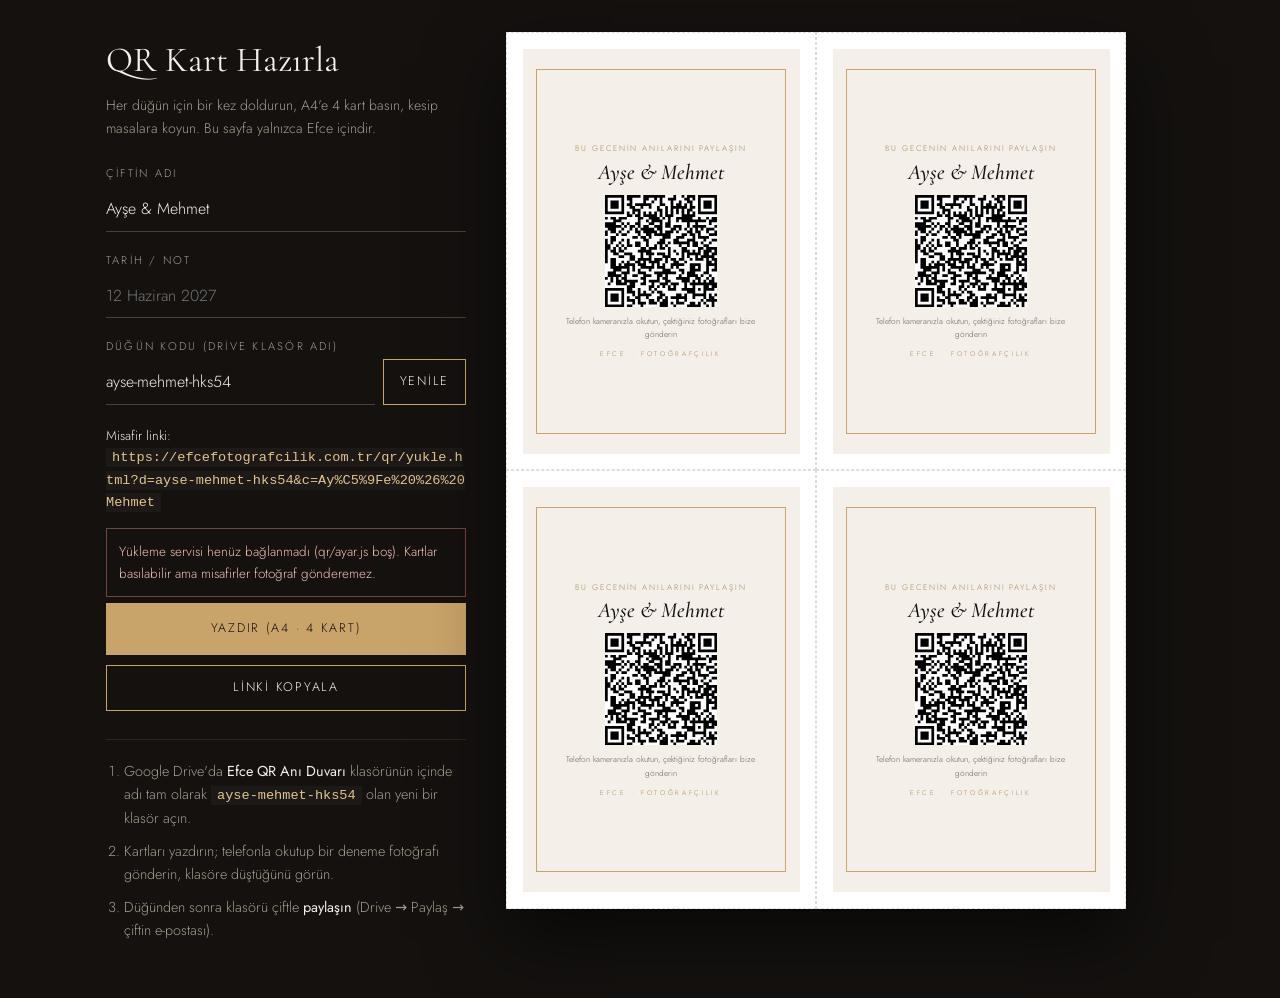
<file: qr/kart.html>
<!doctype html>
<html lang="tr">
<head>
<meta charset="utf-8">
<meta name="viewport" content="width=device-width, initial-scale=1">
<title>QR Kart Hazırla · Efce</title>
<meta name="robots" content="noindex, nofollow">
<link rel="preconnect" href="https://fonts.googleapis.com"><link rel="preconnect" href="https://fonts.gstatic.com" crossorigin>
<link href="https://fonts.googleapis.com/css2?family=Cormorant+Garamond:ital,wght@0,400;0,500;1,400;1,500&family=Jost:wght@300;400;500&display=swap" rel="stylesheet">
<style>
:root{--ink:#14110f;--ink2:#1d1916;--ink3:#2a2420;--cream:#f4efe8;--muted:#a69b8e;--muted-d:#6f655b;--gold:#c9a46a;--gold2:#e2c48f}
*{box-sizing:border-box;margin:0;padding:0}
body{background:var(--ink);color:var(--cream);font-family:'Jost',system-ui,sans-serif;font-weight:300;line-height:1.6}
.panel{max-width:1100px;margin:0 auto;padding:32px 16px 60px;display:grid;grid-template-columns:360px 1fr;gap:40px}
h1{font-family:'Cormorant Garamond',serif;font-weight:400;font-size:2.2rem;margin-bottom:6px}
.hint{color:var(--muted);font-size:.88rem;margin-bottom:26px}
label{display:block;font-size:.7rem;letter-spacing:.2em;text-transform:uppercase;color:var(--muted);margin-bottom:20px}
input{width:100%;background:transparent;border:0;border-bottom:1px solid #4a4038;color:var(--cream);font:inherit;font-size:1rem;padding:9px 0;outline:none;margin-top:4px}
input:focus{border-color:var(--gold)}
.row{display:flex;gap:8px;align-items:flex-end}
.row input{flex:1}
button{padding:12px 16px;border:1px solid var(--gold);background:transparent;color:var(--cream);font:inherit;font-size:.78rem;letter-spacing:.14em;text-transform:uppercase;cursor:pointer}
button.main{background:var(--gold);color:var(--ink);width:100%;margin-top:6px;padding:15px}
.steps{margin-top:28px;border-top:1px solid var(--ink3);padding-top:20px;font-size:.9rem;color:var(--muted)}
.steps ol{padding-left:18px;display:grid;gap:10px}
.steps b{color:var(--cream);font-weight:400}
code{background:var(--ink2);color:var(--gold2);padding:2px 6px;word-break:break-all;font-size:.85rem}
.link{margin-top:6px;font-size:.82rem}
.warn{margin-top:14px;padding:12px;border:1px solid rgba(224,138,122,.45);color:#f0c1b6;font-size:.84rem}
.sheet{background:#fff;display:grid;grid-template-columns:1fr 1fr;gap:0;aspect-ratio:210/297;width:100%;max-width:620px;box-shadow:0 30px 70px rgba(0,0,0,.5)}
.card{border:1px dashed #ddd;display:flex;align-items:center;justify-content:center;padding:5%}
.ci{background:#f4efe8;color:#14110f;width:100%;height:100%;text-align:center;display:flex;flex-direction:column;align-items:center;justify-content:center;position:relative;padding:8% 6%}
.ci::before{content:"";position:absolute;inset:5%;border:1px solid #c9a46a}
.ci small{font-size:.5rem;letter-spacing:.24em;text-transform:uppercase;color:#a7895a;position:relative}
.ci b{font-family:'Cormorant Garamond',serif;font-weight:500;font-style:italic;font-size:1.35rem;line-height:1.1;margin:6px 0 2px;position:relative}
.ci em{font-style:normal;font-size:.55rem;color:#6f655b;letter-spacing:.1em;position:relative}
.ci .q{width:46%;aspect-ratio:1;margin:8px 0;position:relative}
.ci .q svg{width:100%;height:100%;display:block}
.ci span{font-size:.52rem;color:#6f655b;position:relative;max-width:85%}
.ci i{font-style:normal;font-size:.42rem;letter-spacing:.4em;color:#a7895a;margin-top:8px;position:relative}
@media(max-width:900px){.panel{grid-template-columns:1fr}}
@page{size:A4;margin:0}
@media print{
  body{background:#fff}
  .ctrl,.no-print{display:none!important}
  .panel{display:block;padding:0;max-width:none}
  .sheet{width:210mm;height:297mm;max-width:none;box-shadow:none;aspect-ratio:auto}
  .card{border:.2mm dashed #ccc}
  .ci b{font-size:24pt}.ci small{font-size:8pt}.ci em{font-size:9pt}.ci span{font-size:8.5pt}.ci i{font-size:7pt}
  *{-webkit-print-color-adjust:exact;print-color-adjust:exact}
}
</style>
</head>
<body>
<div class="panel">
  <div class="ctrl">
    <h1>QR Kart Hazırla</h1>
    <p class="hint">Her düğün için bir kez doldurun, A4'e 4 kart basın, kesip masalara koyun. Bu sayfa yalnızca Efce içindir.</p>
    <label>Çiftin adı<input id="cift" value="Ayşe &amp; Mehmet" maxlength="40"></label>
    <label>Tarih / not<input id="tarih" placeholder="12 Haziran 2027" maxlength="40"></label>
    <label>Düğün kodu (Drive klasör adı)
      <div class="row"><input id="kod" maxlength="40"><button type="button" id="yeniKod" title="Yeni kod üret">Yenile</button></div>
    </label>
    <p class="link">Misafir linki:<br><code id="link"></code></p>
    <div class="warn" id="uyari" hidden>Yükleme servisi henüz bağlanmadı (qr/ayar.js boş). Kartlar basılabilir ama misafirler fotoğraf gönderemez.</div>
    <button class="main" onclick="print()">Yazdır (A4 · 4 kart)</button>
    <button type="button" id="kopyala" style="width:100%;margin-top:10px">Linki kopyala</button>
    <div class="steps">
      <ol>
        <li>Google Drive'da <b>Efce QR Anı Duvarı</b> klasörünün içinde adı tam olarak <code id="kodYaz"></code> olan yeni bir klasör açın.</li>
        <li>Kartları yazdırın; telefonla okutup bir deneme fotoğrafı gönderin, klasöre düştüğünü görün.</li>
        <li>Düğünden sonra klasörü çiftle <b>paylaşın</b> (Drive → Paylaş → çiftin e-postası).</li>
      </ol>
    </div>
  </div>
  <div class="sheet" id="sheet"></div>
</div>
<script src="ayar.js"></script>
<script src="../assets/qrcode.js"></script>
<script>
const $ = id => document.getElementById(id);
const TR = {ç:'c',ğ:'g',ı:'i',İ:'i',ö:'o',ş:'s',ü:'u',Ç:'c',Ğ:'g',Ö:'o',Ş:'s',Ü:'u'};
const slug = s => s.replace(/[çğıİöşüÇĞÖŞÜ]/g, c => TR[c]).toLowerCase().replace(/&/g, '-').replace(/[^a-z0-9]+/g, '-').replace(/^-|-$/g, '').slice(0, 28);
const rast = () => Array.from(crypto.getRandomValues(new Uint8Array(3)), b => 'abcdefghjkmnpqrstuvwxyz23456789'[b % 31]).join('') + Array.from(crypto.getRandomValues(new Uint8Array(2)), b => '23456789'[b % 8]).join('');
const yeniKod = () => { $('kod').value = `${slug($('cift').value) || 'dugun'}-${rast()}`; ciz(); };
const esc = s => s.replace(/[&<>"]/g, c => ({'&':'&amp;','<':'&lt;','>':'&gt;','"':'&quot;'}[c]));

function ciz() {
  const kod = $('kod').value.toLowerCase().replace(/[^a-z0-9-]/g, '');
  $('kod').value = kod;
  const url = `https://efcefotografcilik.com.tr/qr/yukle.html?d=${kod}&c=${encodeURIComponent($('cift').value)}`;
  $('link').textContent = url; $('kodYaz').textContent = kod;
  const q = qrcode(0, 'M'); q.addData(url); q.make();
  const svg = q.createSvgTag({ cellSize: 4, margin: 0, scalable: true });
  const kart = `<div class="card"><div class="ci"><small>Bu gecenin anılarını paylaşın</small><b>${esc($('cift').value)}</b><em>${esc($('tarih').value)}</em><div class="q">${svg}</div><span>Telefon kameranızla okutun, çektiğiniz fotoğrafları bize gönderin</span><i>EFCE · FOTOĞRAFÇILIK</i></div></div>`;
  $('sheet').innerHTML = kart.repeat(4);
}
['cift', 'tarih', 'kod'].forEach(id => $(id).addEventListener('input', ciz));
$('cift').addEventListener('change', () => { if (!$('kod').dataset.elle) yeniKod(); });
$('kod').addEventListener('input', () => $('kod').dataset.elle = 1);
$('yeniKod').onclick = () => { delete $('kod').dataset.elle; yeniKod(); };
$('kopyala').onclick = () => navigator.clipboard.writeText($('link').textContent).then(() => { $('kopyala').textContent = 'Kopyalandı ✓'; setTimeout(() => $('kopyala').textContent = 'Linki kopyala', 1500); });
if (!(window.QR_AYAR && QR_AYAR.endpoint)) $('uyari').hidden = false;
yeniKod();
</script>
</body>
</html>
</file>
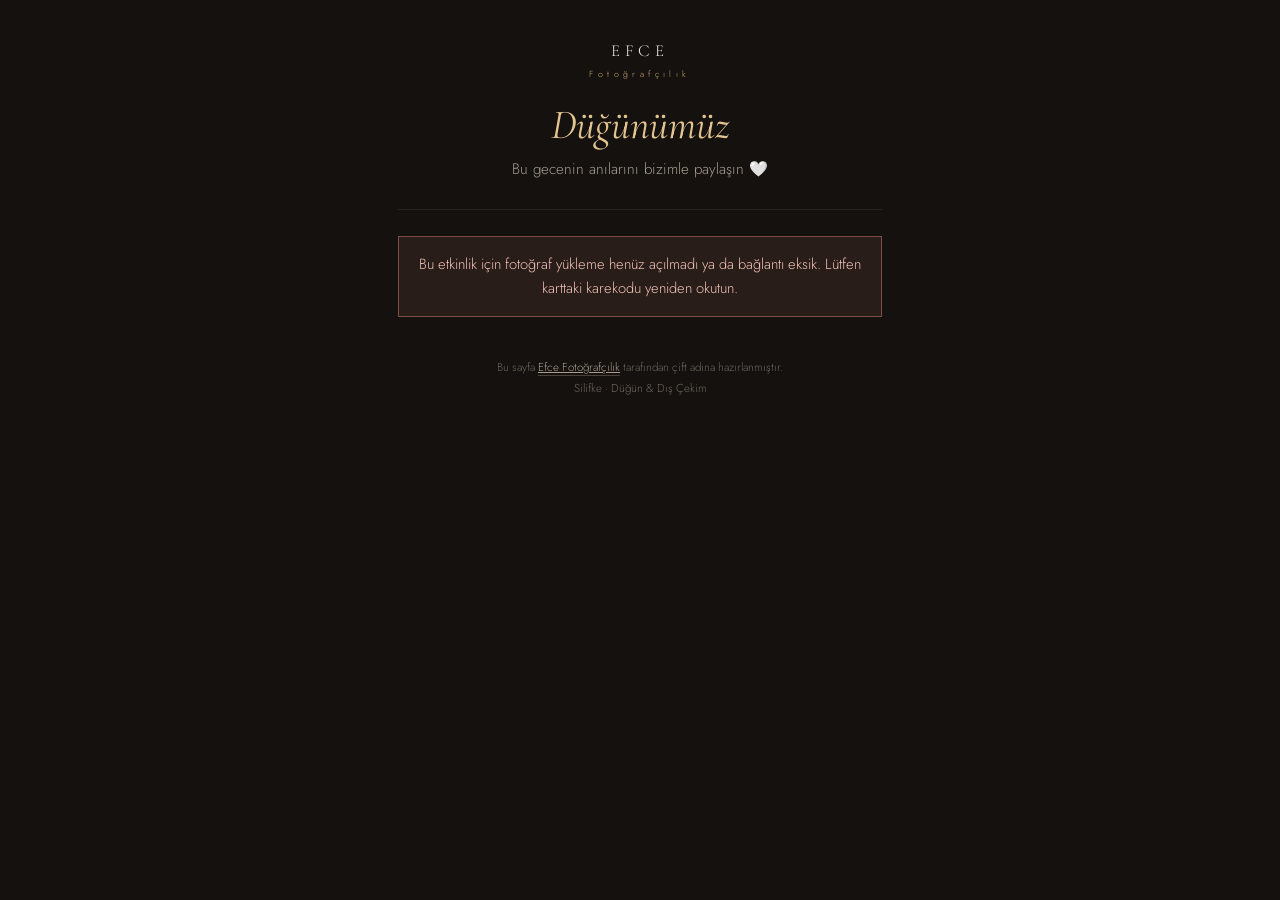
<file: qr/yukle.html>
<!doctype html>
<html lang="tr">
<head>
<meta charset="utf-8">
<meta name="viewport" content="width=device-width, initial-scale=1, viewport-fit=cover">
<title>Anılarınızı Paylaşın · Efce Fotoğrafçılık</title>
<meta name="robots" content="noindex">
<meta name="theme-color" content="#14110f">
<link rel="icon" href="data:image/svg+xml,<svg xmlns='http://www.w3.org/2000/svg' viewBox='0 0 64 64'><rect width='64' height='64' rx='14' fill='%2314110f'/><circle cx='32' cy='32' r='15' fill='none' stroke='%23c9a46a' stroke-width='4'/><circle cx='32' cy='32' r='5' fill='%23c9a46a'/></svg>">
<link rel="preconnect" href="https://fonts.googleapis.com"><link rel="preconnect" href="https://fonts.gstatic.com" crossorigin>
<link href="https://fonts.googleapis.com/css2?family=Cormorant+Garamond:ital,wght@0,400;0,500;1,400;1,500&family=Jost:wght@300;400;500&display=swap" rel="stylesheet">
<style>
:root{--ink:#14110f;--ink2:#1d1916;--ink3:#2a2420;--cream:#f4efe8;--cream2:#e9e1d6;--muted:#a69b8e;--gold:#c9a46a;--gold2:#e2c48f;--ok:#7fbf8e;--err:#e08a7a}
*{box-sizing:border-box;margin:0;padding:0}
body{background:var(--ink);color:var(--cream);font-family:'Jost',system-ui,sans-serif;font-weight:300;min-height:100svh;line-height:1.6;-webkit-font-smoothing:antialiased}
.app{max-width:520px;margin:0 auto;padding:calc(28px + env(safe-area-inset-top)) 18px calc(40px + env(safe-area-inset-bottom))}
header{text-align:center;padding:10px 0 28px;border-bottom:1px solid var(--ink3);margin-bottom:26px}
.logo{font-family:'Cormorant Garamond',serif;letter-spacing:.3em;font-size:1.05rem}
.logo small{display:block;font-family:'Jost';font-size:.55rem;letter-spacing:.5em;color:var(--gold);margin-top:2px}
h1{font-family:'Cormorant Garamond',serif;font-weight:400;font-style:italic;font-size:2.6rem;line-height:1.1;margin:22px 0 8px;color:var(--gold2)}
.sub{color:var(--muted);font-size:.95rem}
.demo{background:rgba(201,164,106,.12);border:1px solid rgba(201,164,106,.4);color:var(--gold2);padding:12px 14px;font-size:.85rem;margin-bottom:20px;text-align:center}
.off{background:rgba(224,138,122,.1);border:1px solid rgba(224,138,122,.45);color:#f0c1b6;padding:16px;font-size:.92rem;text-align:center}
label.f{display:block;font-size:.7rem;letter-spacing:.2em;text-transform:uppercase;color:var(--muted);margin-bottom:22px}
input[type=text]{width:100%;background:transparent;border:0;border-bottom:1px solid #4a4038;color:var(--cream);font:inherit;font-size:1.05rem;padding:10px 0;outline:none;margin-top:6px}
input[type=text]:focus{border-color:var(--gold)}
.pick{display:flex;flex-direction:column;align-items:center;gap:10px;border:1.5px dashed rgba(201,164,106,.55);padding:34px 16px;text-align:center;cursor:pointer;transition:.3s;background:rgba(201,164,106,.04)}
.pick:active{background:rgba(201,164,106,.12)}
.pick svg{width:44px;height:44px;stroke:var(--gold);fill:none;stroke-width:1.3}
.pick b{font-family:'Cormorant Garamond',serif;font-weight:500;font-size:1.6rem}
.pick span{color:var(--muted);font-size:.85rem}
.pick input{display:none}
.thumbs{display:grid;grid-template-columns:repeat(4,1fr);gap:6px;margin:18px 0}
.th{position:relative;aspect-ratio:1;background:var(--ink2);overflow:hidden}
.th img{width:100%;height:100%;object-fit:cover;display:block}
.th .bar{position:absolute;left:0;bottom:0;height:4px;background:var(--gold);width:0;transition:width .3s}
.th.ok::after,.th.err::after{content:"✓";position:absolute;inset:0;display:grid;place-items:center;font-size:1.6rem;background:rgba(20,17,15,.55);color:var(--ok)}
.th.err::after{content:"!";color:var(--err)}
.th button{position:absolute;top:3px;right:3px;width:24px;height:24px;border-radius:50%;border:0;background:rgba(20,17,15,.75);color:var(--cream);font-size:.9rem;cursor:pointer}
.th.busy button,.th.ok button{display:none}
.consent{display:flex;gap:12px;align-items:flex-start;font-size:.85rem;color:var(--cream2);margin:8px 0 22px;cursor:pointer}
.consent input{margin-top:4px;width:18px;height:18px;accent-color:var(--gold);flex:none}
.btn{width:100%;padding:17px;border:0;background:var(--gold);color:var(--ink);font:inherit;font-weight:500;font-size:.85rem;letter-spacing:.2em;text-transform:uppercase;cursor:pointer;transition:.3s}
.btn:disabled{opacity:.4;cursor:not-allowed}
.btn.ghost{background:transparent;color:var(--cream);border:1px solid rgba(244,239,232,.35);margin-top:12px}
.status{text-align:center;color:var(--muted);font-size:.9rem;margin-top:14px;min-height:1.4em}
.done{text-align:center;padding:30px 0}
.done .big{font-family:'Cormorant Garamond',serif;font-style:italic;font-size:2.4rem;color:var(--gold2)}
.done p{color:var(--muted);margin:10px 0 28px}
footer{text-align:center;font-size:.72rem;color:#6f655b;margin-top:40px;line-height:1.8}
footer a{color:var(--muted);border-bottom:1px solid #4a4038}
[hidden]{display:none!important}
</style>
</head>
<body>
<div class="app">
  <header>
    <div class="logo">EFCE<small>Fotoğrafçılık</small></div>
    <h1 id="cift">Düğünümüz</h1>
    <p class="sub">Bu gecenin anılarını bizimle paylaşın 🤍</p>
  </header>

  <div class="demo" id="demo" hidden>Bu bir <b>örnek ekrandır</b>. Fotoğraflar hiçbir yere gönderilmez; misafirlerinizin göreceği deneyimi gösterir.</div>
  <div class="off" id="off" hidden>Bu etkinlik için fotoğraf yükleme henüz açılmadı ya da bağlantı eksik. Lütfen karttaki karekodu yeniden okutun.</div>

  <main id="form">
    <label class="f">Adınız (isteğe bağlı)<input type="text" id="ad" maxlength="40" autocomplete="name" placeholder="Çiftin sizi tanıması için"></label>

    <label class="pick" id="pick">
      <svg viewBox="0 0 48 48"><rect x="5" y="11" width="38" height="28" rx="3"/><circle cx="24" cy="25" r="8"/><path d="M17 11l3-5h8l3 5"/></svg>
      <b>Fotoğraf seçin</b>
      <span>Galerinizden istediğiniz kadar seçebilirsiniz</span>
      <input type="file" id="dosya" accept="image/*" multiple>
    </label>

    <div class="thumbs" id="thumbs"></div>

    <label class="consent"><input type="checkbox" id="onay"><span>Fotoğraflarımın çift ve Efce Fotoğrafçılık ile paylaşılmasını kabul ediyorum. Fotoğraflar yalnızca çiftin anı albümü için kullanılır.</span></label>
    <button class="btn" id="gonder" disabled>Gönder</button>
    <p class="status" id="durum"></p>
  </main>

  <section class="done" id="bitti" hidden>
    <div class="big">Teşekkürler!</div>
    <p id="bittiMetin"></p>
    <button class="btn" id="tekrar">Daha fazla fotoğraf gönder</button>
  </section>

  <footer>Bu sayfa <a href="https://efcefotografcilik.com.tr" target="_blank" rel="noopener">Efce Fotoğrafçılık</a> tarafından çift adına hazırlanmıştır.<br>Silifke · Düğün &amp; Dış Çekim</footer>
</div>

<script src="ayar.js"></script>
<script>
const P = new URLSearchParams(location.search);
const kod = (P.get('d') || '').toLowerCase().replace(/[^a-z0-9-]/g, '');
const cift = (P.get('c') || '').slice(0, 60);
const demo = kod === 'ornek';
const endpoint = (window.QR_AYAR && QR_AYAR.endpoint) || '';
const $ = id => document.getElementById(id);

if (cift) { $('cift').textContent = cift; document.title = `${cift} · Anılarınızı Paylaşın`; }
if (demo) $('demo').hidden = false;
else if (!kod || !endpoint) { $('off').hidden = false; $('form').hidden = true; }

let liste = [];   // {file, el, durum}
const MAKS = 2560, KALITE = .88, PARALEL = 2;

function guncelle() {
  const bekleyen = liste.filter(x => x.durum !== 'ok').length;
  $('gonder').disabled = !bekleyen || !$('onay').checked;
  $('gonder').textContent = bekleyen ? `${bekleyen} fotoğrafı gönder` : 'Gönder';
}
$('onay').onchange = guncelle;

$('dosya').onchange = e => {
  for (const f of e.target.files) {
    if (!f.type.startsWith('image/') && !/\.(heic|heif)$/i.test(f.name)) continue;
    const el = document.createElement('div'); el.className = 'th';
    const img = document.createElement('img'); img.alt = ''; img.src = URL.createObjectURL(f);
    const bar = document.createElement('i'); bar.className = 'bar';
    const x = document.createElement('button'); x.type = 'button'; x.textContent = '×'; x.setAttribute('aria-label', 'Kaldır');
    const kayit = { file: f, el, bar, durum: 'bekliyor' };
    x.onclick = () => { liste = liste.filter(k => k !== kayit); el.remove(); guncelle(); };
    el.append(img, bar, x); $('thumbs').append(el); liste.push(kayit);
  }
  e.target.value = ''; guncelle();
};

async function kucult(file) {
  try {
    const bmp = await createImageBitmap(file, { imageOrientation: 'from-image' });
    const s = Math.min(1, MAKS / Math.max(bmp.width, bmp.height));
    const c = document.createElement('canvas'); c.width = Math.round(bmp.width * s); c.height = Math.round(bmp.height * s);
    c.getContext('2d').drawImage(bmp, 0, 0, c.width, c.height);
    const blob = await new Promise(r => c.toBlob(r, 'image/jpeg', KALITE));
    return { blob, mime: 'image/jpeg' };
  } catch { return { blob: file, mime: file.type || 'image/heic' }; }   // çözülemeyen biçim (ör. HEIC) olduğu gibi gönderilir
}
const b64 = blob => new Promise((ok, no) => { const r = new FileReader(); r.onload = () => ok(r.result.split(',')[1]); r.onerror = no; r.readAsDataURL(blob); });

async function yukle(k) {
  k.durum = 'gidiyor'; k.el.className = 'th busy'; k.bar.style.width = '25%';
  try {
    if (demo) { await new Promise(r => setTimeout(r, 500 + Math.random() * 700)); }
    else {
      const { blob, mime } = await kucult(k.file); k.bar.style.width = '55%';
      const veri = await b64(blob); k.bar.style.width = '75%';
      const res = await fetch(endpoint, { method: 'POST', headers: { 'Content-Type': 'text/plain;charset=utf-8' },
        body: JSON.stringify({ etkinlik: kod, ad: $('ad').value.trim(), mime, veri }) });
      const j = await res.json(); if (!j.ok) throw new Error(j.hata || 'hata');
    }
    k.durum = 'ok'; k.el.className = 'th ok'; k.bar.style.width = '100%';
  } catch (err) { k.durum = 'hata'; k.el.className = 'th err'; k.bar.style.width = '0'; console.warn(err); }
}

$('gonder').onclick = async () => {
  const is = liste.filter(k => k.durum !== 'ok'); if (!is.length) return;
  $('gonder').disabled = true; $('pick').style.pointerEvents = 'none';
  let i = 0, biten = 0;
  const isci = async () => { while (i < is.length) { const k = is[i++]; await yukle(k); biten++; $('durum').textContent = `${biten} / ${is.length} gönderildi…`; } };
  await Promise.all(Array.from({ length: PARALEL }, isci));
  $('pick').style.pointerEvents = '';
  const hatali = liste.filter(k => k.durum === 'hata').length, ok = liste.filter(k => k.durum === 'ok').length;
  if (hatali) { $('durum').textContent = `${hatali} fotoğraf gönderilemedi. İnternetinizi kontrol edip tekrar deneyin.`; guncelle(); return; }
  $('form').hidden = true; $('bitti').hidden = false;
  $('bittiMetin').textContent = demo ? `${ok} fotoğraf (örnek) gönderildi. Gerçek düğünde bu fotoğraflar çiftin albümüne düşer.` : `${ok} fotoğrafınız ${cift || 'çiftin'} anı albümüne eklendi.`;
};
$('tekrar').onclick = () => { liste.forEach(k => k.el.remove()); liste = []; $('durum').textContent = ''; $('bitti').hidden = true; $('form').hidden = false; guncelle(); };
</script>
</body>
</html>
</file>
<file: assets/site.css>
:root{
  --ink:#14110f; --ink2:#1d1916; --ink3:#2a2420;
  --cream:#f4efe8; --cream2:#e9e1d6; --muted:#a69b8e; --muted-d:#6f655b;
  --gold:#c9a46a; --gold2:#e2c48f;
  --serif:'Cormorant Garamond',Georgia,serif; --sans:'Jost',system-ui,sans-serif;
  --pad:clamp(16px,5vw,72px);
}
*{box-sizing:border-box;margin:0;padding:0}
html{scroll-behavior:smooth}
body{background:var(--ink);color:var(--cream);font-family:var(--sans);font-weight:300;line-height:1.7;-webkit-font-smoothing:antialiased;overflow-x:hidden}
img{display:block;max-width:100%;height:auto}
a{color:inherit;text-decoration:none}
.wrap{max-width:1240px;margin:0 auto;padding:0 var(--pad)}
.eyebrow{font-size:.74rem;letter-spacing:.32em;text-transform:uppercase;color:var(--gold)}
h1,h2,h3{font-family:var(--serif);font-weight:400;line-height:1.08;letter-spacing:-.01em}
h2{font-size:clamp(2.2rem,5vw,3.8rem)}
h2 em,h1 em{font-style:italic;color:var(--gold2)}
.lead{color:var(--muted);font-size:1.06rem;max-width:56ch}
section{padding:clamp(80px,12vw,150px) 0}
.btn{display:inline-flex;align-items:center;gap:.6em;padding:15px 28px;border:1px solid var(--gold);color:var(--ink);background:var(--gold);font-size:.8rem;letter-spacing:.2em;text-transform:uppercase;font-weight:500;transition:.35s;cursor:pointer;font-family:var(--sans)}
.btn:hover{background:var(--gold2);border-color:var(--gold2)}
.btn.ghost{background:transparent;color:var(--cream);border-color:rgba(244,239,232,.4)}
.btn.ghost:hover{border-color:var(--cream);background:rgba(244,239,232,.08)}
.btn svg{width:16px;height:16px}

/* NAV */
nav{position:fixed;inset:0 0 auto;z-index:50;transition:.4s;padding:22px 0}
nav::before{content:"";position:absolute;inset:0;z-index:-1;opacity:0;transition:opacity .4s;background:rgba(20,17,15,.88);-webkit-backdrop-filter:blur(14px);backdrop-filter:blur(14px);border-bottom:1px solid rgba(201,164,106,.15)}
nav.solid{padding:12px 0}
nav.solid::before{opacity:1}
nav .wrap{display:flex;align-items:center;justify-content:space-between;gap:20px}
.logo{display:flex;flex-direction:column;line-height:1}
.logo b{font-family:var(--serif);font-weight:500;font-size:1.9rem;letter-spacing:.24em}
.logo small{font-size:.58rem;letter-spacing:.48em;color:var(--gold);margin-top:4px;text-transform:uppercase}
.links{display:flex;gap:34px;font-size:.78rem;letter-spacing:.18em;text-transform:uppercase}
.links a{position:relative;opacity:.85}
.links a::after{content:"";position:absolute;left:0;bottom:-6px;width:0;height:1px;background:var(--gold);transition:.3s}
.links a:hover{opacity:1}.links a:hover::after{width:100%}
.nav-cta{padding:11px 20px}
.burger{display:none;background:none;border:0;color:var(--cream);cursor:pointer;width:40px;height:40px}
@media(max-width:940px){
  .links{position:fixed;inset:0;background:var(--ink);flex-direction:column;align-items:center;justify-content:center;gap:28px;font-size:1rem;transform:translateY(-100%);transition:.5s;z-index:-1}
  .links.open{transform:none}
  .burger{display:block}
  .nav-cta{display:none}
}

/* HERO */
.hero{position:relative;height:100svh;min-height:600px;overflow:hidden;display:flex;align-items:flex-end}
.slide{position:absolute;inset:0;background-size:cover;background-position:center;opacity:0;transition:opacity 1.8s ease;transform:scale(1.08)}
.slide.on{opacity:1;animation:kb 9s ease-out forwards}
@keyframes kb{to{transform:scale(1)}}
.hero::after{content:"";position:absolute;inset:0;background:linear-gradient(90deg,rgba(20,17,15,.72) 0%,rgba(20,17,15,.38) 45%,rgba(20,17,15,0) 75%),linear-gradient(180deg,rgba(20,17,15,.55) 0%,rgba(20,17,15,.1) 30%,rgba(20,17,15,.4) 62%,rgba(20,17,15,.95) 100%)}
.hero h1,.hero .lead,.hero .eyebrow{text-shadow:0 2px 24px rgba(0,0,0,.45)}
.hero .wrap{position:relative;z-index:2;width:100%;padding-bottom:clamp(60px,10vh,110px)}
.hero h1{font-size:clamp(2.8rem,8vw,6.6rem);max-width:13ch;margin:18px 0 22px}
.hero .lead{color:var(--cream2);margin-bottom:34px}
.hero-btns{display:flex;gap:14px;flex-wrap:wrap}
.dots{position:absolute;right:var(--pad);bottom:clamp(60px,10vh,110px);z-index:3;display:flex;gap:10px}
.dots button{width:34px;height:2px;border:0;background:rgba(244,239,232,.3);cursor:pointer;padding:0}
.dots button.on{background:var(--gold)}
@media(max-width:640px){.dots{display:none}}
.scroll-hint{position:absolute;left:50%;bottom:22px;z-index:3;width:1px;height:46px;background:linear-gradient(var(--gold),transparent);animation:sh 2s infinite}
@keyframes sh{0%{transform:scaleY(0);transform-origin:top}50%{transform:scaleY(1);transform-origin:top}51%{transform-origin:bottom}100%{transform:scaleY(0);transform-origin:bottom}}

/* PROMISE STRIP */
.strip{border-top:1px solid var(--ink3);border-bottom:1px solid var(--ink3);background:var(--ink2)}
.strip .wrap{display:grid;grid-template-columns:repeat(4,1fr)}
.strip div{padding:28px 18px;text-align:center;border-left:1px solid var(--ink3)}
.strip div:first-child{border-left:0}
.strip b{display:block;font-family:var(--serif);font-size:1.5rem;font-weight:500;color:var(--gold2)}
.strip span{font-size:.78rem;letter-spacing:.12em;color:var(--muted);text-transform:uppercase}
@media(max-width:760px){.strip .wrap{grid-template-columns:1fr 1fr}.strip div:nth-child(3){border-left:0}.strip div:nth-child(n+3){border-top:1px solid var(--ink3)}}

/* ABOUT */
.about .wrap{display:grid;grid-template-columns:1fr 1.05fr;gap:clamp(40px,7vw,110px);align-items:center}
.about-img{position:relative}
.about-img img{width:100%;aspect-ratio:4/5;object-fit:cover}
.about-img::before{content:"";position:absolute;inset:-18px 18px 18px -18px;border:1px solid var(--gold);opacity:.5;z-index:-1}
.about-img .tag{position:absolute;right:-20px;bottom:40px;background:var(--cream);color:var(--ink);padding:18px 24px;font-family:var(--serif);font-size:1.25rem;font-style:italic;line-height:1.2;box-shadow:0 20px 50px rgba(0,0,0,.4)}
.about h2{margin:16px 0 24px}
.about p+p{margin-top:16px}
.sign{font-family:var(--serif);font-style:italic;font-size:1.6rem;color:var(--gold2);margin-top:28px}
@media(max-width:860px){.about .wrap{grid-template-columns:1fr}.about-img .tag{right:12px}}

/* SERVICES */
.services{background:var(--cream);color:var(--ink)}
.services .lead{color:var(--muted-d)}
.sec-head{display:flex;justify-content:space-between;align-items:flex-end;gap:30px;flex-wrap:wrap;margin-bottom:60px}
.sec-head h2{margin-top:14px}
.svc{display:grid;grid-template-columns:repeat(3,1fr);gap:1px;background:#d8cfc2;border:1px solid #d8cfc2}
.svc article{background:var(--cream);padding:42px 34px;transition:.4s;position:relative}
.svc article:hover{background:#fff}
.svc .n{font-family:var(--serif);font-size:.95rem;color:#a7895a;letter-spacing:.1em}
.svc h3{font-size:1.75rem;margin:14px 0 12px}
.svc p{color:var(--muted-d);font-size:.95rem}
.svc svg{width:30px;height:30px;stroke:#a7895a;fill:none;stroke-width:1.2;position:absolute;right:30px;top:40px;transition:.4s}
.svc article:hover svg{transform:rotate(-8deg) scale(1.1)}
@media(max-width:900px){.svc{grid-template-columns:1fr 1fr}}
@media(max-width:600px){.svc{grid-template-columns:1fr}}

/* PORTFOLIO */
.filters{display:flex;gap:8px;flex-wrap:wrap}
.filters button{background:none;border:1px solid var(--ink3);color:var(--muted);padding:10px 18px;font-family:var(--sans);font-size:.74rem;letter-spacing:.18em;text-transform:uppercase;cursor:pointer;transition:.3s}
.filters button.on,.filters button:hover{border-color:var(--gold);color:var(--cream)}
.grid{columns:3 300px;column-gap:14px}
.grid figure{break-inside:avoid;margin-bottom:14px;position:relative;overflow:hidden;cursor:zoom-in;transition:opacity .4s}
.grid figure.hide{display:none}
.grid img{width:100%;transition:transform 1.1s cubic-bezier(.2,.7,.2,1),filter .6s}
.grid figure:hover img{transform:scale(1.05)}
.grid figcaption{position:absolute;inset:auto 0 0;padding:40px 20px 16px;background:linear-gradient(transparent,rgba(20,17,15,.85));font-family:var(--serif);font-size:1.2rem;font-style:italic;opacity:0;transform:translateY(10px);transition:.4s}
.grid figure:hover figcaption{opacity:1;transform:none}
.note{margin-top:30px;color:var(--muted);font-size:.85rem;text-align:center}
.note a{color:var(--gold2);border-bottom:1px solid}

/* LIGHTBOX */
.lb{position:fixed;inset:0;z-index:100;background:rgba(10,8,7,.96);display:none;align-items:center;justify-content:center;padding:60px 16px}
.lb.open{display:flex}
.lb img{max-height:86vh;max-width:min(1100px,100%);object-fit:contain;box-shadow:0 30px 80px rgba(0,0,0,.6)}
.lb button{position:absolute;background:none;border:0;color:var(--cream);font-size:2.4rem;cursor:pointer;width:56px;height:56px;opacity:.75;font-family:var(--serif)}
.lb button:hover{opacity:1;color:var(--gold2)}
.lb .x{top:12px;right:12px}.lb .pv{left:8px;top:50%;transform:translateY(-50%)}.lb .nx{right:8px;top:50%;transform:translateY(-50%)}

/* LOCATIONS */
.places{background:var(--ink2)}
.place-list{display:grid;grid-template-columns:repeat(4,1fr);gap:14px}
.place{border:1px solid var(--ink3);padding:30px 26px;position:relative;overflow:hidden;transition:.4s;min-height:230px;display:flex;flex-direction:column}
.place::before{content:"";position:absolute;inset:0;background:radial-gradient(circle at 100% 0,rgba(201,164,106,.18),transparent 60%);opacity:0;transition:.4s}
.place:hover{border-color:rgba(201,164,106,.5);transform:translateY(-4px)}
.place:hover::before{opacity:1}
.place .km{font-size:.7rem;letter-spacing:.2em;color:var(--gold);text-transform:uppercase}
.place h3{font-size:1.6rem;margin:10px 0 10px}
.place p{color:var(--muted);font-size:.9rem;flex:1}
.place .when{margin-top:16px;font-size:.75rem;letter-spacing:.12em;text-transform:uppercase;color:var(--cream2);display:flex;align-items:center;gap:8px}
.place .when::before{content:"";width:18px;height:1px;background:var(--gold)}
@media(max-width:1000px){.place-list{grid-template-columns:1fr 1fr}}
@media(max-width:560px){.place-list{grid-template-columns:1fr}}

/* PROCESS */
.steps{display:grid;grid-template-columns:repeat(4,1fr);gap:40px;counter-reset:s;margin-top:60px}
.step{counter-increment:s;border-top:1px solid var(--ink3);padding-top:26px;position:relative}
.step::before{content:"0" counter(s);font-family:var(--serif);font-size:3.4rem;color:transparent;-webkit-text-stroke:1px var(--gold);line-height:1;display:block;margin-bottom:18px}
.step::after{content:"";position:absolute;top:-1px;left:0;width:40px;height:1px;background:var(--gold)}
.step h3{font-size:1.5rem;margin-bottom:8px}
.step p{color:var(--muted);font-size:.93rem}
@media(max-width:900px){.steps{grid-template-columns:1fr 1fr}}
@media(max-width:520px){.steps{grid-template-columns:1fr}}

/* ALBUMS */
.albums{position:relative;background:linear-gradient(rgba(20,17,15,.82),rgba(20,17,15,.92)),url(img/p4.jpg) center/cover fixed}
.albums .wrap{text-align:center}
.albums .lead{margin:22px auto 50px}
.mats{display:flex;justify-content:center;flex-wrap:wrap;gap:12px}
.mats span{border:1px solid rgba(201,164,106,.45);padding:14px 26px;font-family:var(--serif);font-size:1.3rem;font-style:italic;background:rgba(20,17,15,.4)}
@media(max-width:700px){.albums{background-attachment:scroll}}

/* REVIEW */
.review .wrap{text-align:center;max-width:860px}
.stars{color:var(--gold);letter-spacing:.3em;font-size:1.1rem}
.review blockquote{font-family:var(--serif);font-size:clamp(1.6rem,3.4vw,2.5rem);font-style:italic;line-height:1.3;margin:24px 0}
.review cite{font-style:normal;font-size:.8rem;letter-spacing:.2em;text-transform:uppercase;color:var(--muted)}

/* FAQ */
.faq{background:var(--cream);color:var(--ink)}
.faq .wrap{display:grid;grid-template-columns:1fr 1.5fr;gap:clamp(40px,6vw,90px)}
.faq .lead{color:var(--muted-d);margin-top:20px}
details{border-bottom:1px solid #d8cfc2;padding:22px 0}
details:first-child{border-top:1px solid #d8cfc2}
summary{list-style:none;cursor:pointer;font-family:var(--serif);font-size:1.4rem;display:flex;justify-content:space-between;gap:20px;align-items:center}
summary::-webkit-details-marker{display:none}
summary::after{content:"+";font-family:var(--sans);font-weight:300;font-size:1.6rem;color:#a7895a;transition:.3s}
details[open] summary::after{transform:rotate(45deg)}
details p{color:var(--muted-d);margin-top:12px;max-width:62ch}
@media(max-width:860px){.faq .wrap{grid-template-columns:1fr}}

/* CONTACT */
.contact .wrap{display:grid;grid-template-columns:1fr 1fr;gap:clamp(40px,6vw,90px)}
.contact h2{margin:14px 0 22px}
.info{margin-top:40px;display:grid;gap:22px}
.info div{display:flex;gap:16px;align-items:flex-start}
.info svg{width:22px;height:22px;stroke:var(--gold);fill:none;stroke-width:1.4;flex:none;margin-top:4px}
.info small{display:block;font-size:.7rem;letter-spacing:.2em;text-transform:uppercase;color:var(--muted)}
.info a:hover{color:var(--gold2)}
form{background:var(--ink2);border:1px solid var(--ink3);padding:clamp(26px,4vw,46px);display:grid;gap:18px}
form h3{font-size:1.9rem}
.row{display:grid;grid-template-columns:1fr 1fr;gap:16px}
@media(max-width:520px){.row{grid-template-columns:1fr}}
label{font-size:.7rem;letter-spacing:.2em;text-transform:uppercase;color:var(--muted);display:grid;gap:8px}
input,select,textarea{background:transparent;border:0;border-bottom:1px solid #4a4038;color:var(--cream);font-family:var(--sans);font-size:1rem;font-weight:300;padding:10px 0;outline:none;transition:.3s;width:100%}
select option{background:var(--ink2)}
input:focus,select:focus,textarea:focus{border-color:var(--gold)}
textarea{resize:vertical;min-height:90px}
form .btn{justify-content:center;margin-top:8px}
form .fine{font-size:.78rem;color:var(--muted);text-align:center}
.map{margin-top:clamp(50px,7vw,80px);height:340px;border:1px solid var(--ink3);filter:grayscale(1) invert(.92) contrast(.9) sepia(.15)}
.map iframe{width:100%;height:100%;border:0}
@media(max-width:860px){.contact .wrap{grid-template-columns:1fr}}

/* FOOTER */
footer{border-top:1px solid var(--ink3);padding:50px 0 34px;text-align:center}
footer .logo{align-items:center;margin-bottom:22px}
.social{display:flex;justify-content:center;gap:14px;margin-bottom:24px}
.social a{width:44px;height:44px;border:1px solid var(--ink3);display:grid;place-items:center;transition:.3s}
.social a:hover{border-color:var(--gold);color:var(--gold)}
.social svg{width:18px;height:18px}
footer p{font-size:.78rem;color:var(--muted-d);letter-spacing:.06em}

/* WA FLOAT */
.wa{position:fixed;right:20px;bottom:20px;z-index:60;width:58px;height:58px;border-radius:50%;background:#25d366;display:grid;place-items:center;box-shadow:0 10px 30px rgba(0,0,0,.4);transition:.3s}
.wa:hover{transform:scale(1.08)}
.wa svg{width:30px;height:30px;fill:#fff}
.wa::before{content:"";position:absolute;inset:0;border-radius:50%;border:2px solid #25d366;animation:pulse 2.4s infinite}
@keyframes pulse{to{transform:scale(1.5);opacity:0}}

/* REVEAL */
.rv{opacity:0;transform:translateY(34px);transition:opacity 1s ease,transform 1s cubic-bezier(.2,.7,.2,1)}
.rv.in{opacity:1;transform:none}
@media(prefers-reduced-motion:reduce){*{animation:none!important;transition:none!important}.rv{opacity:1;transform:none}}

/* ---- mekân kartları (bağlantı) ---- */
a.place{color:inherit}
.place .more{margin-top:14px;font-size:.72rem;letter-spacing:.18em;text-transform:uppercase;color:var(--gold);opacity:.85}
.place:hover .more{opacity:1}

/* ---- hizmet: yeni ---- */
.svc .svc-new{background:#fff8ec}
.svc .svc-new .n{color:#b07d2c;font-weight:500}
.svc .more{display:inline-block;margin-top:14px;font-size:.74rem;letter-spacing:.16em;text-transform:uppercase;color:#a7895a;border-bottom:1px solid}

/* ---- QR anı duvarı ---- */
.qr{background:radial-gradient(ellipse at 85% 20%,rgba(201,164,106,.12),transparent 55%),var(--ink)}
.qr-grid{display:grid;grid-template-columns:1.25fr .75fr;gap:clamp(40px,7vw,100px);align-items:center}
.qr h2{margin:16px 0 22px}
.qr-steps{display:grid;grid-template-columns:repeat(3,1fr);gap:22px;margin:40px 0 38px}
.qr-steps>div{border-top:1px solid var(--ink3);padding-top:20px}
.qr-steps b{font-family:var(--serif);font-size:2.2rem;color:transparent;-webkit-text-stroke:1px var(--gold);line-height:1}
.qr-steps h3{font-size:1.35rem;margin:10px 0 6px}
.qr-steps p{color:var(--muted);font-size:.9rem}
.qr-card{perspective:1200px}
.qr-card-in{background:var(--cream);color:var(--ink);padding:38px 30px 30px;text-align:center;box-shadow:0 40px 90px rgba(0,0,0,.55);transform:rotate(-3deg);border:1px solid #d8cfc2;position:relative}
.qr-card-in::before{content:"";position:absolute;inset:10px;border:1px solid #c9a46a;pointer-events:none}
.qr-card-in small{display:block;font-size:.68rem;letter-spacing:.24em;text-transform:uppercase;color:#a7895a}
.qr-card-in b{display:block;font-family:var(--serif);font-weight:500;font-size:2rem;font-style:italic;margin:10px 0 18px}
.qr-box{width:min(190px,60%);margin:0 auto 16px;aspect-ratio:1}
.qr-box svg{width:100%;height:100%;display:block}
.qr-card-in span{display:block;font-size:.8rem;color:var(--muted-d)}
.qr-card-in i{display:block;font-style:normal;font-size:.62rem;letter-spacing:.4em;margin-top:18px;color:#a7895a}
@media(max-width:900px){.qr-grid{grid-template-columns:1fr}.qr-card{max-width:340px;margin:0 auto}}
@media(max-width:640px){.qr-steps{grid-template-columns:1fr}}

/* ---- Google yorum ---- */
.g-review{margin-top:22px;font-size:.92rem;color:var(--muted)}
.g-review a{color:var(--gold2);border-bottom:1px solid}

/* ---- galeri: bağlantılı figür + PhotoSwipe altyazı ---- */
.grid figure a{display:block}
.grid.three{columns:3 240px}
.pswp__caption{position:absolute;left:0;right:0;bottom:18px;text-align:center;font-family:var(--serif);font-style:italic;font-size:1.25rem;color:#f4efe8;text-shadow:0 2px 12px rgba(0,0,0,.6);pointer-events:none}

/* ---- mekân sayfaları ---- */
.page-hero{min-height:78svh;display:flex;align-items:flex-end;background-size:cover;background-position:center;padding:140px 0 clamp(50px,8vh,90px)}
.page-hero h1{font-size:clamp(2.6rem,7vw,5.4rem);max-width:15ch;margin:14px 0 18px;text-shadow:0 2px 24px rgba(0,0,0,.45)}
.page-hero .lead{color:var(--cream2);margin-bottom:30px}
.crumb{font-size:.76rem;letter-spacing:.08em;color:var(--muted);margin-bottom:26px}
.crumb a{color:var(--cream2);border-bottom:1px solid rgba(244,239,232,.3)}
.crumb span{color:var(--gold2)}
.photo-note{margin-top:26px;font-size:.7rem;letter-spacing:.12em;color:rgba(244,239,232,.5)}
.md-grid{display:grid;grid-template-columns:1.3fr 1fr;gap:clamp(40px,6vw,90px);align-items:start}
.mekan-detay h2,.mekan-ipucu h2{margin:14px 0 30px}
.tick{list-style:none;display:grid;gap:18px}
.tick li{padding-left:34px;position:relative;color:var(--cream2);font-size:1.05rem}
.tick li::before{content:"";position:absolute;left:0;top:.75em;width:20px;height:1px;background:var(--gold)}
.when-box,.info-box{border:1px solid var(--ink3);padding:30px;background:var(--ink2)}
.when-box{border-color:rgba(201,164,106,.45);margin-bottom:16px}
.when-box small,.info-box small{display:block;font-size:.68rem;letter-spacing:.24em;text-transform:uppercase;color:var(--gold)}
.when-box b{display:block;font-family:var(--serif);font-weight:500;font-size:2rem;margin:8px 0 10px}
.when-box p,.info-box p{color:var(--muted);font-size:.94rem}
.info-box p{margin-top:10px}
.mekan-ipucu{background:var(--cream);color:var(--ink)}
.mekan-ipucu .eyebrow{color:#a7895a}
.tips{list-style:none;counter-reset:t;display:grid;grid-template-columns:repeat(3,1fr);gap:30px}
.tips li{counter-increment:t;border-top:1px solid #d8cfc2;padding-top:22px;color:var(--muted-d)}
.tips li::before{content:"0" counter(t);display:block;font-family:var(--serif);font-size:2.6rem;color:transparent;-webkit-text-stroke:1px #a7895a;line-height:1;margin-bottom:12px}
.mekan-cta{text-align:center;background:var(--ink2)}
.mekan-cta .lead{margin:18px auto 34px}
.other{margin-top:60px}
.other small{display:block;font-size:.68rem;letter-spacing:.24em;text-transform:uppercase;color:var(--muted);margin-bottom:16px}
.other div{display:flex;flex-wrap:wrap;justify-content:center;gap:10px}
.other a{border:1px solid var(--ink3);padding:10px 18px;font-size:.85rem;transition:.3s}
.other a:hover{border-color:var(--gold);color:var(--gold2)}
@media(max-width:860px){.md-grid{grid-template-columns:1fr}.tips{grid-template-columns:1fr}}
</file>
